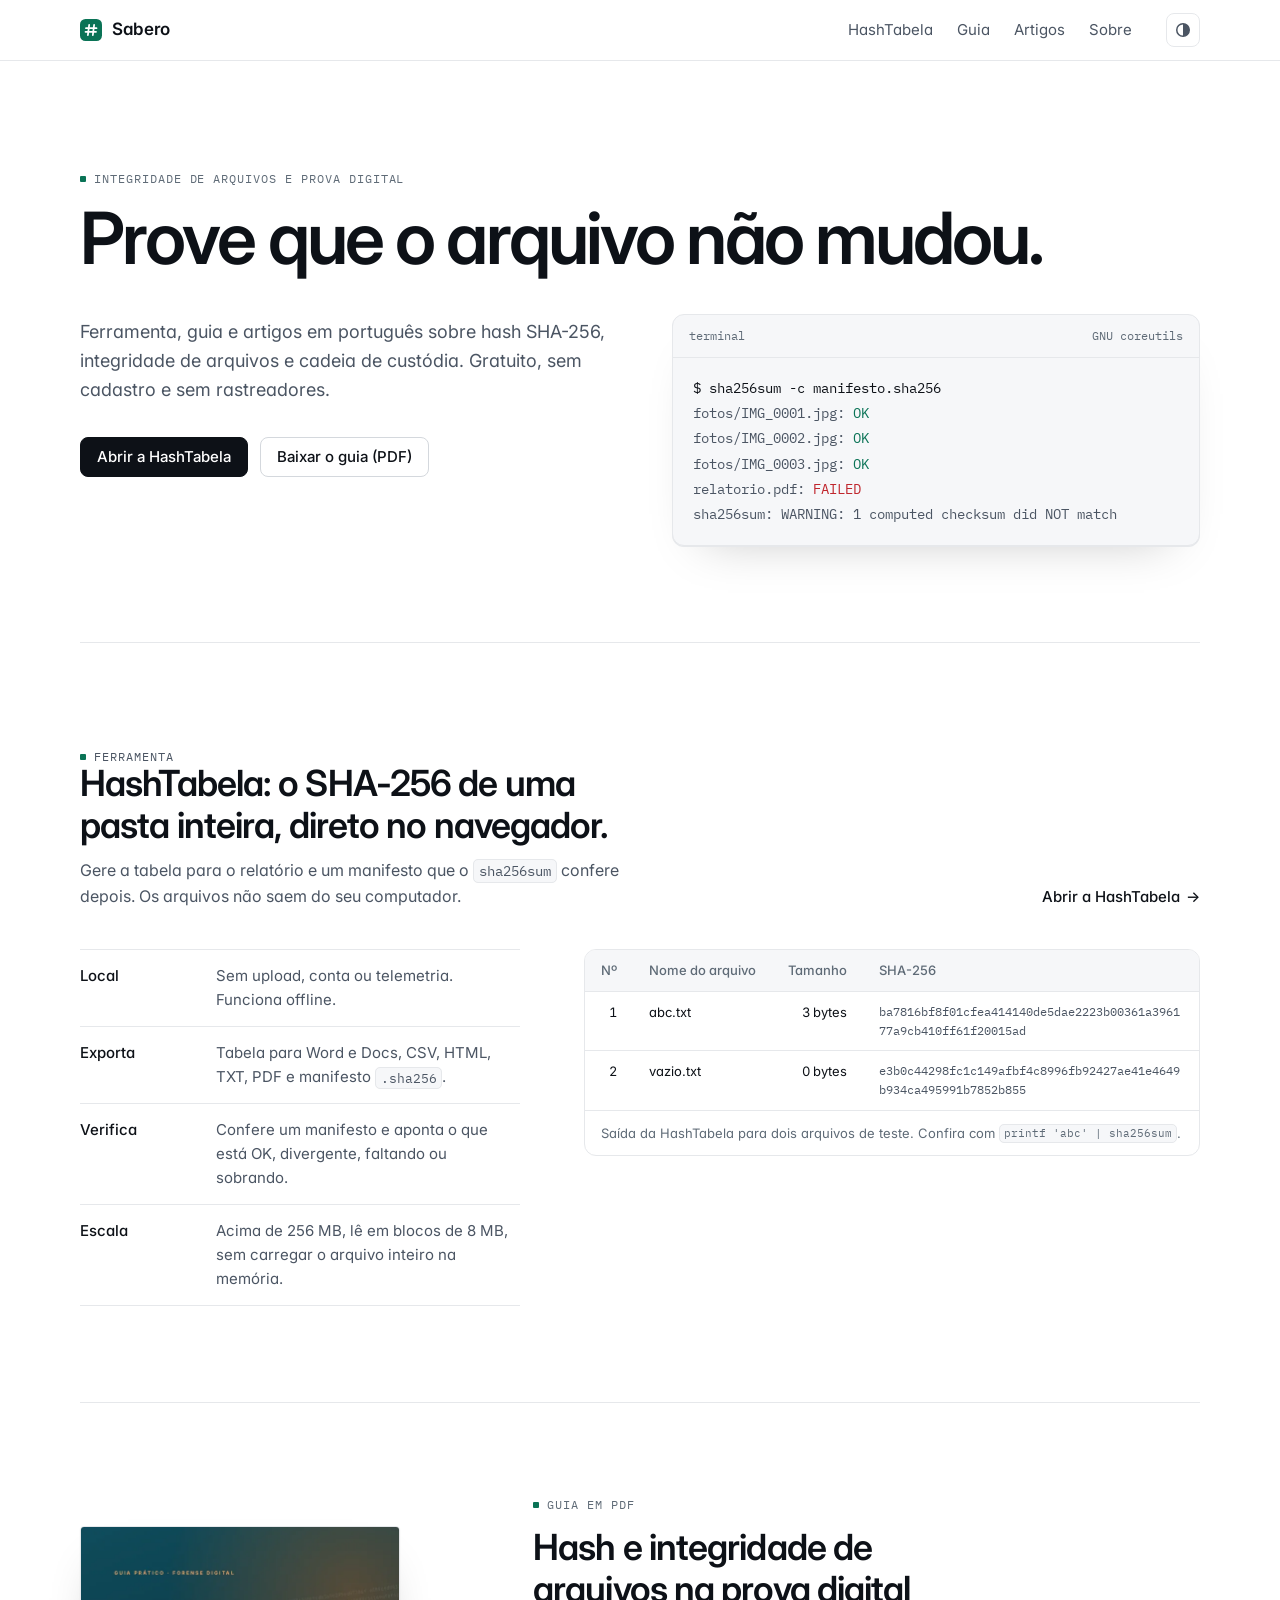
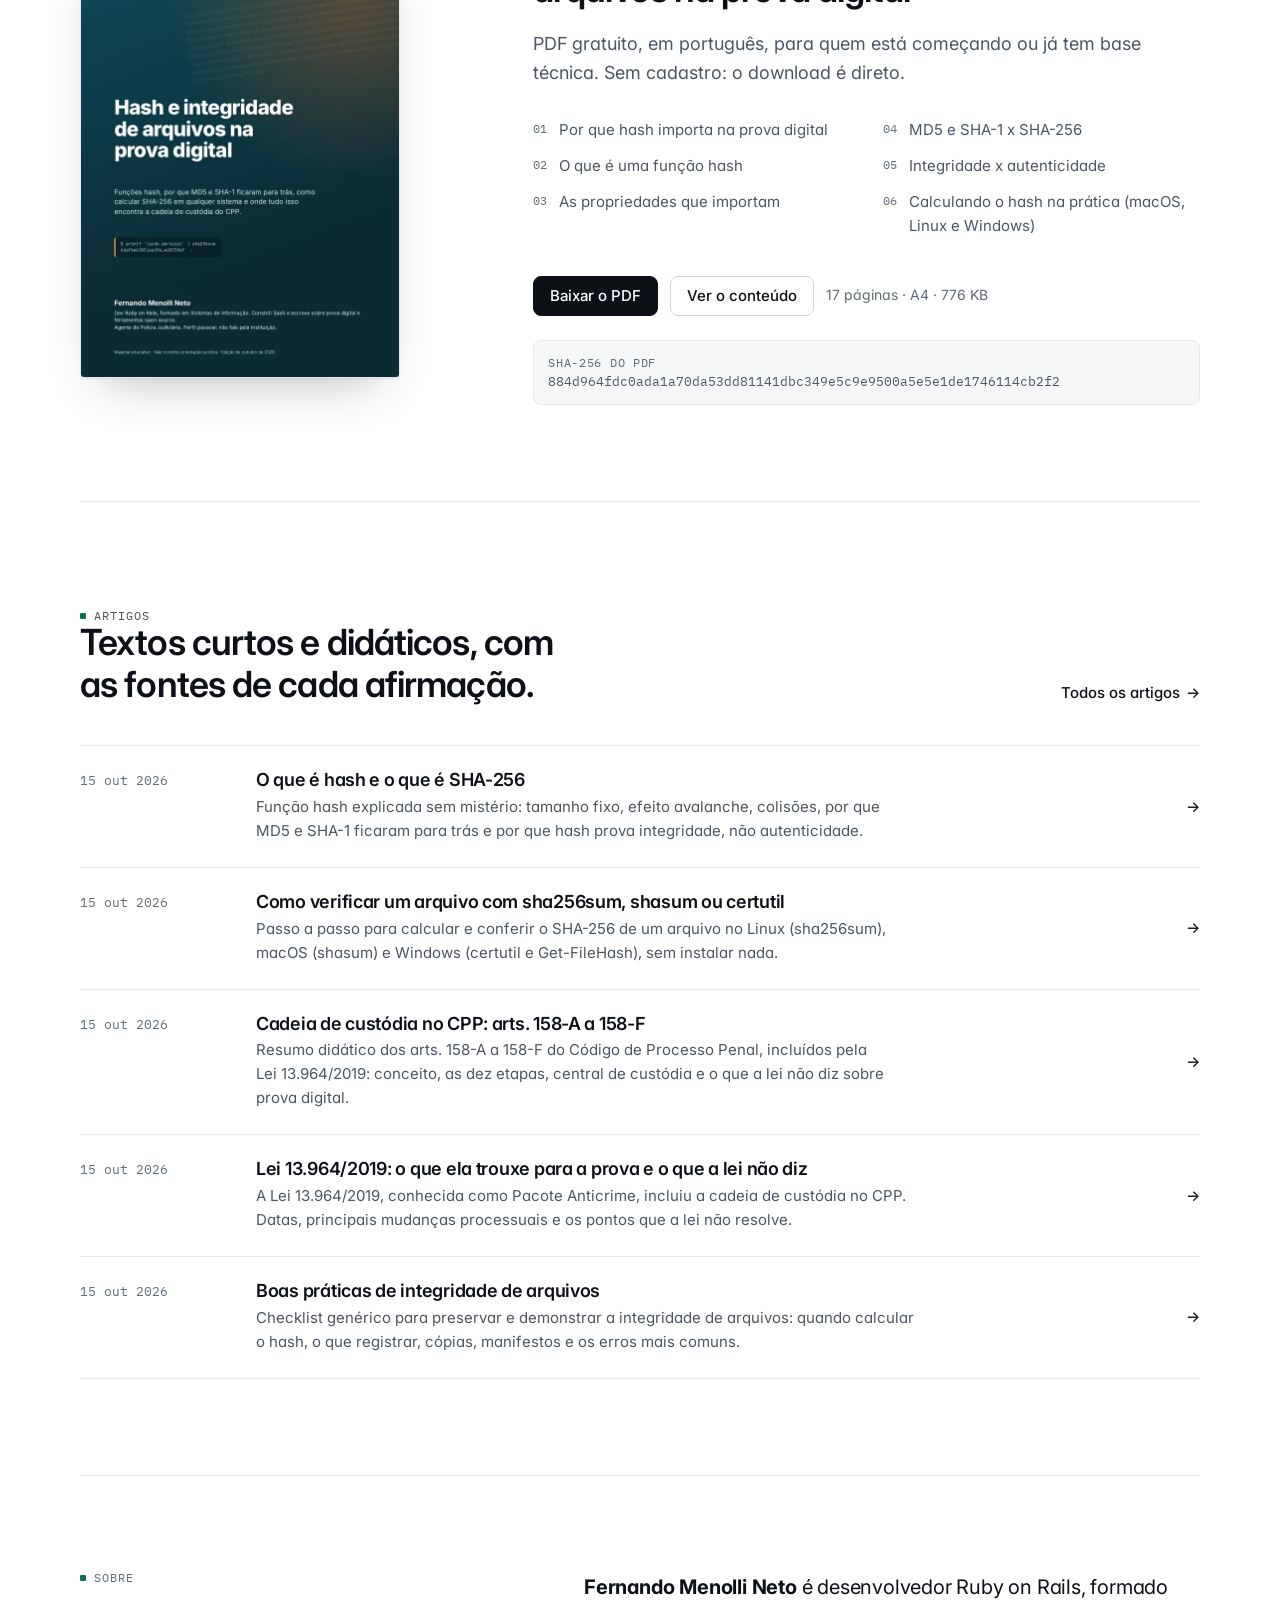
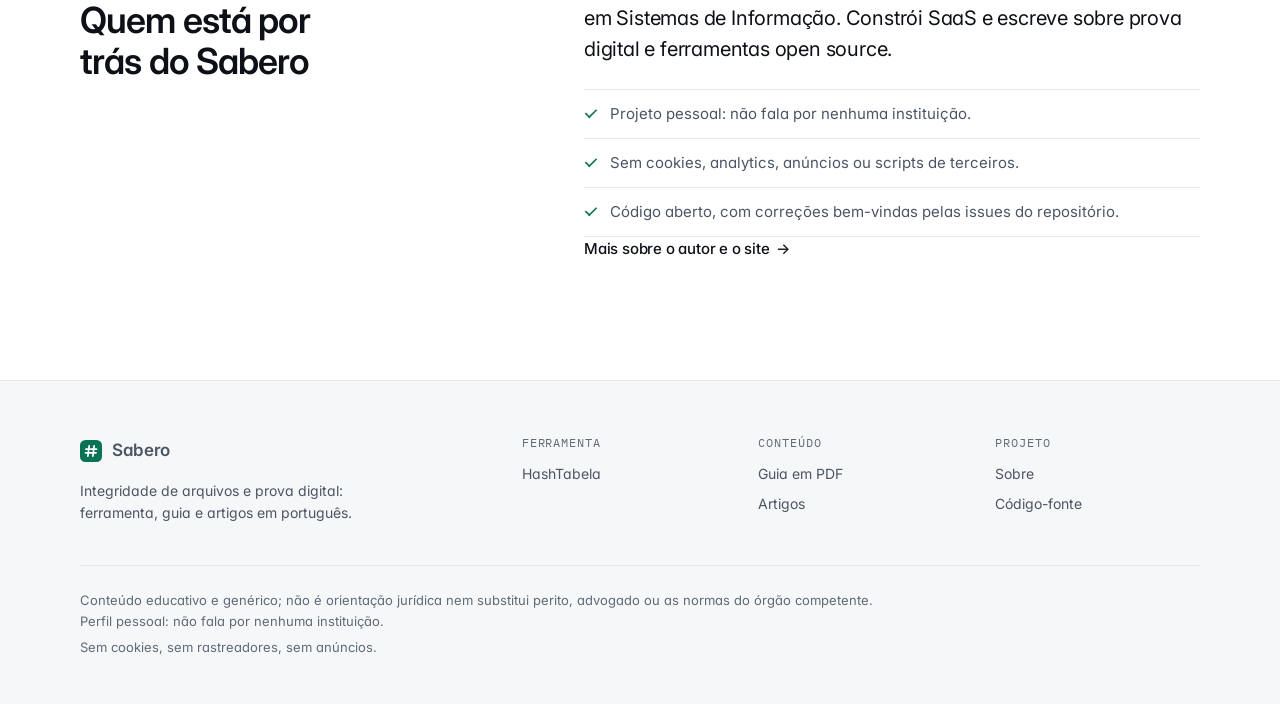
<file: index.html>
<!DOCTYPE html>
<html lang="pt-BR">
<head>
<meta charset="utf-8">
<meta name="viewport" content="width=device-width, initial-scale=1">
<title>Sabero · Integridade de arquivos e prova digital</title>
<meta name="description" content="Ferramenta gratuita para calcular SHA-256 no navegador, guia em PDF e artigos didáticos sobre hash, integridade de arquivos e cadeia de custódia.">
<meta name="author" content="Fernando Menolli Neto">
<link rel="canonical" href="https://sabero.io/">
<meta name="theme-color" content="#ffffff" media="(prefers-color-scheme: light)">
<meta name="theme-color" content="#0b0d10" media="(prefers-color-scheme: dark)">
<meta property="og:site_name" content="Sabero">
<meta property="og:locale" content="pt_BR">
<meta property="og:type" content="website">
<meta property="og:title" content="Sabero · Integridade de arquivos e prova digital">
<meta property="og:description" content="Ferramenta gratuita para calcular SHA-256 no navegador, guia em PDF e artigos didáticos sobre hash, integridade de arquivos e cadeia de custódia.">
<meta property="og:url" content="https://sabero.io/">
<meta property="og:image" content="https://sabero.io/assets/og.png">
<meta property="og:image:width" content="1200">
<meta property="og:image:height" content="630">
<meta property="og:image:alt" content="Sabero: integridade de arquivos e prova digital">
<meta name="twitter:card" content="summary_large_image">
<meta name="referrer" content="strict-origin-when-cross-origin">
<link rel="icon" href="/favicon.svg" type="image/svg+xml">
<link rel="apple-touch-icon" href="/assets/apple-touch-icon.png">
<link rel="preload" href="/assets/fonts/inter.woff2" as="font" type="font/woff2" crossorigin>
<link rel="stylesheet" href="/assets/style.css">
<script>try{var t=localStorage.getItem("theme");if(t)document.documentElement.dataset.theme=t}catch(e){}</script>
<script type="application/ld+json">{"@context": "https://schema.org", "@type": "WebSite", "name": "Sabero", "url": "https://sabero.io/", "inLanguage": "pt-BR"}</script>
</head>
<body>
<a class="skip" href="#main">Pular para o conteúdo</a>
<header class="hd"><div class="wrap">
<a class="brand" href="/" aria-label="Sabero, página inicial"><svg width="22" height="22" viewBox="0 0 24 24" aria-hidden="true"><rect width="24" height="24" rx="6" fill="var(--acc)"/><path d="M10 6.5 8.6 17.5M15.4 6.5 14 17.5M6.5 10h11.5M6 14h11.5" stroke="var(--bg)" stroke-width="1.9" stroke-linecap="round"/></svg>Sabero</a>
<nav class="nav" aria-label="Principal"><a href="/hash/">HashTabela</a><a href="/guia/">Guia</a><a href="/artigos/">Artigos</a><a href="/sobre/">Sobre</a></nav>
<button class="theme" type="button" aria-label="Alternar tema claro ou escuro" title="Alternar tema"><svg width="16" height="16" viewBox="0 0 16 16" aria-hidden="true"><circle cx="8" cy="8" r="6.25" fill="none" stroke="currentColor" stroke-width="1.5"/><path d="M8 1.75a6.25 6.25 0 0 1 0 12.5z" fill="currentColor"/></svg></button>
</div></header>
<main id="main" class="wrap">
<section class="hero">
<div class="hero-h">
<p class="eyebrow">Integridade de arquivos e prova digital</p>
<h1>Prove que o arquivo não mudou.</h1>
</div>
<div>
<p class="lead">Ferramenta, guia e artigos em português sobre hash SHA-256, integridade de arquivos e cadeia de custódia. Gratuito, sem cadastro e sem rastreadores.</p>
<p class="cta"><a class="btn pri" href="/hash/">Abrir a HashTabela</a><a class="btn" href="/guia/">Baixar o guia (PDF)</a></p>
</div>
<div class="term" role="img" aria-label="Exemplo de terminal: sha256sum confere um manifesto e aponta um arquivo alterado">
<div class="term-hd" aria-hidden="true"><span>terminal</span><span>GNU coreutils</span></div>
<pre aria-hidden="true"><span class="c">$ sha256sum -c manifesto.sha256</span>
fotos/IMG_0001.jpg: <span class="ok">OK</span>
fotos/IMG_0002.jpg: <span class="ok">OK</span>
fotos/IMG_0003.jpg: <span class="ok">OK</span>
relatorio.pdf: <span class="bad">FAILED</span>
sha256sum: WARNING: 1 computed checksum did NOT match</pre>
</div>
</section>

<section class="sec" aria-labelledby="s-tool">
<div class="sec-hd"><div><p class="eyebrow">Ferramenta</p><h2 id="s-tool">HashTabela: o SHA-256 de uma pasta inteira, direto no navegador.</h2>
<p>Gere a tabela para o relatório e um manifesto que o <code>sha256sum</code> confere depois. Os arquivos não saem do seu computador.</p></div>
<a class="arrow" href="/hash/">Abrir a HashTabela</a></div>
<div class="split">
<ul class="facts">
<li><b>Local</b><span>Sem upload, conta ou telemetria. Funciona offline.</span></li>
<li><b>Exporta</b><span>Tabela para Word e Docs, CSV, HTML, TXT, PDF e manifesto <code>.sha256</code>.</span></li>
<li><b>Verifica</b><span>Confere um manifesto e aponta o que está OK, divergente, faltando ou sobrando.</span></li>
<li><b>Escala</b><span>Acima de 256 MB, lê em blocos de 8 MB, sem carregar o arquivo inteiro na memória.</span></li>
</ul>
<figure class="figure">
<table class="sheet"><thead><tr><th class="num">Nº</th><th>Nome do arquivo</th><th class="num opt">Tamanho</th><th>SHA-256</th></tr></thead>
<tbody><tr><td class="num">1</td><td>abc.txt</td><td class="num opt">3 bytes</td><td class="mono">ba7816bf8f01cfea414140de5dae2223b00361a396177a9cb410ff61f20015ad</td></tr>
<tr><td class="num">2</td><td>vazio.txt</td><td class="num opt">0 bytes</td><td class="mono">e3b0c44298fc1c149afbf4c8996fb92427ae41e4649b934ca495991b7852b855</td></tr></tbody></table>
<figcaption>Saída da HashTabela para dois arquivos de teste. Confira com <code>printf 'abc' | sha256sum</code>.</figcaption>
</figure>
</div>
</section>

<section class="sec" aria-labelledby="s-guia">
<div class="guide">
<a href="/guia/" tabindex="-1" aria-hidden="true"><img class="cover" src="/assets/guia-capa.webp" width="640" height="906" alt="Capa do guia: Hash e integridade de arquivos na prova digital" loading="lazy"></a>
<div>
<p class="eyebrow">Guia em PDF</p>
<h2 id="s-guia" class="h2">Hash e integridade de arquivos na prova digital</h2>
<p class="lead">PDF gratuito, em português, para quem está começando ou já tem base técnica. Sem cadastro: o download é direto.</p>
<ol class="toc"><li>Por que hash importa na prova digital</li><li>O que é uma função hash</li><li>As propriedades que importam</li><li>MD5 e SHA-1 x SHA-256</li><li>Integridade x autenticidade</li><li>Calculando o hash na prática (macOS, Linux e Windows)</li></ol>
<p class="cta"><a class="btn pri" href="/guia/guia-hash-integridade.pdf" download>Baixar o PDF</a><a class="btn" href="/guia/">Ver o conteúdo</a><span class="note">17 páginas · A4 · 776 KB</span></p>
<code class="hash"><b>SHA-256 do PDF</b>884d964fdc0ada1a70da53dd81141dbc349e5c9e9500a5e5e1de1746114cb2f2</code>
</div>
</div>
</section>

<section class="sec" aria-labelledby="s-art">
<div class="sec-hd"><div><p class="eyebrow">Artigos</p><h2 id="s-art">Textos curtos e didáticos, com as fontes de cada afirmação.</h2></div>
<a class="arrow" href="/artigos/">Todos os artigos</a></div>
<ul class="posts"><li><a href="/artigos/o-que-e-hash-sha-256/"><time datetime="2026-10-15">15 out 2026</time><h3>O que é hash e o que é SHA-256</h3><p>Função hash explicada sem mistério: tamanho fixo, efeito avalanche, colisões, por que MD5 e SHA-1 ficaram para trás e por que hash prova integridade, não autenticidade.</p><span class="arrow" aria-hidden="true"></span></a></li><li><a href="/artigos/como-verificar-sha256sum-certutil/"><time datetime="2026-10-15">15 out 2026</time><h3>Como verificar um arquivo com sha256sum, shasum ou certutil</h3><p>Passo a passo para calcular e conferir o SHA-256 de um arquivo no Linux (sha256sum), macOS (shasum) e Windows (certutil e Get-FileHash), sem instalar nada.</p><span class="arrow" aria-hidden="true"></span></a></li><li><a href="/artigos/cadeia-de-custodia-cpp-158-a-158-f/"><time datetime="2026-10-15">15 out 2026</time><h3>Cadeia de custódia no CPP: arts. 158-A a 158-F</h3><p>Resumo didático dos arts. 158-A a 158-F do Código de Processo Penal, incluídos pela Lei 13.964/2019: conceito, as dez etapas, central de custódia e o que a lei não diz sobre prova digital.</p><span class="arrow" aria-hidden="true"></span></a></li><li><a href="/artigos/lei-13964-2019-cadeia-de-custodia/"><time datetime="2026-10-15">15 out 2026</time><h3>Lei 13.964/2019: o que ela trouxe para a prova e o que a lei não diz</h3><p>A Lei 13.964/2019, conhecida como Pacote Anticrime, incluiu a cadeia de custódia no CPP. Datas, principais mudanças processuais e os pontos que a lei não resolve.</p><span class="arrow" aria-hidden="true"></span></a></li><li><a href="/artigos/boas-praticas-integridade-de-arquivos/"><time datetime="2026-10-15">15 out 2026</time><h3>Boas práticas de integridade de arquivos</h3><p>Checklist genérico para preservar e demonstrar a integridade de arquivos: quando calcular o hash, o que registrar, cópias, manifestos e os erros mais comuns.</p><span class="arrow" aria-hidden="true"></span></a></li></ul>
</section>

<section class="sec" aria-labelledby="s-sobre">
<div class="split">
<div class="about-h"><p class="eyebrow">Sobre</p><h2 id="s-sobre">Quem está por trás do Sabero</h2></div>
<div class="about">
<p><strong>Fernando Menolli Neto</strong> é desenvolvedor Ruby on Rails, formado em Sistemas de Informação. Constrói SaaS e escreve sobre prova digital e ferramentas open source.</p>
<ul class="checks">
<li>Projeto pessoal: não fala por nenhuma instituição.</li>
<li>Sem cookies, analytics, anúncios ou scripts de terceiros.</li>
<li>Código aberto, com correções bem-vindas pelas issues do repositório.</li>
</ul>
<p class="cta"><a class="arrow" href="/sobre/">Mais sobre o autor e o site</a></p>
</div>
</div>
</section>
</main>
<footer class="ft"><div class="wrap">
<div class="ft-top">
<div><a class="brand" href="/"><svg width="22" height="22" viewBox="0 0 24 24" aria-hidden="true"><rect width="24" height="24" rx="6" fill="var(--acc)"/><path d="M10 6.5 8.6 17.5M15.4 6.5 14 17.5M6.5 10h11.5M6 14h11.5" stroke="var(--bg)" stroke-width="1.9" stroke-linecap="round"/></svg>Sabero</a><p>Integridade de arquivos e prova digital: ferramenta, guia e artigos em português.</p></div>
<div><h2>Ferramenta</h2><ul><li><a href="/hash/">HashTabela</a></li></ul></div>
<div><h2>Conteúdo</h2><ul><li><a href="/guia/">Guia em PDF</a></li><li><a href="/artigos/">Artigos</a></li></ul></div>
<div><h2>Projeto</h2><ul><li><a href="/sobre/">Sobre</a></li><li><a href="https://github.com/fernandomenolli/hashtabela">Código-fonte</a></li></ul></div>
</div>
<div class="ft-legal">
<p>Conteúdo educativo e genérico; não é orientação jurídica nem substitui perito, advogado ou as normas do órgão competente. Perfil pessoal: não fala por nenhuma instituição.</p>
<p>Sem cookies, sem rastreadores, sem anúncios.</p>
</div>
</div></footer>
<script>document.querySelector(".theme").onclick=function(){var d=document.documentElement,k=d.dataset.theme,n=(k?k=="dark":matchMedia("(prefers-color-scheme: dark)").matches)?"light":"dark";d.dataset.theme=n;try{localStorage.setItem("theme",n)}catch(e){}}</script>
</body>
</html>
</file>
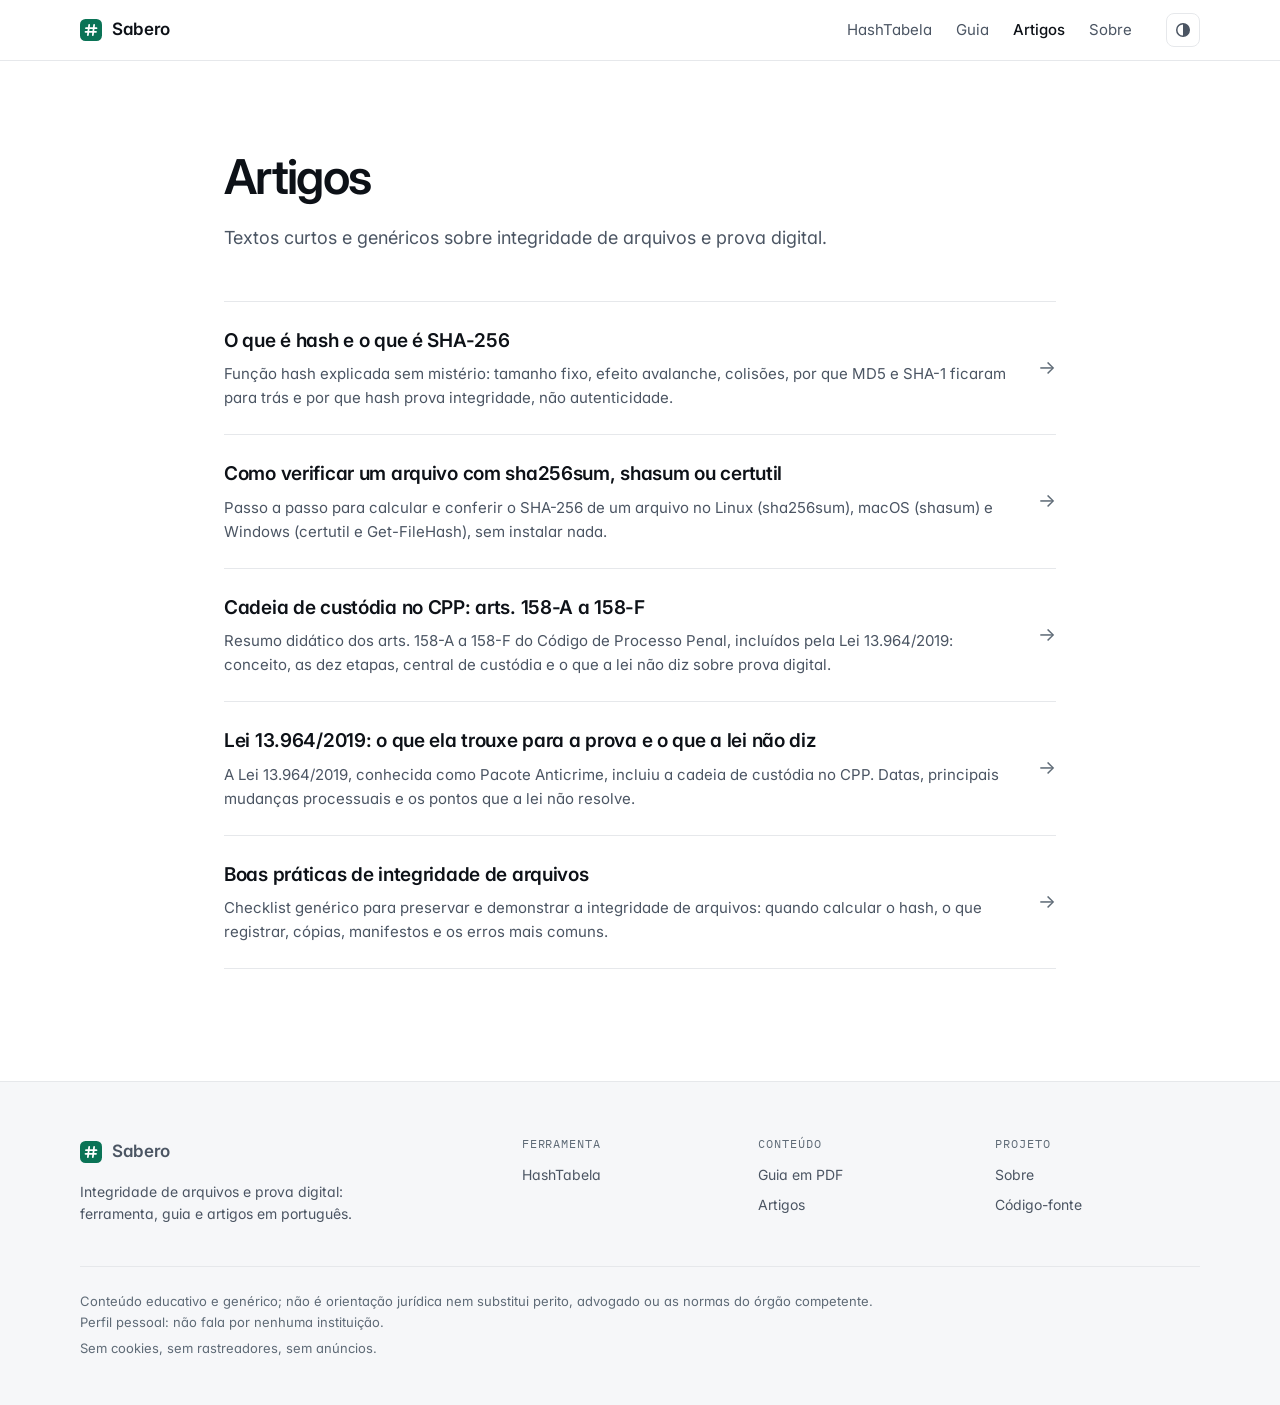
<file: artigos/index.html>
<!DOCTYPE html>
<html lang="pt-BR">
<head>
<meta charset="utf-8">
<meta name="viewport" content="width=device-width, initial-scale=1">
<title>Artigos · Sabero</title>
<meta name="description" content="Artigos curtos e didáticos sobre hash, SHA-256, verificação de arquivos, cadeia de custódia no CPP e boas práticas de integridade.">
<meta name="author" content="Fernando Menolli Neto">
<link rel="canonical" href="https://sabero.io/artigos/">
<meta name="theme-color" content="#ffffff" media="(prefers-color-scheme: light)">
<meta name="theme-color" content="#0b0d10" media="(prefers-color-scheme: dark)">
<meta property="og:site_name" content="Sabero">
<meta property="og:locale" content="pt_BR">
<meta property="og:type" content="website">
<meta property="og:title" content="Artigos · Sabero">
<meta property="og:description" content="Artigos curtos e didáticos sobre hash, SHA-256, verificação de arquivos, cadeia de custódia no CPP e boas práticas de integridade.">
<meta property="og:url" content="https://sabero.io/artigos/">
<meta property="og:image" content="https://sabero.io/assets/og.png">
<meta property="og:image:width" content="1200">
<meta property="og:image:height" content="630">
<meta property="og:image:alt" content="Sabero: integridade de arquivos e prova digital">
<meta name="twitter:card" content="summary_large_image">
<meta name="referrer" content="strict-origin-when-cross-origin">
<link rel="icon" href="/favicon.svg" type="image/svg+xml">
<link rel="apple-touch-icon" href="/assets/apple-touch-icon.png">
<link rel="preload" href="/assets/fonts/inter.woff2" as="font" type="font/woff2" crossorigin>
<link rel="stylesheet" href="/assets/style.css">
<script>try{var t=localStorage.getItem("theme");if(t)document.documentElement.dataset.theme=t}catch(e){}</script>
</head>
<body>
<a class="skip" href="#main">Pular para o conteúdo</a>
<header class="hd"><div class="wrap">
<a class="brand" href="/" aria-label="Sabero, página inicial"><svg width="22" height="22" viewBox="0 0 24 24" aria-hidden="true"><rect width="24" height="24" rx="6" fill="var(--acc)"/><path d="M10 6.5 8.6 17.5M15.4 6.5 14 17.5M6.5 10h11.5M6 14h11.5" stroke="var(--bg)" stroke-width="1.9" stroke-linecap="round"/></svg>Sabero</a>
<nav class="nav" aria-label="Principal"><a href="/hash/">HashTabela</a><a href="/guia/">Guia</a><a href="/artigos/" aria-current="page">Artigos</a><a href="/sobre/">Sobre</a></nav>
<button class="theme" type="button" aria-label="Alternar tema claro ou escuro" title="Alternar tema"><svg width="16" height="16" viewBox="0 0 16 16" aria-hidden="true"><circle cx="8" cy="8" r="6.25" fill="none" stroke="currentColor" stroke-width="1.5"/><path d="M8 1.75a6.25 6.25 0 0 1 0 12.5z" fill="currentColor"/></svg></button>
</div></header>
<main id="main" class="wrap page">
<div class="index">
<h1>Artigos</h1>
<p class="lead">Textos curtos e genéricos sobre integridade de arquivos e prova digital.</p>
<ul class="list"><li><a href="/artigos/o-que-e-hash-sha-256/"><strong>O que é hash e o que é SHA-256</strong></a><span>Função hash explicada sem mistério: tamanho fixo, efeito avalanche, colisões, por que MD5 e SHA-1 ficaram para trás e por que hash prova integridade, não autenticidade.</span></li><li><a href="/artigos/como-verificar-sha256sum-certutil/"><strong>Como verificar um arquivo com sha256sum, shasum ou certutil</strong></a><span>Passo a passo para calcular e conferir o SHA-256 de um arquivo no Linux (sha256sum), macOS (shasum) e Windows (certutil e Get-FileHash), sem instalar nada.</span></li><li><a href="/artigos/cadeia-de-custodia-cpp-158-a-158-f/"><strong>Cadeia de custódia no CPP: arts. 158-A a 158-F</strong></a><span>Resumo didático dos arts. 158-A a 158-F do Código de Processo Penal, incluídos pela Lei 13.964/2019: conceito, as dez etapas, central de custódia e o que a lei não diz sobre prova digital.</span></li><li><a href="/artigos/lei-13964-2019-cadeia-de-custodia/"><strong>Lei 13.964/2019: o que ela trouxe para a prova e o que a lei não diz</strong></a><span>A Lei 13.964/2019, conhecida como Pacote Anticrime, incluiu a cadeia de custódia no CPP. Datas, principais mudanças processuais e os pontos que a lei não resolve.</span></li><li><a href="/artigos/boas-praticas-integridade-de-arquivos/"><strong>Boas práticas de integridade de arquivos</strong></a><span>Checklist genérico para preservar e demonstrar a integridade de arquivos: quando calcular o hash, o que registrar, cópias, manifestos e os erros mais comuns.</span></li></ul>
</div>
</main>
<footer class="ft"><div class="wrap">
<div class="ft-top">
<div><a class="brand" href="/"><svg width="22" height="22" viewBox="0 0 24 24" aria-hidden="true"><rect width="24" height="24" rx="6" fill="var(--acc)"/><path d="M10 6.5 8.6 17.5M15.4 6.5 14 17.5M6.5 10h11.5M6 14h11.5" stroke="var(--bg)" stroke-width="1.9" stroke-linecap="round"/></svg>Sabero</a><p>Integridade de arquivos e prova digital: ferramenta, guia e artigos em português.</p></div>
<div><h2>Ferramenta</h2><ul><li><a href="/hash/">HashTabela</a></li></ul></div>
<div><h2>Conteúdo</h2><ul><li><a href="/guia/">Guia em PDF</a></li><li><a href="/artigos/">Artigos</a></li></ul></div>
<div><h2>Projeto</h2><ul><li><a href="/sobre/">Sobre</a></li><li><a href="https://github.com/fernandomenolli/hashtabela">Código-fonte</a></li></ul></div>
</div>
<div class="ft-legal">
<p>Conteúdo educativo e genérico; não é orientação jurídica nem substitui perito, advogado ou as normas do órgão competente. Perfil pessoal: não fala por nenhuma instituição.</p>
<p>Sem cookies, sem rastreadores, sem anúncios.</p>
</div>
</div></footer>
<script>document.querySelector(".theme").onclick=function(){var d=document.documentElement,k=d.dataset.theme,n=(k?k=="dark":matchMedia("(prefers-color-scheme: dark)").matches)?"light":"dark";d.dataset.theme=n;try{localStorage.setItem("theme",n)}catch(e){}}</script>
</body>
</html>
</file>
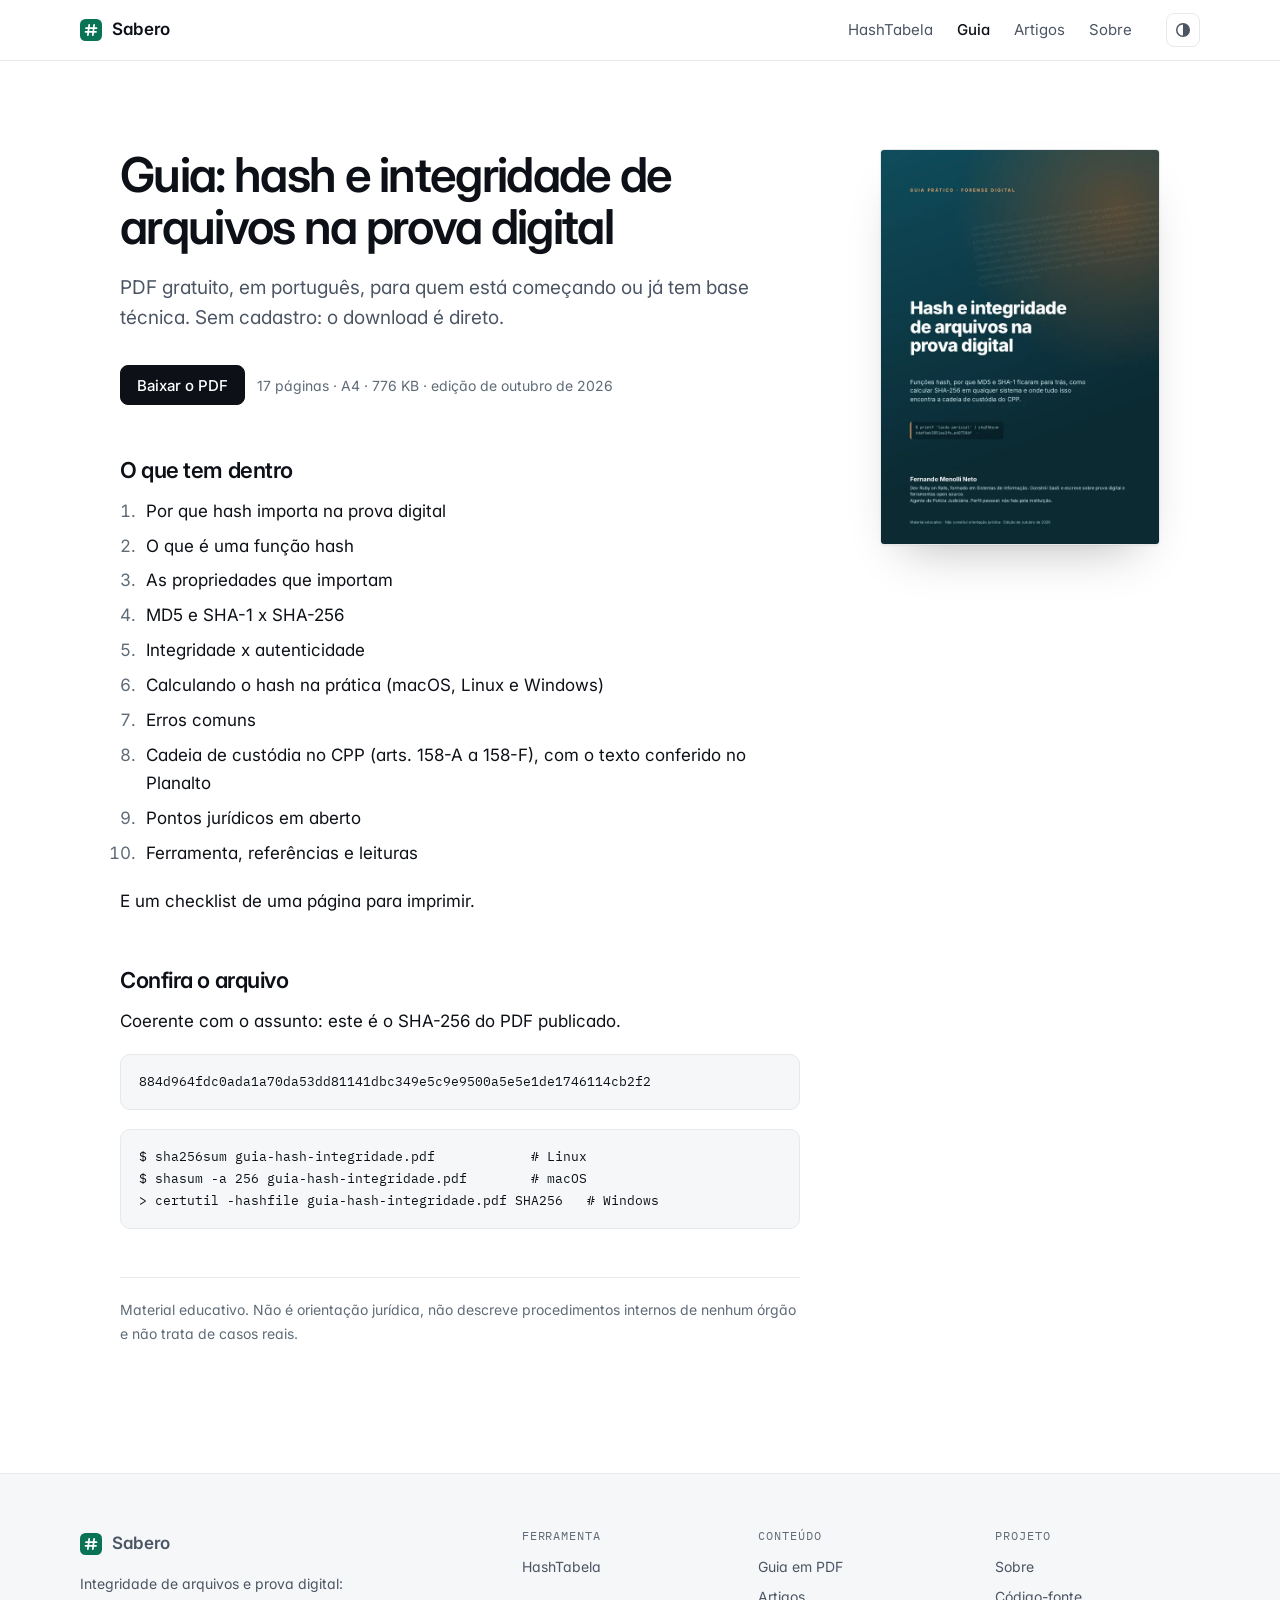
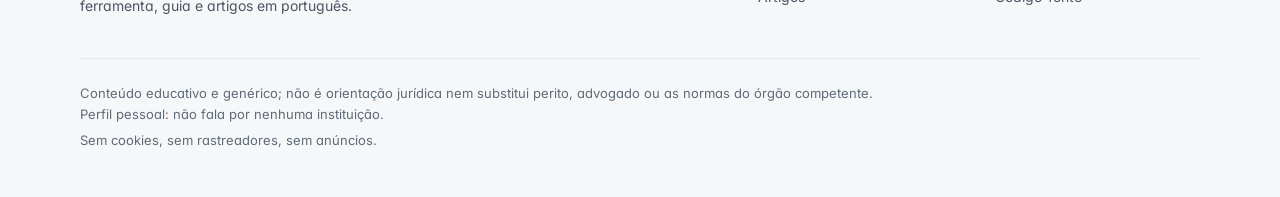
<file: guia/index.html>
<!DOCTYPE html>
<html lang="pt-BR">
<head>
<meta charset="utf-8">
<meta name="viewport" content="width=device-width, initial-scale=1">
<title>Guia: hash e integridade de arquivos na prova digital · Sabero</title>
<meta name="description" content="Baixe grátis o guia em PDF sobre hash e integridade de arquivos: SHA-256, MD5 e SHA-1, comandos para Linux, macOS e Windows, cadeia de custódia no CPP e checklist.">
<meta name="author" content="Fernando Menolli Neto">
<link rel="canonical" href="https://sabero.io/guia/">
<meta name="theme-color" content="#ffffff" media="(prefers-color-scheme: light)">
<meta name="theme-color" content="#0b0d10" media="(prefers-color-scheme: dark)">
<meta property="og:site_name" content="Sabero">
<meta property="og:locale" content="pt_BR">
<meta property="og:type" content="website">
<meta property="og:title" content="Guia: hash e integridade de arquivos na prova digital · Sabero">
<meta property="og:description" content="Baixe grátis o guia em PDF sobre hash e integridade de arquivos: SHA-256, MD5 e SHA-1, comandos para Linux, macOS e Windows, cadeia de custódia no CPP e checklist.">
<meta property="og:url" content="https://sabero.io/guia/">
<meta property="og:image" content="https://sabero.io/assets/og.png">
<meta property="og:image:width" content="1200">
<meta property="og:image:height" content="630">
<meta property="og:image:alt" content="Sabero: integridade de arquivos e prova digital">
<meta name="twitter:card" content="summary_large_image">
<meta name="referrer" content="strict-origin-when-cross-origin">
<link rel="icon" href="/favicon.svg" type="image/svg+xml">
<link rel="apple-touch-icon" href="/assets/apple-touch-icon.png">
<link rel="preload" href="/assets/fonts/inter.woff2" as="font" type="font/woff2" crossorigin>
<link rel="stylesheet" href="/assets/style.css">
<script>try{var t=localStorage.getItem("theme");if(t)document.documentElement.dataset.theme=t}catch(e){}</script>
</head>
<body>
<a class="skip" href="#main">Pular para o conteúdo</a>
<header class="hd"><div class="wrap">
<a class="brand" href="/" aria-label="Sabero, página inicial"><svg width="22" height="22" viewBox="0 0 24 24" aria-hidden="true"><rect width="24" height="24" rx="6" fill="var(--acc)"/><path d="M10 6.5 8.6 17.5M15.4 6.5 14 17.5M6.5 10h11.5M6 14h11.5" stroke="var(--bg)" stroke-width="1.9" stroke-linecap="round"/></svg>Sabero</a>
<nav class="nav" aria-label="Principal"><a href="/hash/">HashTabela</a><a href="/guia/" aria-current="page">Guia</a><a href="/artigos/">Artigos</a><a href="/sobre/">Sobre</a></nav>
<button class="theme" type="button" aria-label="Alternar tema claro ou escuro" title="Alternar tema"><svg width="16" height="16" viewBox="0 0 16 16" aria-hidden="true"><circle cx="8" cy="8" r="6.25" fill="none" stroke="currentColor" stroke-width="1.5"/><path d="M8 1.75a6.25 6.25 0 0 1 0 12.5z" fill="currentColor"/></svg></button>
</div></header>
<main id="main" class="wrap page">
<div class="guia">
<article class="prose">
<h1>Guia: hash e integridade de arquivos na prova digital</h1>
<p class="lead">PDF gratuito, em português, para quem está começando ou já tem base técnica. Sem cadastro: o download é direto.</p>
<p class="cta"><a class="btn pri" href="/guia/guia-hash-integridade.pdf" download>Baixar o PDF</a> <span class="note">17 páginas · A4 · 776 KB · edição de outubro de 2026</span></p>
<h2>O que tem dentro</h2>
<ol>
<li>Por que hash importa na prova digital</li>
<li>O que é uma função hash</li>
<li>As propriedades que importam</li>
<li>MD5 e SHA-1 x SHA-256</li>
<li>Integridade x autenticidade</li>
<li>Calculando o hash na prática (macOS, Linux e Windows)</li>
<li>Erros comuns</li>
<li>Cadeia de custódia no CPP (arts. 158-A a 158-F), com o texto conferido no Planalto</li>
<li>Pontos jurídicos em aberto</li>
<li>Ferramenta, referências e leituras</li>
</ol>
<p>E um checklist de uma página para imprimir.</p>
<h2>Confira o arquivo</h2>
<p>Coerente com o assunto: este é o SHA-256 do PDF publicado.</p>
<pre><code>884d964fdc0ada1a70da53dd81141dbc349e5c9e9500a5e5e1de1746114cb2f2</code></pre>
<pre><code>$ sha256sum guia-hash-integridade.pdf            # Linux
$ shasum -a 256 guia-hash-integridade.pdf        # macOS
&gt; certutil -hashfile guia-hash-integridade.pdf SHA256   # Windows</code></pre>
<p class="note">Material educativo. Não é orientação jurídica, não descreve procedimentos internos de nenhum órgão e não trata de casos reais.</p>
</article>
<aside><a href="/guia/guia-hash-integridade.pdf" download aria-label="Baixar o PDF do guia"><img class="cover" src="/assets/guia-capa.webp" width="640" height="906" alt="Capa do guia: Hash e integridade de arquivos na prova digital"></a></aside>
</div>
</main>
<footer class="ft"><div class="wrap">
<div class="ft-top">
<div><a class="brand" href="/"><svg width="22" height="22" viewBox="0 0 24 24" aria-hidden="true"><rect width="24" height="24" rx="6" fill="var(--acc)"/><path d="M10 6.5 8.6 17.5M15.4 6.5 14 17.5M6.5 10h11.5M6 14h11.5" stroke="var(--bg)" stroke-width="1.9" stroke-linecap="round"/></svg>Sabero</a><p>Integridade de arquivos e prova digital: ferramenta, guia e artigos em português.</p></div>
<div><h2>Ferramenta</h2><ul><li><a href="/hash/">HashTabela</a></li></ul></div>
<div><h2>Conteúdo</h2><ul><li><a href="/guia/">Guia em PDF</a></li><li><a href="/artigos/">Artigos</a></li></ul></div>
<div><h2>Projeto</h2><ul><li><a href="/sobre/">Sobre</a></li><li><a href="https://github.com/fernandomenolli/hashtabela">Código-fonte</a></li></ul></div>
</div>
<div class="ft-legal">
<p>Conteúdo educativo e genérico; não é orientação jurídica nem substitui perito, advogado ou as normas do órgão competente. Perfil pessoal: não fala por nenhuma instituição.</p>
<p>Sem cookies, sem rastreadores, sem anúncios.</p>
</div>
</div></footer>
<script>document.querySelector(".theme").onclick=function(){var d=document.documentElement,k=d.dataset.theme,n=(k?k=="dark":matchMedia("(prefers-color-scheme: dark)").matches)?"light":"dark";d.dataset.theme=n;try{localStorage.setItem("theme",n)}catch(e){}}</script>
</body>
</html>
</file>
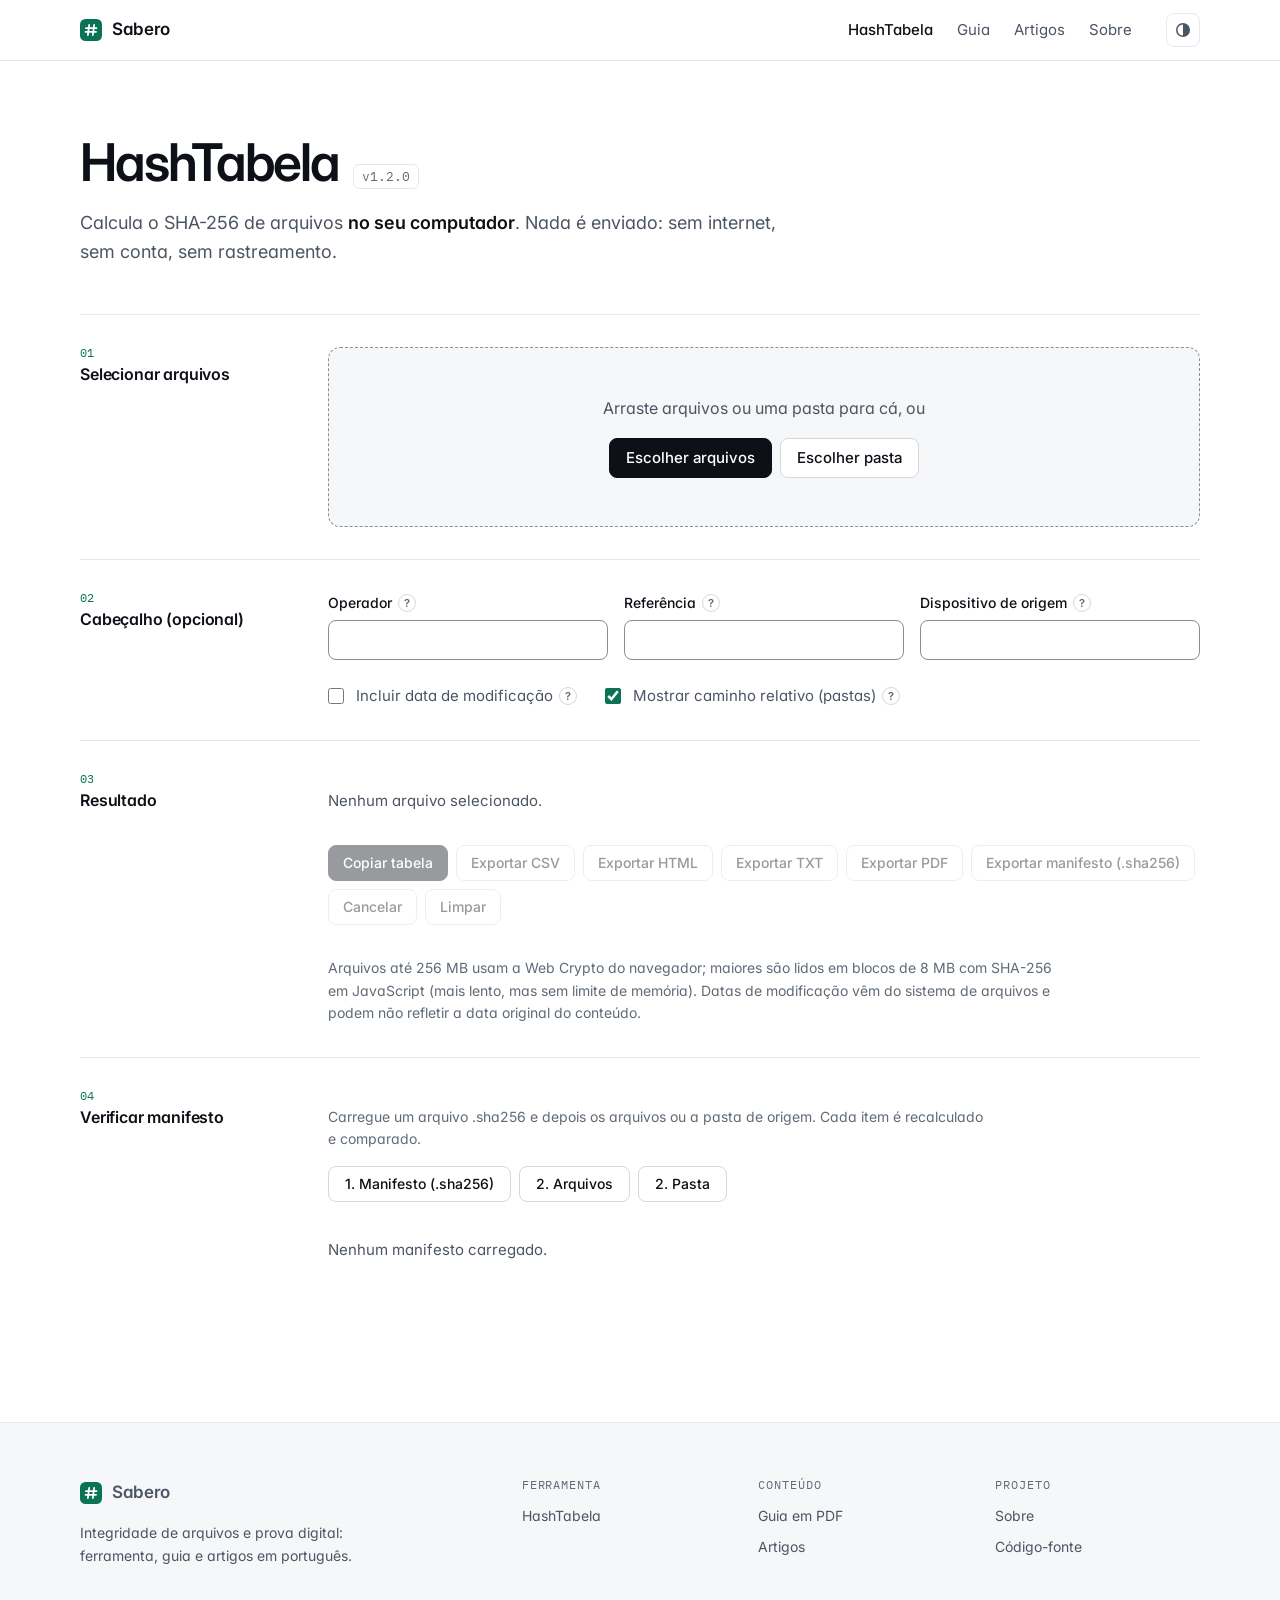
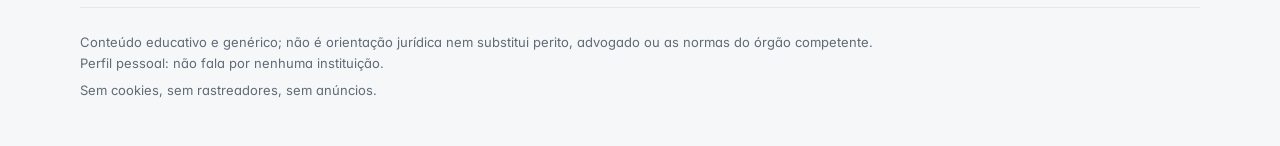
<file: hash/index.html>
<!DOCTYPE html>
<html lang="pt-BR">
<head>
<meta charset="utf-8">
<meta name="viewport" content="width=device-width, initial-scale=1">
<meta http-equiv="Content-Security-Policy" content="default-src 'none'; script-src 'unsafe-inline'; style-src 'unsafe-inline'; img-src 'self' data:; font-src 'self';">
<title>HashTabela: SHA-256 local e offline · Sabero</title>
<meta name="description" content="Calcule o SHA-256 de vários arquivos no navegador, sem enviar nada. Exporte tabela, CSV ou manifesto .sha256 e verifique depois. Grátis e offline.">
<link rel="canonical" href="https://sabero.io/hash/">
<meta property="og:site_name" content="Sabero">
<meta property="og:locale" content="pt_BR">
<meta property="og:type" content="website">
<meta property="og:title" content="HashTabela: SHA-256 local e offline">
<meta property="og:description" content="Calcule o SHA-256 de vários arquivos no navegador, sem enviar nada. Exporte tabela, CSV ou manifesto .sha256.">
<meta property="og:url" content="https://sabero.io/hash/">
<meta property="og:image" content="https://sabero.io/assets/og.png">
<meta property="og:image:width" content="1200">
<meta property="og:image:height" content="630">
<meta name="twitter:card" content="summary_large_image">
<meta name="theme-color" content="#ffffff" media="(prefers-color-scheme: light)">
<meta name="theme-color" content="#0b0d10" media="(prefers-color-scheme: dark)">
<link rel="icon" href="/favicon.svg" type="image/svg+xml">
<link rel="apple-touch-icon" href="/assets/apple-touch-icon.png">
<link rel="preload" href="/assets/fonts/inter.woff2" as="font" type="font/woff2" crossorigin>
<script>try{var t=localStorage.getItem("theme");if(t)document.documentElement.dataset.theme=t}catch(e){}</script>
<style>
/* Sabero · design system. /hash/ embute uma cópia deste arquivo (precisa funcionar offline). */
@font-face{font-family:Inter;src:url(/assets/fonts/inter.woff2) format("woff2");font-weight:100 900;font-style:normal;font-display:swap}
@font-face{font-family:Inter;src:url(/assets/fonts/inter-italic.woff2) format("woff2");font-weight:100 900;font-style:italic;font-display:swap}
@font-face{font-family:"Plex Mono";src:url(/assets/fonts/plex-mono.woff2) format("woff2");font-weight:400;font-display:swap}

:root{
 color-scheme:light dark;
 --bg:light-dark(#fff,#0b0d10);
 --bg-2:light-dark(#f6f7f9,#12151a);
 --line:light-dark(#e6e8eb,#1f242b);
 --line-2:light-dark(#d4d8dd,#2c333b);
 --field:light-dark(#868f99,#59636e);
 --fg:light-dark(#0d1117,#e8ebef);
 --fg-2:light-dark(#4b5563,#a3adb8);
 --fg-3:light-dark(#5f6b77,#8b95a1);
 --acc:light-dark(#0a7356,#3ccf91);
 --acc-bg:light-dark(#e8f5ef,#0f2a20);
 --bad:light-dark(#c0262d,#ff7b7b);
 --warn:light-dark(#8f5300,#e3a73f);
 --sans:Inter,ui-sans-serif,system-ui,-apple-system,"Segoe UI",Roboto,sans-serif;
 --mono:"Plex Mono",ui-monospace,SFMono-Regular,Menlo,Consolas,monospace;
 --r:10px;
 --gut:clamp(20px,4vw,40px);
 --ease:cubic-bezier(.2,.7,.2,1);
}
:root[data-theme=light]{color-scheme:light}
:root[data-theme=dark]{color-scheme:dark}

*,*::before,*::after{box-sizing:border-box}
html{-webkit-text-size-adjust:100%;scroll-padding-top:80px}
body{margin:0;background:var(--bg);color:var(--fg);font:400 16px/1.6 var(--sans);font-feature-settings:"cv11";-webkit-font-smoothing:antialiased;text-rendering:optimizeLegibility}
img{max-width:100%;height:auto;display:block}
a{color:inherit;text-decoration-color:var(--line-2);text-underline-offset:3px;text-decoration-thickness:1px;transition:color .15s,text-decoration-color .15s}
a:hover{text-decoration-color:currentColor}
:focus-visible{outline:2px solid var(--acc);outline-offset:3px;border-radius:4px}
::selection{background:var(--acc-bg)}
code,pre,kbd,.mono{font-family:var(--mono)}
h1,h2,h3{font-weight:600;letter-spacing:-.025em;line-height:1.15;margin:0;text-wrap:balance}
p{text-wrap:pretty}
.vh{position:absolute;width:1px;height:1px;overflow:hidden;clip:rect(0 0 0 0);white-space:nowrap}
.skip{position:absolute;left:var(--gut);top:-48px;z-index:20;padding:8px 12px;background:var(--fg);color:var(--bg);border-radius:6px}
.skip:focus{top:12px}

.wrap{max-width:1200px;margin:0 auto;padding:0 var(--gut)}

/* ---- Cabeçalho ---- */
.hd{position:sticky;top:0;z-index:10;background:color-mix(in srgb,var(--bg) 86%,transparent);backdrop-filter:saturate(1.4) blur(12px);-webkit-backdrop-filter:saturate(1.4) blur(12px);border-bottom:1px solid var(--line)}
.hd .wrap{display:flex;align-items:center;gap:24px;height:60px}
.brand{display:inline-flex;align-items:center;gap:10px;font-weight:600;font-size:1.0625rem;letter-spacing:-.02em;text-decoration:none;margin-right:auto}
.brand svg{flex:none}
.nav{display:flex;gap:4px}
.nav a{padding:6px 10px;border-radius:6px;color:var(--fg-2);font-size:.9375rem;text-decoration:none}
.nav a:hover{color:var(--fg);background:var(--bg-2)}
.nav a[aria-current]{color:var(--fg);font-weight:500}
.theme{display:grid;place-items:center;width:34px;height:34px;padding:0;border:1px solid var(--line);border-radius:8px;background:none;color:var(--fg-2);cursor:pointer;transition:color .15s,border-color .15s}
.theme:hover{color:var(--fg);border-color:var(--line-2)}
@media (max-width:640px){
 .hd .wrap{flex-wrap:wrap;height:auto;gap:0 12px;padding-top:10px}
 .nav{order:3;width:100%;margin:6px -10px 0;padding-bottom:6px;overflow-x:auto}
}

/* ---- Tipografia de apoio ---- */
.eyebrow{display:flex;align-items:center;gap:8px;margin:0 0 16px;font:400 .75rem/1 var(--mono);letter-spacing:.08em;text-transform:uppercase;color:var(--fg-3)}
.eyebrow::before{content:"";width:6px;height:6px;border-radius:1px;background:var(--acc)}
.lead{font-size:1.125rem;line-height:1.6;color:var(--fg-2);margin:20px 0 0;max-width:38em}
.note,.meta{color:var(--fg-3);font-size:.875rem}

/* ---- Botões ---- */
.btn{display:inline-flex;align-items:center;gap:8px;height:40px;padding:0 16px;border:1px solid var(--line-2);border-radius:8px;background:var(--bg);color:var(--fg);font:500 .9375rem/1 var(--sans);text-decoration:none;cursor:pointer;transition:background .15s,border-color .15s,transform .15s var(--ease)}
.btn:hover{border-color:var(--field);background:var(--bg-2)}
.btn.pri{background:var(--fg);border-color:var(--fg);color:var(--bg)}
.btn.pri:hover{background:color-mix(in srgb,var(--fg) 86%,var(--bg))}
.btn:active{transform:translateY(1px)}
.cta{display:flex;flex-wrap:wrap;align-items:center;gap:12px;margin:32px 0 0}
.arrow{display:inline-flex;align-items:center;gap:6px;font-weight:500;font-size:.9375rem;text-decoration:none;color:var(--fg)}
.arrow::after{content:"→";transition:transform .2s var(--ease)}
.arrow:hover::after,a:hover>.arrow::after{transform:translateX(3px)}

/* ---- Seções da home ---- */
.hero{display:grid;gap:40px 64px;align-items:start;padding-block:clamp(56px,9vw,112px) clamp(56px,8vw,96px)}
.hero h1{font-size:clamp(2.5rem,1.2rem + 4.6vw,4.5rem);letter-spacing:-.04em;line-height:1.02}
.sec{padding-block:clamp(56px,8vw,96px);border-top:1px solid var(--line)}
.sec-hd{display:flex;flex-wrap:wrap;align-items:end;justify-content:space-between;gap:16px 32px;margin-bottom:40px}
.sec-hd h2,.h2{font-size:clamp(1.625rem,1.1rem + 1.8vw,2.25rem);max-width:22em}
.sec-hd p{margin:12px 0 0;color:var(--fg-2);max-width:36em}
.split{display:grid;gap:40px}
@media (min-width:960px){
 .hero{grid-template-columns:minmax(0,1fr) minmax(0,1fr)}
 .hero-h{grid-column:1/-1}
 .hero .lead{margin-top:4px}
 .split{grid-template-columns:minmax(0,5fr) minmax(0,7fr);gap:64px;align-items:start}
}

/* Painel de terminal */
.term{border:1px solid var(--line);border-radius:12px;background:var(--bg-2);overflow:hidden;font:400 .875rem/1.8 var(--mono);box-shadow:0 1px 0 var(--line),0 24px 48px -32px rgb(0 0 0/.25)}
.term-hd{display:flex;justify-content:space-between;gap:12px;padding:10px 16px;border-bottom:1px solid var(--line);color:var(--fg-3);font-size:.75rem}
.term pre{margin:0;padding:18px 20px;white-space:pre-wrap;overflow-wrap:anywhere;color:var(--fg-2)}
.term .c{color:var(--fg)}
.term .ok{color:var(--acc)}
.term .bad{color:var(--bad)}

/* Ferramenta */
.facts{display:grid;gap:0;margin:0;padding:0;list-style:none;border-top:1px solid var(--line)}
.facts li{display:grid;grid-template-columns:7.5rem 1fr;gap:16px;padding:14px 0;border-bottom:1px solid var(--line);font-size:.9375rem;color:var(--fg-2)}
.facts b{font-weight:500;color:var(--fg)}
.figure{margin:0;border:1px solid var(--line);border-radius:12px;background:var(--bg);overflow:hidden}
.figure figcaption{padding:12px 16px;border-top:1px solid var(--line);font-size:.8125rem;color:var(--fg-3)}
.sheet{width:100%;border-collapse:collapse;font-size:.8125rem}
.sheet th{white-space:nowrap;font-weight:500;color:var(--fg-3);text-align:left;background:var(--bg-2)}
.sheet th,.sheet td{padding:10px 16px;border-bottom:1px solid var(--line);vertical-align:top}
.sheet tr:last-child td{border-bottom:0}
.sheet td.mono{font-size:.75rem;word-break:break-all;color:var(--fg-2)}
.sheet .num{text-align:right;white-space:nowrap;font-variant-numeric:tabular-nums}
@media (max-width:560px){.sheet .opt{display:none}}

/* Guia em destaque */
.guide{display:grid;gap:40px;align-items:center}
.cover{justify-self:center;width:min(100%,320px);border:1px solid var(--line);border-radius:4px;box-shadow:0 1px 2px rgb(0 0 0/.06),0 24px 48px -24px rgb(0 0 0/.3);transition:transform .3s var(--ease)}
a:hover>.cover{transform:translateY(-3px)}
@media (min-width:860px){.guide{grid-template-columns:minmax(0,4fr) minmax(0,7fr);gap:72px}}
.toc{columns:2 16rem;column-gap:32px;margin:24px 0 0;padding:0;list-style:none;counter-reset:t;font-size:.9375rem;color:var(--fg-2)}
.toc li{counter-increment:t;break-inside:avoid;padding:6px 0;display:flex;gap:12px}
.toc li::before{content:counter(t,decimal-leading-zero);font:400 .75rem/1.9 var(--mono);color:var(--fg-3)}
.hash{display:block;margin:24px 0 0;padding:12px 14px;border:1px solid var(--line);border-radius:8px;background:var(--bg-2);font:400 .8125rem/1.6 var(--mono);word-break:break-all;color:var(--fg-2)}
.hash b{display:block;font-weight:400;color:var(--fg-3);font-size:.75rem;letter-spacing:.06em;text-transform:uppercase}

/* Lista de artigos (home e /artigos/) */
.posts{margin:0;padding:0;list-style:none;border-top:1px solid var(--line)}
.posts li{border-bottom:1px solid var(--line)}
.posts a{display:grid;gap:4px 32px;padding:24px 0;text-decoration:none}
.posts time{font:400 .8125rem/1.7 var(--mono);color:var(--fg-3)}
.posts h3{font-size:1.125rem;letter-spacing:-.015em;transition:color .15s}
.posts p{margin:0;color:var(--fg-2);font-size:.9375rem;max-width:44em}
.posts a:hover h3{color:var(--acc)}
.posts a>.arrow{display:none}
@media (min-width:860px){.posts a{grid-template-columns:9rem 1fr auto}.posts a>.arrow{display:inline-flex;grid-row:1/3;grid-column:3;align-self:center}.posts time{grid-row:1/3}}

/* Sobre curto */
.about-h h2{font-size:clamp(1.625rem,1.1rem + 1.8vw,2.25rem)}
.about p{font-size:1.25rem;line-height:1.55;letter-spacing:-.01em;margin:0 0 24px;max-width:30em}
.checks{margin:0;padding:0;list-style:none;font-size:.9375rem;color:var(--fg-2)}
.checks li{display:flex;gap:12px;padding:12px 0;border-bottom:1px solid var(--line)}
.checks li:first-child{border-top:1px solid var(--line)}
.checks li::before{content:"";flex:none;width:14px;height:8px;margin-top:6px;border:solid var(--acc);border-width:0 0 2px 2px;transform:rotate(-45deg) scale(.8)}

/* ---- Páginas de conteúdo ---- */
.page{padding-block:clamp(48px,7vw,88px) clamp(64px,9vw,112px)}
.prose{max-width:43rem;margin:0 auto;font-size:1.0625rem;line-height:1.7}
.prose>h1{font-size:clamp(2rem,1.3rem + 2.6vw,3rem);letter-spacing:-.035em;line-height:1.08;margin:0 0 4px}
.prose>.lead{margin:20px 0 0;font-size:1.1875rem}
.prose>.cta{margin:32px 0 8px}
.prose>.meta{margin:16px 0 40px;padding-bottom:32px;border-bottom:1px solid var(--line);font-size:.875rem}
.prose h2{font-size:1.375rem;letter-spacing:-.02em;margin:2.4em 0 .6em}
.prose p,.prose ul,.prose ol{margin:0 0 1.1em}
.prose ul,.prose ol{padding-left:1.25em}
.prose li{margin:.35em 0;padding-left:.25em}
.prose li::marker{color:var(--fg-3)}
.prose a{overflow-wrap:anywhere;color:var(--fg);text-decoration-color:var(--acc)}
.prose a:hover{color:var(--acc)}
.prose strong{font-weight:600}
.prose sup{line-height:0}
.crumb{margin:0 0 20px;font-size:.875rem}
.crumb a{color:var(--fg-3);text-decoration:none}
.crumb a::before{content:"← "}
.crumb a:hover{color:var(--fg)}
:not(pre)>code{font-size:.85em;padding:.12em .36em;border:1px solid var(--line);border-radius:5px;background:var(--bg-2)}
.prose pre{margin:1.4em 0;padding:16px 18px;border:1px solid var(--line);border-radius:var(--r);background:var(--bg-2);font-size:.8125rem;line-height:1.7;overflow-x:auto}
.prose pre code{white-space:pre-wrap;word-break:break-all}
.prose blockquote{margin:1.4em 0;padding:4px 0 4px 20px;border-left:2px solid var(--acc);color:var(--fg-2);font-size:1.0625rem}
.box{margin:1.4em 0;padding:16px 20px;border:1px solid var(--line);border-left:2px solid var(--warn);border-radius:0 var(--r) var(--r) 0;background:var(--bg-2);font-size:.9688rem}
.box p:last-child,.box ul:last-child{margin-bottom:0}
.steps{counter-reset:s;list-style:none;padding:0!important}
.steps>li{counter-increment:s;position:relative;padding:0 0 0 2.75em!important;margin:.8em 0}
.steps>li::before{content:counter(s,decimal-leading-zero);position:absolute;left:0;top:.15em;font:400 .8125rem/1.7 var(--mono);color:var(--acc)}
.prose table{width:100%;margin:1.4em 0;border-collapse:collapse;font-size:.9375rem;line-height:1.55;display:block;overflow-x:auto}
.prose th{font-weight:500;font-size:.8125rem;color:var(--fg-3);text-align:left}
.prose th,.prose td{padding:12px 16px 12px 0;border-bottom:1px solid var(--line);vertical-align:top}
.prose td:first-child{font-weight:500;min-width:9em}
.prose .src{padding:0;list-style:none;font-size:.875rem;color:var(--fg-2)}
.prose .src li{padding:8px 0;margin:0;border-bottom:1px solid var(--line)}
.prose>.note:last-child{margin-top:48px;padding-top:20px;border-top:1px solid var(--line)}

/* /artigos/ (índice) */
.index{max-width:52rem;margin:0 auto}
.index>h1{font-size:clamp(2rem,1.3rem + 2.6vw,3rem);letter-spacing:-.035em}
.index .lead{margin-bottom:48px}
.list{margin:0;padding:0;list-style:none;border-top:1px solid var(--line)}
.list li{position:relative;display:grid;gap:6px;padding:24px 40px 24px 0;border-bottom:1px solid var(--line)}
.list a{text-decoration:none;font-size:1.1875rem;letter-spacing:-.015em}
.list a strong{font-weight:600;transition:color .15s}
.list a::after{content:"→";position:absolute;inset:0;display:flex;align-items:center;justify-content:flex-end;color:var(--fg-3);transition:transform .2s var(--ease),color .15s}
.list li:hover a strong,.list li:hover a::after{color:var(--acc)}
.list li:hover a::after{transform:translateX(3px)}
.list span{color:var(--fg-2);font-size:.9375rem}

/* /guia/ */
.guia{display:grid;gap:48px;max-width:1040px;margin:0 auto}
.guia .prose{margin:0}
.guia aside{order:-1}
@media (min-width:900px){.guia{grid-template-columns:minmax(0,1fr) 280px;gap:80px}.guia aside{order:0;position:sticky;top:96px;align-self:start}}

/* ---- Rodapé ---- */
.ft{border-top:1px solid var(--line);background:var(--bg-2);font-size:.875rem;color:var(--fg-2)}
.ft-top{display:grid;gap:32px;padding:56px 0 40px}
.ft-top p{margin:12px 0 0;max-width:22em}
.ft h2{font:400 .75rem/1 var(--mono);letter-spacing:.08em;text-transform:uppercase;color:var(--fg-3);margin:0 0 14px}
.ft ul{margin:0;padding:0;list-style:none}
.ft li{margin:0 0 8px}
.ft a{text-decoration:none}
.ft a:hover{color:var(--fg)}
.ft-legal{padding:24px 0 40px;border-top:1px solid var(--line);color:var(--fg-3);font-size:.8125rem}
.ft-legal p{margin:0 0 6px;max-width:62em}
@media (min-width:760px){.ft-top{grid-template-columns:2fr 1fr 1fr 1fr}}

@media (prefers-reduced-motion:reduce){*,*::before,*::after{transition:none!important;scroll-behavior:auto!important}}
/* ---- HashTabela ---- */
.tool{padding-block:clamp(40px,6vw,72px) clamp(64px,8vw,96px);counter-reset:step}
.tool-hd{max-width:44rem;margin-bottom:48px}
.tool-hd h1{display:flex;align-items:baseline;gap:14px;font-size:clamp(2.25rem,1.5rem + 2.6vw,3.25rem);letter-spacing:-.04em}
.tool-hd h1 span{font:400 .8125rem/1 var(--mono);letter-spacing:0;color:var(--fg-3);padding:5px 8px;border:1px solid var(--line);border-radius:6px}
.sub{margin:16px 0 0;font-size:1.125rem;color:var(--fg-2)}
.sub strong{color:var(--fg);font-weight:600}
.tool section{display:grid;gap:0 48px;padding:32px 0;border-top:1px solid var(--line)}
.tool section>h2{counter-increment:step;font-size:1rem;letter-spacing:-.01em;margin:0 0 16px}
.tool section>h2::before{content:counter(step,decimal-leading-zero);display:block;margin-bottom:6px;font:400 .75rem/1 var(--mono);color:var(--acc)}
.tool section>:not(h2){grid-column:1/-1;min-width:0}
.tool section>*{margin-block:0}
.tool section>*+*:not(h2+*){margin-top:16px}
@media (min-width:900px){.tool section{grid-template-columns:200px minmax(0,1fr)}.tool section>:not(h2){grid-column:2}.tool section>h2{grid-row:1/span 9;margin:0}}
#drop{display:grid;gap:16px;justify-items:center;padding:clamp(28px,5vw,48px) 20px;border:1px dashed var(--field);border-radius:12px;background:var(--bg-2);text-align:center;transition:border-color .15s,background .15s}
#drop p{margin:0;color:var(--fg-2)}
#drop.over{border-color:var(--acc);border-style:solid;background:var(--acc-bg)}
.row{display:flex;flex-wrap:wrap;align-items:center;gap:8px}
.tool button:not(.tip){display:inline-flex;align-items:center;height:36px;padding:0 14px;border:1px solid var(--line-2);border-radius:8px;background:var(--bg);color:var(--fg);font:500 .875rem/1 var(--sans);cursor:pointer;transition:background .15s,border-color .15s}
.tool button:not(.tip):hover:enabled{border-color:var(--field);background:var(--bg-2)}
.tool button.pri{background:var(--fg);border-color:var(--fg);color:var(--bg)}
.tool button.pri:hover:enabled{background:color-mix(in srgb,var(--fg) 86%,var(--bg))}
.tool button:disabled{opacity:.42;cursor:not-allowed}
.btn:focus-within{outline:2px solid var(--acc);outline-offset:3px}
fieldset{display:grid;grid-template-columns:repeat(auto-fit,minmax(200px,1fr));gap:16px;margin:0;padding:0;border:0}
.f{display:flex;flex-direction:column;gap:6px;font-size:.875rem;font-weight:500}
.f input{height:40px;padding:0 12px;border:1px solid var(--field);border-radius:8px;background:var(--bg);color:var(--fg);font:400 .9375rem var(--sans);transition:border-color .15s}
.f input:hover{border-color:var(--fg-3)}
.f input:focus-visible{border-color:var(--acc);outline-offset:1px;border-radius:8px}
.opts{gap:12px 28px;margin-top:24px!important;font-size:.9375rem;color:var(--fg-2)}
input[type=checkbox]{width:16px;height:16px;margin:0 8px 0 0;vertical-align:-3px;accent-color:var(--acc)}
progress{width:100%;height:4px;border:0;border-radius:4px;background:var(--line);overflow:hidden;-webkit-appearance:none;appearance:none}
progress::-webkit-progress-bar{background:var(--line)}
progress::-webkit-progress-value{background:var(--acc);transition:width .2s}
progress::-moz-progress-bar{background:var(--acc)}
#status,#vstatus{margin:12px 0 16px!important;font-size:.9375rem;color:var(--fg-2);min-height:1.5em}
#manInfo{margin:0 0 16px!important;padding:12px 14px;border:1px solid var(--line);border-left:2px solid var(--acc);border-radius:0 8px 8px 0;background:var(--bg-2);font-size:.875rem;word-break:break-all}
#manInfo code{font-size:.8125rem;color:var(--fg)}
#manInfo button{height:28px!important;margin-left:6px;font-size:.8125rem!important}
#out,#vout{overflow-x:auto}
#out table,#vout table{width:100%;margin-top:4px;border-collapse:collapse;font-size:.875rem;border:1px solid var(--line);border-radius:10px}
#out th,#vout th{font-weight:500;font-size:.8125rem;color:var(--fg-3);text-align:left;background:var(--bg-2)}
#out th,#out td,#vout th,#vout td{padding:9px 12px;border-bottom:1px solid var(--line);vertical-align:top}
#out tbody tr:hover,#vout tbody tr:hover{background:var(--bg-2)}
td.mono{font-size:.78rem;word-break:break-all;color:var(--fg-2)}
td.num{text-align:right;white-space:nowrap;font-variant-numeric:tabular-nums}
.st-ok,.st-bad,.st-miss,.st-extra{font-weight:500;white-space:nowrap}
.st-ok{color:var(--acc)}.st-bad{color:var(--bad)}.st-miss{color:var(--warn)}.st-extra{color:var(--fg-3)}
.err{color:var(--bad)}
.tool .note{margin-top:16px!important;max-width:52em}
#vdrop{margin-top:16px!important}
#vprog{margin-top:20px!important}
.lh{position:relative;display:inline-flex;align-items:center;gap:6px}
.tw{display:inline-flex}
.tip{display:grid;place-items:center;width:18px;height:18px;padding:0;border:1px solid var(--line-2);border-radius:50%;background:none;color:var(--fg-3);font:600 .6875rem/1 var(--sans);cursor:help;transition:color .15s,border-color .15s}
.tip:hover,.tip[aria-expanded=true]{color:var(--fg);border-color:var(--fg-3)}
.tt{display:none;position:absolute;z-index:5;top:calc(100% + 8px);left:0;width:max-content;max-width:min(260px,80vw);padding:8px 10px;border-radius:8px;background:var(--fg);color:var(--bg);font-size:.8125rem;line-height:1.45;font-weight:400;box-shadow:0 8px 24px -8px rgb(0 0 0/.35)}
@media (hover:hover){.tip:not(.x):hover+.tt{display:block}}
.tip:not(.x):focus-visible+.tt,.tip[aria-expanded=true]+.tt{display:block}
#pr{display:none}
@media print{
 :root{color-scheme:light}
 @page{size:A4 landscape;margin:12mm}
 body.pr{background:#fff;color:#000;font:10pt Arial,sans-serif}
 body.pr>:not(#pr){display:none}
 body.pr #pr{display:block}
 #pr td,#pr th{font-size:9pt}
 #pr td:nth-child(2){word-break:break-all}
 #pr td:nth-child(4){white-space:nowrap;word-break:normal;font-size:8pt}
 #pr tr{break-inside:avoid}
 #pr thead{display:table-header-group}
}
progress[value="0"]{visibility:hidden}
#vdrop .btn{height:36px;font-size:.875rem}
</style>
</head>
<body>
<a class="skip" href="#main">Pular para o conteúdo</a>
<header class="hd"><div class="wrap">
<a class="brand" href="/" aria-label="Sabero, página inicial"><svg width="22" height="22" viewBox="0 0 24 24" aria-hidden="true"><rect width="24" height="24" rx="6" fill="var(--acc)"/><path d="M10 6.5 8.6 17.5M15.4 6.5 14 17.5M6.5 10h11.5M6 14h11.5" stroke="var(--bg)" stroke-width="1.9" stroke-linecap="round"/></svg>Sabero</a>
<nav class="nav" aria-label="Principal"><a href="/hash/" aria-current="page">HashTabela</a><a href="/guia/">Guia</a><a href="/artigos/">Artigos</a><a href="/sobre/">Sobre</a></nav>
<button class="theme" type="button" aria-label="Alternar tema claro ou escuro" title="Alternar tema"><svg width="16" height="16" viewBox="0 0 16 16" aria-hidden="true"><circle cx="8" cy="8" r="6.25" fill="none" stroke="currentColor" stroke-width="1.5"/><path d="M8 1.75a6.25 6.25 0 0 1 0 12.5z" fill="currentColor"/></svg></button>
</div></header>
<main id="main" class="wrap tool">
<div class="tool-hd">
<h1>HashTabela <span>v1.2.0</span></h1>
<p class="sub">Calcula o SHA-256 de arquivos <strong>no seu computador</strong>. Nada é enviado: sem internet, sem conta, sem rastreamento.</p>
</div>

<section aria-labelledby="t1">
<h2 id="t1">Selecionar arquivos</h2>
<div id="drop">
<p>Arraste arquivos ou uma pasta para cá, ou</p>
<div class="row">
<label class="btn pri">Escolher arquivos<input id="inFiles" class="vh" type="file" multiple></label>
<label class="btn">Escolher pasta<input id="inDir" class="vh" type="file" webkitdirectory multiple></label>
</div>
</div>
</section>

<section aria-labelledby="t2">
<h2 id="t2">Cabeçalho (opcional)</h2>
<fieldset>
<div class="f"><span class="lh"><label for="hOp">Operador</label><span class="tw"><button type="button" class="tip" aria-label="Ajuda: Operador" aria-describedby="ttOp" aria-expanded="false">?</button><span role="tooltip" id="ttOp" class="tt">Nome de quem gerou a tabela.</span></span></span><input id="hOp" autocomplete="name" aria-describedby="ttOp"></div>
<div class="f"><span class="lh"><label for="hRef">Referência</label><span class="tw"><button type="button" class="tip" aria-label="Ajuda: Referência" aria-describedby="ttRef" aria-expanded="false">?</button><span role="tooltip" id="ttRef" class="tt">Identificador livre do trabalho, para achar a tabela depois. Ex.: nº de protocolo, chamado ou caso interno.</span></span></span><input id="hRef" aria-describedby="ttRef"></div>
<div class="f"><span class="lh"><label for="hDev">Dispositivo de origem</label><span class="tw"><button type="button" class="tip" aria-label="Ajuda: Dispositivo de origem" aria-describedby="ttDev" aria-expanded="false">?</button><span role="tooltip" id="ttDev" class="tt">De onde vieram os arquivos. Ex.: pendrive, HD externo ou celular modelo X.</span></span></span><input id="hDev" aria-describedby="ttDev"></div>
</fieldset>
<p class="row opts"><span class="lh"><label><input type="checkbox" id="optDate" aria-describedby="ttDate"> Incluir data de modificação</label><span class="tw"><button type="button" class="tip" aria-label="Ajuda: Incluir data de modificação" aria-describedby="ttDate" aria-expanded="false">?</button><span role="tooltip" id="ttDate" class="tt">Adiciona a data em que cada arquivo foi alterado pela última vez, segundo o sistema de arquivos. Cópias e downloads podem mudar essa data.</span></span></span>
<span class="lh"><label><input type="checkbox" id="optPath" checked aria-describedby="ttPath"> Mostrar caminho relativo (pastas)</label><span class="tw"><button type="button" class="tip" aria-label="Ajuda: Mostrar caminho relativo" aria-describedby="ttPath" aria-expanded="false">?</button><span role="tooltip" id="ttPath" class="tt">Ao escolher uma pasta, mostra o caminho de cada arquivo dentro dela (ex.: fotos/img1.jpg) em vez de só o nome.</span></span></span></p>
</section>

<section aria-labelledby="t3">
<h2 id="t3">Resultado</h2>
<progress id="prog" value="0" max="1" aria-label="Progresso"></progress>
<p id="status" role="status" aria-live="polite">Nenhum arquivo selecionado.</p>
<div class="row">
<button id="bCopy" class="pri" disabled>Copiar tabela</button>
<button id="bCsv" disabled>Exportar CSV</button>
<button id="bHtml" disabled>Exportar HTML</button>
<button id="bTxt" disabled>Exportar TXT</button>
<button id="bPdf" disabled>Exportar PDF</button>
<button id="bMan" disabled>Exportar manifesto (.sha256)</button>
<button id="bCancel" disabled>Cancelar</button>
<button id="bClear" disabled>Limpar</button>
</div>
<p id="manInfo" role="status" aria-live="polite" hidden></p>
<div id="out"></div>
<p class="note">Arquivos até 256 MB usam a Web Crypto do navegador; maiores são lidos em blocos de 8 MB com SHA-256 em JavaScript (mais lento, mas sem limite de memória). Datas de modificação vêm do sistema de arquivos e podem não refletir a data original do conteúdo.</p>
</section>

<section aria-labelledby="t4">
<h2 id="t4">Verificar manifesto</h2>
<p class="note">Carregue um arquivo .sha256 e depois os arquivos ou a pasta de origem. Cada item é recalculado e comparado.</p>
<div class="row" id="vdrop">
<label class="btn">1. Manifesto (.sha256)<input id="vMan" class="vh" type="file" accept=".sha256,.txt,text/plain"></label>
<label class="btn">2. Arquivos<input id="vFiles" class="vh" type="file" multiple></label>
<label class="btn">2. Pasta<input id="vDir" class="vh" type="file" webkitdirectory multiple></label>
<span id="vManName" class="note"></span>
</div>
<progress id="vprog" value="0" max="1" aria-label="Progresso da verificação"></progress>
<p id="vstatus" role="status" aria-live="polite">Nenhum manifesto carregado.</p>
<div id="vout"></div>
</section>
</main>
<footer class="ft"><div class="wrap">
<div class="ft-top">
<div><a class="brand" href="/"><svg width="22" height="22" viewBox="0 0 24 24" aria-hidden="true"><rect width="24" height="24" rx="6" fill="var(--acc)"/><path d="M10 6.5 8.6 17.5M15.4 6.5 14 17.5M6.5 10h11.5M6 14h11.5" stroke="var(--bg)" stroke-width="1.9" stroke-linecap="round"/></svg>Sabero</a><p>Integridade de arquivos e prova digital: ferramenta, guia e artigos em português.</p></div>
<div><h2>Ferramenta</h2><ul><li><a href="/hash/">HashTabela</a></li></ul></div>
<div><h2>Conteúdo</h2><ul><li><a href="/guia/">Guia em PDF</a></li><li><a href="/artigos/">Artigos</a></li></ul></div>
<div><h2>Projeto</h2><ul><li><a href="/sobre/">Sobre</a></li><li><a href="https://github.com/fernandomenolli/hashtabela">Código-fonte</a></li></ul></div>
</div>
<div class="ft-legal">
<p>Conteúdo educativo e genérico; não é orientação jurídica nem substitui perito, advogado ou as normas do órgão competente. Perfil pessoal: não fala por nenhuma instituição.</p>
<p>Sem cookies, sem rastreadores, sem anúncios.</p>
</div>
</div></footer>
<div id="pr"></div>
<script>
"use strict";
// ---- SHA-256 incremental (para arquivos grandes) ----
const K=new Uint32Array([0x428a2f98,0x71374491,0xb5c0fbcf,0xe9b5dba5,0x3956c25b,0x59f111f1,0x923f82a4,0xab1c5ed5,0xd807aa98,0x12835b01,0x243185be,0x550c7dc3,0x72be5d74,0x80deb1fe,0x9bdc06a7,0xc19bf174,0xe49b69c1,0xefbe4786,0x0fc19dc6,0x240ca1cc,0x2de92c6f,0x4a7484aa,0x5cb0a9dc,0x76f988da,0x983e5152,0xa831c66d,0xb00327c8,0xbf597fc7,0xc6e00bf3,0xd5a79147,0x06ca6351,0x14292967,0x27b70a85,0x2e1b2138,0x4d2c6dfc,0x53380d13,0x650a7354,0x766a0abb,0x81c2c92e,0x92722c85,0xa2bfe8a1,0xa81a664b,0xc24b8b70,0xc76c51a3,0xd192e819,0xd6990624,0xf40e3585,0x106aa070,0x19a4c116,0x1e376c08,0x2748774c,0x34b0bcb5,0x391c0cb3,0x4ed8aa4a,0x5b9cca4f,0x682e6ff3,0x748f82ee,0x78a5636f,0x84c87814,0x8cc70208,0x90befffa,0xa4506ceb,0xbef9a3f7,0xc67178f2]);
class Sha256{
 constructor(){this.h=new Uint32Array([0x6a09e667,0xbb67ae85,0x3c6ef372,0xa54ff53a,0x510e527f,0x9b05688c,0x1f83d9ab,0x5be0cd19]);this.buf=new Uint8Array(64);this.bl=0;this.len=0;this.w=new Uint32Array(64);}
 block(d,o){const w=this.w,h=this.h;for(let i=0;i<16;i++)w[i]=(d[o+i*4]<<24|d[o+i*4+1]<<16|d[o+i*4+2]<<8|d[o+i*4+3])>>>0;
  for(let i=16;i<64;i++){const a=w[i-15],b=w[i-2];const s0=((a>>>7|a<<25)^(a>>>18|a<<14)^(a>>>3));const s1=((b>>>17|b<<15)^(b>>>19|b<<13)^(b>>>10));w[i]=(w[i-16]+s0+w[i-7]+s1)>>>0;}
  let A=h[0],B=h[1],C=h[2],D=h[3],E=h[4],F=h[5],G=h[6],H=h[7];
  for(let i=0;i<64;i++){const S1=(E>>>6|E<<26)^(E>>>11|E<<21)^(E>>>25|E<<7);const ch=(E&F)^(~E&G);const t1=(H+S1+ch+K[i]+w[i])|0;const S0=(A>>>2|A<<30)^(A>>>13|A<<19)^(A>>>22|A<<10);const mj=(A&B)^(A&C)^(B&C);const t2=(S0+mj)|0;H=G;G=F;F=E;E=(D+t1)|0;D=C;C=B;B=A;A=(t1+t2)|0;}
  h[0]+=A;h[1]+=B;h[2]+=C;h[3]+=D;h[4]+=E;h[5]+=F;h[6]+=G;h[7]+=H;}
 update(d){let i=0;this.len+=d.length;if(this.bl){while(this.bl<64&&i<d.length)this.buf[this.bl++]=d[i++];if(this.bl<64)return;this.block(this.buf,0);this.bl=0;}
  for(;i+64<=d.length;i+=64)this.block(d,i);while(i<d.length)this.buf[this.bl++]=d[i++];}
 hex(){const bits=this.len*8;const pad=new Uint8Array(((this.bl<56)?56:120)-this.bl+8);pad[0]=0x80;const v=new DataView(pad.buffer);v.setUint32(pad.length-8,Math.floor(bits/4294967296));v.setUint32(pad.length-4,bits>>>0);this.update(pad);
  return Array.from(this.h,x=>x.toString(16).padStart(8,"0")).join("");}
}
const WC_LIMIT=256*1024*1024, CHUNK=8*1024*1024;
const toHex=b=>Array.from(new Uint8Array(b),x=>x.toString(16).padStart(2,"0")).join("");
async function hashFile(file,onProg,isCancel){
 if(file.size<=WC_LIMIT&&globalThis.crypto&&crypto.subtle){const buf=await file.arrayBuffer();const r=toHex(await crypto.subtle.digest("SHA-256",buf));onProg(file.size);return r;}
 const s=new Sha256();for(let off=0;off<file.size;off+=CHUNK){if(isCancel())throw new Error("cancelado");s.update(new Uint8Array(await file.slice(off,off+CHUNK).arrayBuffer()));onProg(Math.min(off+CHUNK,file.size));}
 return s.hex();
}
globalThis.HashTabela={Sha256,hashFile};

// ---- UI ----
const $=id=>document.getElementById(id);
let rows=[],cancel=false,busy=false;
const fmtSize=n=>n.toLocaleString("pt-BR")+" bytes";
const fmtDate=t=>t?new Date(t).toLocaleString("pt-BR"):"";
const esc=s=>String(s).replace(/[&<>"]/g,c=>({"&":"&amp;","<":"&lt;",">":"&gt;",'"':"&quot;"}[c]));
const nameOf=f=>($("optPath").checked&&(f._path||f.webkitRelativePath))||f.name;
function header(){return [["Operador",$("hOp").value],["Referência",$("hRef").value],["Dispositivo de origem",$("hDev").value]].filter(x=>x[1].trim());}
function cols(){const c=["Nº","Nome do arquivo","Tamanho","SHA-256"];if($("optDate").checked)c.push("Data de modificação");return c;}
function vals(r,i){const v=[i+1,r.name,fmtSize(r.size),r.hash||r.err||"…"];if($("optDate").checked)v.push(fmtDate(r.mtime));return v;}
function tableHTML(forExport){
 const td='style="border:1px solid #000;padding:4px 6px;vertical-align:top"';const mono='style="border:1px solid #000;padding:4px 6px;font-family:Consolas,\'Courier New\',monospace;font-size:9pt;word-break:break-all"';
 let h="";const hd=header();
 if(hd.length)h+="<p>"+hd.map(([k,v])=>"<b>"+esc(k)+":</b> "+esc(v)).join("<br>")+"</p>";
 h+='<table style="border-collapse:collapse;width:100%"><thead><tr>'+cols().map(c=>"<th "+td+'><b>'+esc(c)+"</b></th>").join("")+"</tr></thead><tbody>";
 rows.forEach((r,i)=>{h+="<tr>"+vals(r,i).map((v,j)=>"<td "+(j===3?mono:td)+">"+esc(v)+"</td>").join("")+"</tr>";});
 h+="</tbody></table><p style=\"font-size:9pt\">Algoritmo: SHA-256. Gerado em "+esc(new Date().toLocaleString("pt-BR"))+" com HashTabela (cálculo local).</p>";
 return h;}
function tableText(){const hd=header().map(([k,v])=>k+": "+v);const L=[...hd,...(hd.length?[""]:[]),cols().join("\t"),...rows.map((r,i)=>vals(r,i).join("\t"))];return L.join("\r\n");}
function render(){
 $("out").innerHTML=rows.length?('<table><caption class="vh">Hashes SHA-256</caption><thead><tr>'+cols().map(c=>'<th scope="col">'+esc(c)+"</th>").join("")+"</tr></thead><tbody>"+rows.map((r,i)=>"<tr>"+vals(r,i).map((v,j)=>"<td"+(j===3?' class="mono'+(r.err?' err':'')+'"':j===0||j===2?' class="num"':"")+">"+esc(v)+"</td>").join("")+"</tr>").join("")+"</tbody></table>"):"";
 const done=rows.length&&!busy;["bCopy","bCsv","bHtml","bTxt","bPdf","bMan","bClear"].forEach(b=>$(b).disabled=!done);$("bCancel").disabled=!busy;}
async function process(files){
 if(busy||!files.length)return;files=files.filter(f=>f&&f.size!==undefined);
 const rels=relPaths(files);rows=files.map((f,i)=>({rel:rels[i],name:nameOf(f),size:f.size,mtime:f.lastModified,hash:"",err:""}));
 busy=true;cancel=false;render();
 const total=files.reduce((a,f)=>a+f.size,0)||1;let base=0;const p=$("prog");p.max=total;p.value=0;
 for(let i=0;i<files.length;i++){if(cancel){rows[i].err="Cancelado";continue;}
  $("status").textContent=`Calculando ${i+1} de ${files.length}: ${rows[i].name}`;
  try{rows[i].hash=await hashFile(files[i],d=>{p.value=base+d;},()=>cancel);}catch(e){rows[i].err=cancel?"Cancelado":"Erro: "+(e.message||e);}
  base+=files[i].size;p.value=base;if(i%20===0||files[i].size>CHUNK)render();}
 busy=false;render();$("status").textContent=cancel?"Cancelado.":`Concluído: ${files.length} arquivo(s), ${fmtSize(total===1&&!files.some(f=>f.size)?0:total)}.`;}
async function walk(entry,path,out){
 if(entry.isFile){const f=await new Promise((res,rej)=>entry.file(res,rej));f._path=path+f.name;out.push(f);}
 else if(entry.isDirectory){const rd=entry.createReader();let ents;do{ents=await new Promise((res,rej)=>rd.readEntries(res,rej));for(const e of ents)await walk(e,path+entry.name+"/",out);}while(ents.length);}}
const sortF=a=>a.sort((x,y)=>nameOf(x).localeCompare(nameOf(y),"pt-BR",{numeric:true}));
$("inFiles").onchange=e=>{process(sortF([...e.target.files]));e.target.value="";};
$("inDir").onchange=e=>{process(sortF([...e.target.files]));e.target.value="";};
const dz=$("drop");
["dragenter","dragover"].forEach(t=>dz.addEventListener(t,e=>{e.preventDefault();dz.classList.add("over");}));
["dragleave","drop"].forEach(t=>dz.addEventListener(t,()=>dz.classList.remove("over")));
document.addEventListener("dragover",e=>e.preventDefault());document.addEventListener("drop",e=>e.preventDefault());
dz.addEventListener("drop",async e=>{e.preventDefault();const items=[...e.dataTransfer.items||[]];const out=[];
 if(items.length&&items[0].webkitGetAsEntry){const ents=items.map(i=>i.webkitGetAsEntry()).filter(Boolean);for(const en of ents)await walk(en,"",out);}else out.push(...e.dataTransfer.files);
 process(sortF(out));});
["optDate","optPath"].forEach(id=>$(id).onchange=()=>{render();});
$("bCancel").onclick=()=>{cancel=true;};
$("bClear").onclick=()=>{rows=[];$("prog").value=0;$("status").textContent="Nenhum arquivo selecionado.";render();};
function download(name,type,data){const a=document.createElement("a");a.href=URL.createObjectURL(new Blob([data],{type}));a.download=name;document.body.appendChild(a);a.click();setTimeout(()=>{URL.revokeObjectURL(a.href);a.remove();},1000);}
const stamp=()=>{const d=new Date(),z=n=>String(n).padStart(2,"0");return `${d.getFullYear()}-${z(d.getMonth()+1)}-${z(d.getDate())}_${z(d.getHours())}-${z(d.getMinutes())}`;};
const csvq=v=>{v=String(v);if(/^[=+\-@\t\r]/.test(v))v="'"+v;return '"'+v.replace(/"/g,'""')+'"';};
function csv(){const L=header().map(([k,v])=>csvq(k)+";"+csvq(v));if(L.length)L.push("");L.push(cols().map(csvq).join(";"));
 rows.forEach((r,i)=>{const v=[i+1,r.name,r.size,r.hash||r.err];if($("optDate").checked)v.push(r.mtime?new Date(r.mtime).toISOString():"");L.push(v.map(csvq).join(";"));});return "\uFEFF"+L.join("\r\n");}
$("bCsv").onclick=()=>download(`hashes-${stamp()}.csv`,"text/csv;charset=utf-8",csv());
// Texto puro alinhado (larguras por ponto de código, após NFC)
const wlen=s=>[...String(s).normalize("NFC")].length;
function tableTxt(){const c=cols(),V=rows.map((r,i)=>vals(r,i).map(v=>oneLine(v).normalize("NFC")));
 const w=c.map((h,j)=>Math.max(wlen(h),...V.map(v=>wlen(v[j]))));const right=j=>j===0||j===2;
 const line=v=>v.map((x,j)=>{const p=" ".repeat(w[j]-wlen(x));return right(j)?p+x:x+p;}).join("  ").trimEnd();
 const L=["Hashes SHA-256 - "+TOOL+" "+VERSION,"Gerado em: "+new Date().toLocaleString("pt-BR"),...header().map(([k,v])=>k+": "+oneLine(v)),"",line(c),w.map(n=>"-".repeat(n)).join("  "),...V.map(line)];
 return L.join("\r\n")+"\r\n";}
$("bTxt").onclick=()=>download(`hashes-${stamp()}.txt`,"text/plain;charset=utf-8",tableTxt());
// PDF: impressão do navegador (Salvar como PDF), só com a tabela
$("bPdf").onclick=()=>{const t=document.title;$("pr").innerHTML="<h1 style=\"font-size:14pt;margin:0 0 8px\">Hashes SHA-256</h1>"+tableHTML(true);
 document.body.classList.add("pr");document.title=`hashes-${stamp()}`;
 addEventListener("afterprint",()=>{document.body.classList.remove("pr");document.title=t;},{once:true});print();};
// Ajuda (?): hover e foco via CSS; clique/toque alterna; Esc ou clique fora fecha
const tips=[...document.querySelectorAll(".tip")];
const closeTips=x=>tips.forEach(b=>{if(b!==x)b.setAttribute("aria-expanded","false");});
tips.forEach(b=>b.addEventListener("click",()=>{closeTips(b);b.setAttribute("aria-expanded",String(b.getAttribute("aria-expanded")!=="true"));}));
document.addEventListener("click",e=>{if(!e.target.closest(".tip"))closeTips();});
document.addEventListener("keydown",e=>{if(e.key==="Escape"){closeTips();tips.forEach(b=>b.matches(":hover,:focus")&&b.classList.add("x"));}});
tips.forEach(b=>["blur","mouseleave"].forEach(t=>b.addEventListener(t,()=>b.classList.remove("x"))));
$("bHtml").onclick=()=>download(`hashes-${stamp()}.html`,"text/html;charset=utf-8",'<!DOCTYPE html><html lang="pt-BR"><head><meta charset="utf-8"><title>Hashes SHA-256</title></head><body style="font-family:Arial,sans-serif;font-size:11pt">'+tableHTML(true)+"</body></html>");
$("bCopy").onclick=async()=>{const html=tableHTML(),text=tableText();
 try{await navigator.clipboard.write([new ClipboardItem({"text/html":new Blob([html],{type:"text/html"}),"text/plain":new Blob([text],{type:"text/plain"})})]);ok();}
 catch(_){const div=document.createElement("div");div.contentEditable="true";div.innerHTML=html;div.style.position="fixed";div.style.left="-9999px";document.body.appendChild(div);
  const onc=e=>{e.preventDefault();e.clipboardData.setData("text/html",html);e.clipboardData.setData("text/plain",text);};document.addEventListener("copy",onc);
  const s=getSelection();const rg=document.createRange();rg.selectNodeContents(div);s.removeAllRanges();s.addRange(rg);const r=document.execCommand("copy");s.removeAllRanges();document.removeEventListener("copy",onc);div.remove();
  r?ok():($("status").textContent="Não foi possível copiar. Use Exportar HTML.");}
 function ok(){$("status").textContent="Tabela copiada. Cole no Word, Google Docs ou LibreOffice.";}};

// ---- Manifesto ----
const TOOL="HashTabela",VERSION="1.2.0";
function relPaths(files){const ps=files.map(f=>(f._path||f.webkitRelativePath||f.name).replace(/^\/+/,""));
 // remove a pasta raiz comum (o sha256sum -c roda de dentro dela)
 if(ps.length&&ps.every(x=>x.includes("/"))){const r=ps[0].split("/")[0]+"/";if(ps.every(x=>x.startsWith(r)))return ps.map(x=>x.slice(r.length));}
 return ps;}
const escName=n=>/[\\\n\r]/.test(n)?["\\",n.replace(/\\/g,"\\\\").replace(/\n/g,"\\n").replace(/\r/g,"\\r")]:["",n];
const unescName=n=>n.replace(/\\(\\|n|r)/g,(_,c)=>c==="n"?"\n":c==="r"?"\r":"\\");
const oneLine=v=>String(v).replace(/[\r\n]+/g," ");
function manifest(){const now=new Date();const L=["# Manifesto SHA-256 gerado por "+TOOL+" "+VERSION,"# Gerado em: "+now.toLocaleString("pt-BR")+" ("+now.toISOString()+")"];
 header().forEach(([k,v])=>L.push("# "+k+": "+oneLine(v)));L.push("# Arquivos: "+rows.filter(r=>r.hash).length,"# Verificar: sha256sum -c ARQUIVO.sha256 (executar na pasta de origem)");
 rows.forEach(r=>{if(!r.hash)return;const[p,n]=escName(r.rel);L.push(p+r.hash+"  "+n);});return L.join("\n")+"\n";}
$("bMan").onclick=async()=>{const txt=manifest();const bytes=new TextEncoder().encode(txt);const h=toHex(await crypto.subtle.digest("SHA-256",bytes));const name=`manifesto-${stamp()}.sha256`;
 download(name,"text/plain;charset=utf-8",bytes);const mi=$("manInfo");mi.hidden=false;
 mi.innerHTML="Manifesto <b>"+esc(name)+"</b> exportado. SHA-256 do manifesto: <code class=\"mono\" id=\"manHash\" style=\"font-family:ui-monospace,Consolas,monospace\">"+h+"</code> <button id=\"bManCopy\" type=\"button\">Copiar hash</button>";
 $("bManCopy").onclick=()=>navigator.clipboard.writeText(h).then(()=>$("bManCopy").textContent="Copiado");};
function parseManifest(txt){const out=[];const bad=[];txt.replace(/^\uFEFF/,"").split("\n").forEach((ln,i)=>{ln=ln.replace(/\r$/,"");if(!ln.trim()||ln.startsWith("#"))return;
 const m=/^(\\?)([0-9a-fA-F]{64}) [ *](.+)$/.exec(ln);if(!m){bad.push(i+1);return;}out.push({hash:m[2].toLowerCase(),path:m[1]?unescName(m[3]):m[3]});});return{out,bad};}
let vEntries=null;
$("vMan").onchange=async e=>{const f=e.target.files[0];if(!f)return;const r=parseManifest(await f.text());vEntries=r.out;$("vManName").textContent=f.name+": "+r.out.length+" item(ns)";
 $("vstatus").textContent=r.out.length?("Manifesto carregado"+(r.bad.length?` (${r.bad.length} linha(s) inválida(s) ignorada(s): ${r.bad.slice(0,5).join(", ")})`:"")+". Agora escolha os arquivos ou a pasta."):"Nenhuma linha de hash válida encontrada.";e.target.value="";};
async function verify(files){if(!vEntries){$("vstatus").textContent="Carregue primeiro o manifesto.";return;}if(busy)return;busy=true;cancel=false;
 const rels=relPaths(files);const map=new Map();files.forEach((f,i)=>map.set(rels[i],f));
 // tenta casar também sem a pasta raiz se nada bater
 const res=[];const total=vEntries.reduce((a,e)=>a+(map.get(e.path)?.size||0),0)||1;let base=0;const p=$("vprog");p.max=total;p.value=0;const used=new Set();
 for(let i=0;i<vEntries.length;i++){const e=vEntries[i];const f=map.get(e.path);$("vstatus").textContent=`Verificando ${i+1} de ${vEntries.length}: ${e.path}`;
  if(!f){res.push({path:e.path,st:"FALTA",exp:e.hash,got:""});continue;}used.add(e.path);
  try{const h=await hashFile(f,d=>p.value=base+d,()=>false);res.push({path:e.path,st:h===e.hash?"OK":"DIVERGE",exp:e.hash,got:h});}catch(err){res.push({path:e.path,st:"ERRO",exp:e.hash,got:String(err.message||err)});}
  base+=f.size;p.value=base;}
 rels.forEach(r=>{if(!used.has(r))res.push({path:r,st:"EXTRA",exp:"",got:""});});busy=false;
 const c=k=>res.filter(r=>r.st===k).length;const cls={OK:"st-ok",DIVERGE:"st-bad",ERRO:"st-bad",FALTA:"st-miss",EXTRA:"st-extra"};const lab={OK:"OK",DIVERGE:"Diverge",ERRO:"Erro",FALTA:"Falta",EXTRA:"Extra (fora do manifesto)"};
 $("vstatus").textContent=`Resultado: ${c("OK")} OK, ${c("DIVERGE")} divergente(s), ${c("FALTA")} faltando, ${c("EXTRA")} extra(s)`+(c("ERRO")?`, ${c("ERRO")} erro(s)`:"")+".";
 $("vout").innerHTML='<table id="vtable"><thead><tr><th scope="col">Situação</th><th scope="col">Caminho</th><th scope="col">SHA-256 esperado</th><th scope="col">SHA-256 calculado</th></tr></thead><tbody>'+res.map(r=>`<tr data-st="${r.st}"><td class="${cls[r.st]}">${lab[r.st]}</td><td>${esc(r.path)}</td><td class="mono">${r.exp}</td><td class="mono">${esc(r.got)}</td></tr>`).join("")+"</tbody></table>";}
$("vFiles").onchange=e=>{verify([...e.target.files]);e.target.value="";};
$("vDir").onchange=e=>{verify([...e.target.files]);e.target.value="";};
const vd=$("vdrop");vd.addEventListener("dragover",e=>e.preventDefault());
vd.addEventListener("drop",async e=>{e.preventDefault();const out=[];for(const en of [...e.dataTransfer.items].map(i=>i.webkitGetAsEntry()).filter(Boolean))await walk(en,"",out);verify(out);});
render();
</script>
<script>document.querySelector(".theme").onclick=function(){var d=document.documentElement,k=d.dataset.theme,n=(k?k=="dark":matchMedia("(prefers-color-scheme: dark)").matches)?"light":"dark";d.dataset.theme=n;try{localStorage.setItem("theme",n)}catch(e){}}</script>
</body>
</html>
</file>
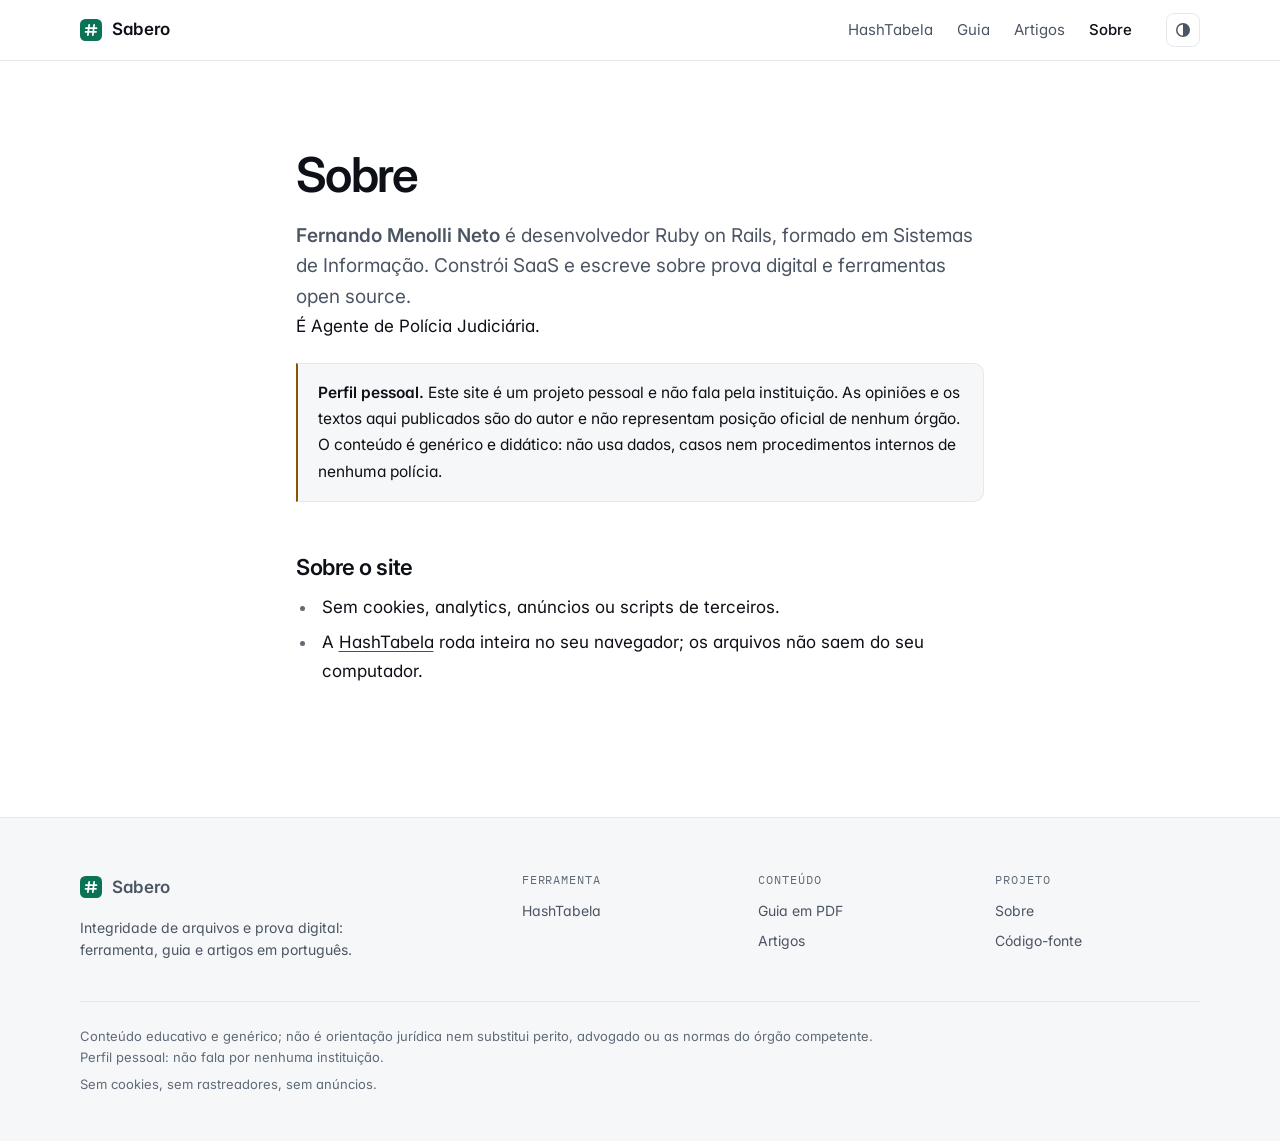
<file: sobre/index.html>
<!DOCTYPE html>
<html lang="pt-BR">
<head>
<meta charset="utf-8">
<meta name="viewport" content="width=device-width, initial-scale=1">
<title>Sobre · Sabero</title>
<meta name="description" content="Fernando Menolli Neto: dev Ruby on Rails, formado em Sistemas de Informação. Constrói SaaS e escreve sobre prova digital e ferramentas open source.">
<meta name="author" content="Fernando Menolli Neto">
<link rel="canonical" href="https://sabero.io/sobre/">
<meta name="theme-color" content="#ffffff" media="(prefers-color-scheme: light)">
<meta name="theme-color" content="#0b0d10" media="(prefers-color-scheme: dark)">
<meta property="og:site_name" content="Sabero">
<meta property="og:locale" content="pt_BR">
<meta property="og:type" content="website">
<meta property="og:title" content="Sobre · Sabero">
<meta property="og:description" content="Fernando Menolli Neto: dev Ruby on Rails, formado em Sistemas de Informação. Constrói SaaS e escreve sobre prova digital e ferramentas open source.">
<meta property="og:url" content="https://sabero.io/sobre/">
<meta property="og:image" content="https://sabero.io/assets/og.png">
<meta property="og:image:width" content="1200">
<meta property="og:image:height" content="630">
<meta property="og:image:alt" content="Sabero: integridade de arquivos e prova digital">
<meta name="twitter:card" content="summary_large_image">
<meta name="referrer" content="strict-origin-when-cross-origin">
<link rel="icon" href="/favicon.svg" type="image/svg+xml">
<link rel="apple-touch-icon" href="/assets/apple-touch-icon.png">
<link rel="preload" href="/assets/fonts/inter.woff2" as="font" type="font/woff2" crossorigin>
<link rel="stylesheet" href="/assets/style.css">
<script>try{var t=localStorage.getItem("theme");if(t)document.documentElement.dataset.theme=t}catch(e){}</script>
</head>
<body>
<a class="skip" href="#main">Pular para o conteúdo</a>
<header class="hd"><div class="wrap">
<a class="brand" href="/" aria-label="Sabero, página inicial"><svg width="22" height="22" viewBox="0 0 24 24" aria-hidden="true"><rect width="24" height="24" rx="6" fill="var(--acc)"/><path d="M10 6.5 8.6 17.5M15.4 6.5 14 17.5M6.5 10h11.5M6 14h11.5" stroke="var(--bg)" stroke-width="1.9" stroke-linecap="round"/></svg>Sabero</a>
<nav class="nav" aria-label="Principal"><a href="/hash/">HashTabela</a><a href="/guia/">Guia</a><a href="/artigos/">Artigos</a><a href="/sobre/" aria-current="page">Sobre</a></nav>
<button class="theme" type="button" aria-label="Alternar tema claro ou escuro" title="Alternar tema"><svg width="16" height="16" viewBox="0 0 16 16" aria-hidden="true"><circle cx="8" cy="8" r="6.25" fill="none" stroke="currentColor" stroke-width="1.5"/><path d="M8 1.75a6.25 6.25 0 0 1 0 12.5z" fill="currentColor"/></svg></button>
</div></header>
<main id="main" class="wrap page">
<article class="prose">
<h1>Sobre</h1>
<p class="lead"><strong>Fernando Menolli Neto</strong> é desenvolvedor Ruby on Rails, formado em Sistemas de Informação. Constrói SaaS e escreve sobre prova digital e ferramentas open source.</p>
<p>É Agente de Polícia Judiciária.</p>
<div class="box"><p><strong>Perfil pessoal.</strong> Este site é um projeto pessoal e não fala pela instituição. As opiniões e os textos aqui publicados são do autor e não representam posição oficial de nenhum órgão. O conteúdo é genérico e didático: não usa dados, casos nem procedimentos internos de nenhuma polícia.</p></div>
<h2>Sobre o site</h2>
<ul>
<li>Sem cookies, analytics, anúncios ou scripts de terceiros.</li>
<li>A <a href="/hash/">HashTabela</a> roda inteira no seu navegador; os arquivos não saem do seu computador.</li>
</ul>
</article>
</main>
<footer class="ft"><div class="wrap">
<div class="ft-top">
<div><a class="brand" href="/"><svg width="22" height="22" viewBox="0 0 24 24" aria-hidden="true"><rect width="24" height="24" rx="6" fill="var(--acc)"/><path d="M10 6.5 8.6 17.5M15.4 6.5 14 17.5M6.5 10h11.5M6 14h11.5" stroke="var(--bg)" stroke-width="1.9" stroke-linecap="round"/></svg>Sabero</a><p>Integridade de arquivos e prova digital: ferramenta, guia e artigos em português.</p></div>
<div><h2>Ferramenta</h2><ul><li><a href="/hash/">HashTabela</a></li></ul></div>
<div><h2>Conteúdo</h2><ul><li><a href="/guia/">Guia em PDF</a></li><li><a href="/artigos/">Artigos</a></li></ul></div>
<div><h2>Projeto</h2><ul><li><a href="/sobre/">Sobre</a></li><li><a href="https://github.com/fernandomenolli/hashtabela">Código-fonte</a></li></ul></div>
</div>
<div class="ft-legal">
<p>Conteúdo educativo e genérico; não é orientação jurídica nem substitui perito, advogado ou as normas do órgão competente. Perfil pessoal: não fala por nenhuma instituição.</p>
<p>Sem cookies, sem rastreadores, sem anúncios.</p>
</div>
</div></footer>
<script>document.querySelector(".theme").onclick=function(){var d=document.documentElement,k=d.dataset.theme,n=(k?k=="dark":matchMedia("(prefers-color-scheme: dark)").matches)?"light":"dark";d.dataset.theme=n;try{localStorage.setItem("theme",n)}catch(e){}}</script>
</body>
</html>
</file>
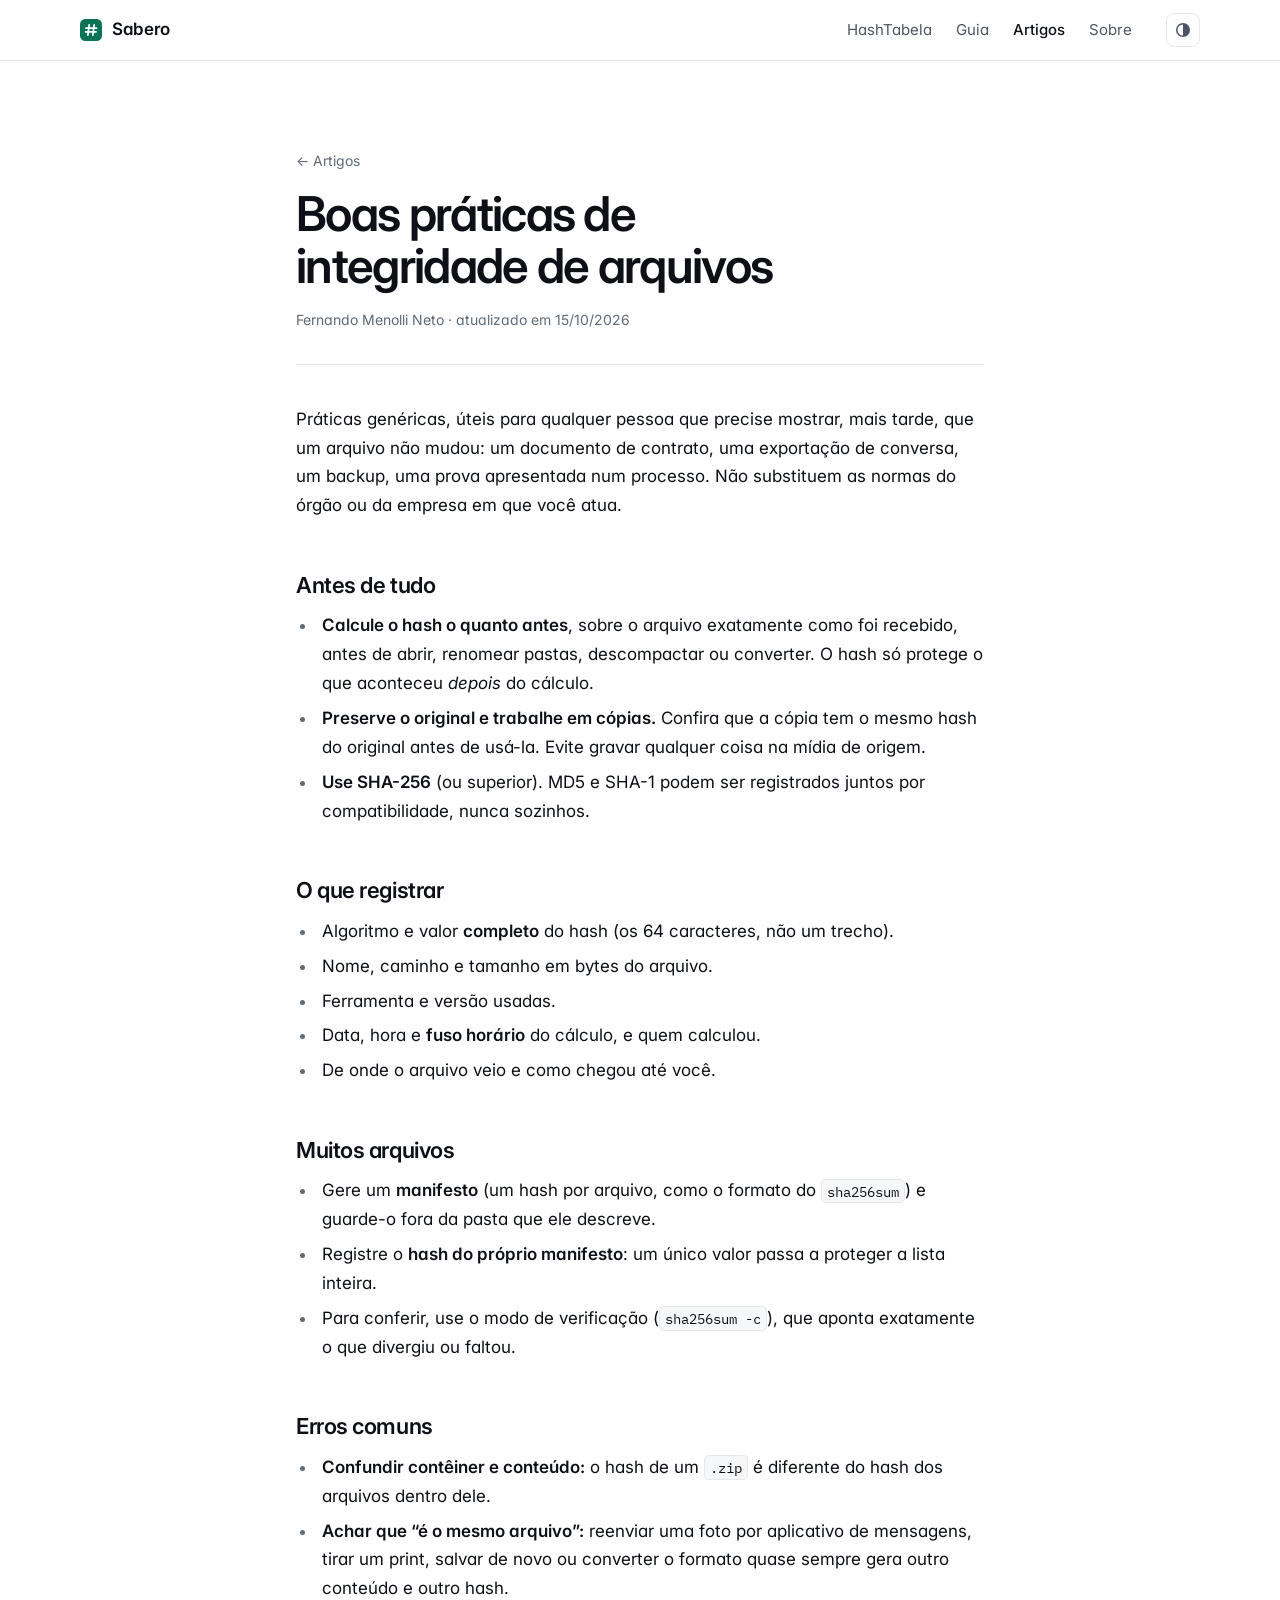
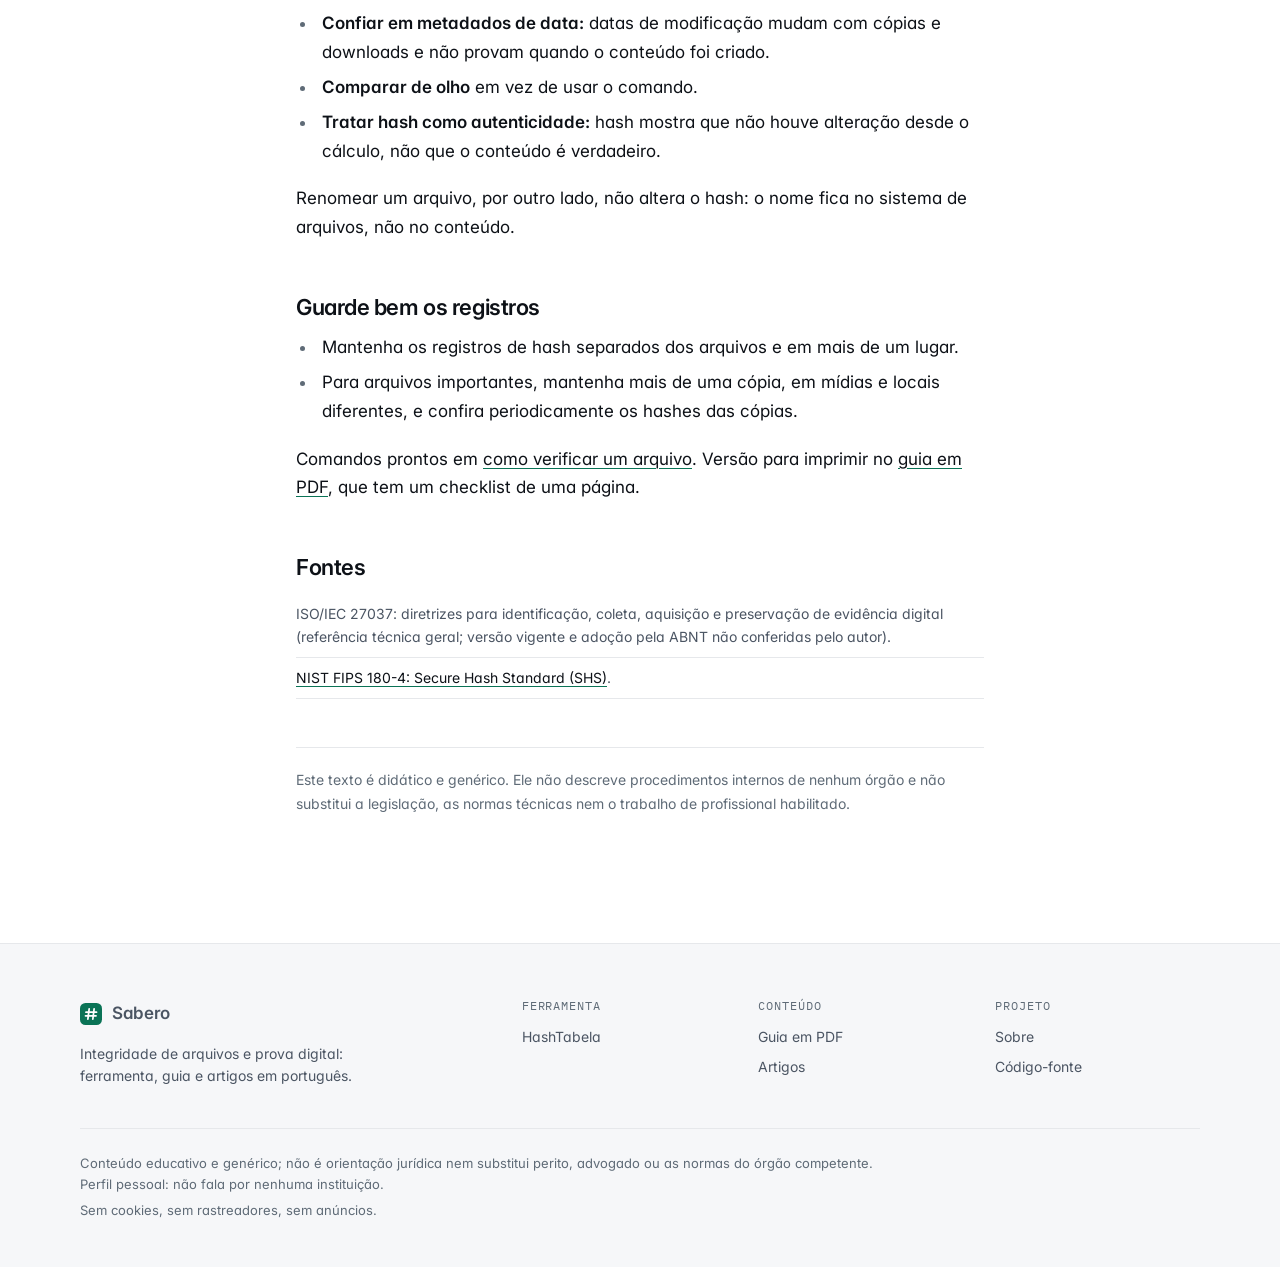
<file: artigos/boas-praticas-integridade-de-arquivos/index.html>
<!DOCTYPE html>
<html lang="pt-BR">
<head>
<meta charset="utf-8">
<meta name="viewport" content="width=device-width, initial-scale=1">
<title>Boas práticas de integridade de arquivos · Sabero</title>
<meta name="description" content="Checklist genérico para preservar e demonstrar a integridade de arquivos: quando calcular o hash, o que registrar, cópias, manifestos e os erros mais comuns.">
<meta name="author" content="Fernando Menolli Neto">
<link rel="canonical" href="https://sabero.io/artigos/boas-praticas-integridade-de-arquivos/">
<meta name="theme-color" content="#ffffff" media="(prefers-color-scheme: light)">
<meta name="theme-color" content="#0b0d10" media="(prefers-color-scheme: dark)">
<meta property="og:site_name" content="Sabero">
<meta property="og:locale" content="pt_BR">
<meta property="og:type" content="article">
<meta property="og:title" content="Boas práticas de integridade de arquivos · Sabero">
<meta property="og:description" content="Checklist genérico para preservar e demonstrar a integridade de arquivos: quando calcular o hash, o que registrar, cópias, manifestos e os erros mais comuns.">
<meta property="og:url" content="https://sabero.io/artigos/boas-praticas-integridade-de-arquivos/">
<meta property="og:image" content="https://sabero.io/assets/og.png">
<meta property="og:image:width" content="1200">
<meta property="og:image:height" content="630">
<meta property="og:image:alt" content="Sabero: integridade de arquivos e prova digital">
<meta name="twitter:card" content="summary_large_image">
<meta name="referrer" content="strict-origin-when-cross-origin">
<link rel="icon" href="/favicon.svg" type="image/svg+xml">
<link rel="apple-touch-icon" href="/assets/apple-touch-icon.png">
<link rel="preload" href="/assets/fonts/inter.woff2" as="font" type="font/woff2" crossorigin>
<link rel="stylesheet" href="/assets/style.css">
<script>try{var t=localStorage.getItem("theme");if(t)document.documentElement.dataset.theme=t}catch(e){}</script>
<script type="application/ld+json">{"@context": "https://schema.org", "@type": "Article", "headline": "Boas práticas de integridade de arquivos", "inLanguage": "pt-BR", "dateModified": "2026-10-15", "author": {"@type": "Person", "name": "Fernando Menolli Neto"}, "publisher": {"@type": "Organization", "name": "Sabero", "url": "https://sabero.io/"}, "mainEntityOfPage": "https://sabero.io/artigos/boas-praticas-integridade-de-arquivos/"}</script>
</head>
<body>
<a class="skip" href="#main">Pular para o conteúdo</a>
<header class="hd"><div class="wrap">
<a class="brand" href="/" aria-label="Sabero, página inicial"><svg width="22" height="22" viewBox="0 0 24 24" aria-hidden="true"><rect width="24" height="24" rx="6" fill="var(--acc)"/><path d="M10 6.5 8.6 17.5M15.4 6.5 14 17.5M6.5 10h11.5M6 14h11.5" stroke="var(--bg)" stroke-width="1.9" stroke-linecap="round"/></svg>Sabero</a>
<nav class="nav" aria-label="Principal"><a href="/hash/">HashTabela</a><a href="/guia/">Guia</a><a href="/artigos/" aria-current="page">Artigos</a><a href="/sobre/">Sobre</a></nav>
<button class="theme" type="button" aria-label="Alternar tema claro ou escuro" title="Alternar tema"><svg width="16" height="16" viewBox="0 0 16 16" aria-hidden="true"><circle cx="8" cy="8" r="6.25" fill="none" stroke="currentColor" stroke-width="1.5"/><path d="M8 1.75a6.25 6.25 0 0 1 0 12.5z" fill="currentColor"/></svg></button>
</div></header>
<main id="main" class="wrap page">
<article class="prose">
<p class="crumb"><a href="/artigos/">Artigos</a></p>
<h1>Boas práticas de integridade de arquivos</h1>
<p class="meta">Fernando Menolli Neto · atualizado em 15/10/2026</p>
<p>Práticas genéricas, úteis para qualquer pessoa que precise mostrar, mais tarde, que um arquivo não mudou: um documento de contrato, uma exportação de conversa, um backup, uma prova apresentada num processo. Não substituem as normas do órgão ou da empresa em que você atua.</p>

<h2>Antes de tudo</h2>
<ul>
<li><strong>Calcule o hash o quanto antes</strong>, sobre o arquivo exatamente como foi recebido, antes de abrir, renomear pastas, descompactar ou converter. O hash só protege o que aconteceu <em>depois</em> do cálculo.</li>
<li><strong>Preserve o original e trabalhe em cópias.</strong> Confira que a cópia tem o mesmo hash do original antes de usá-la. Evite gravar qualquer coisa na mídia de origem.</li>
<li><strong>Use SHA-256</strong> (ou superior). MD5 e SHA-1 podem ser registrados juntos por compatibilidade, nunca sozinhos.</li>
</ul>

<h2>O que registrar</h2>
<ul>
<li>Algoritmo e valor <strong>completo</strong> do hash (os 64 caracteres, não um trecho).</li>
<li>Nome, caminho e tamanho em bytes do arquivo.</li>
<li>Ferramenta e versão usadas.</li>
<li>Data, hora e <strong>fuso horário</strong> do cálculo, e quem calculou.</li>
<li>De onde o arquivo veio e como chegou até você.</li>
</ul>

<h2>Muitos arquivos</h2>
<ul>
<li>Gere um <strong>manifesto</strong> (um hash por arquivo, como o formato do <code>sha256sum</code>) e guarde-o fora da pasta que ele descreve.</li>
<li>Registre o <strong>hash do próprio manifesto</strong>: um único valor passa a proteger a lista inteira.</li>
<li>Para conferir, use o modo de verificação (<code>sha256sum -c</code>), que aponta exatamente o que divergiu ou faltou.</li>
</ul>

<h2>Erros comuns</h2>
<ul>
<li><strong>Confundir contêiner e conteúdo:</strong> o hash de um <code>.zip</code> é diferente do hash dos arquivos dentro dele.</li>
<li><strong>Achar que “é o mesmo arquivo”:</strong> reenviar uma foto por aplicativo de mensagens, tirar um print, salvar de novo ou converter o formato quase sempre gera outro conteúdo e outro hash.</li>
<li><strong>Confiar em metadados de data:</strong> datas de modificação mudam com cópias e downloads e não provam quando o conteúdo foi criado.</li>
<li><strong>Comparar de olho</strong> em vez de usar o comando.</li>
<li><strong>Tratar hash como autenticidade:</strong> hash mostra que não houve alteração desde o cálculo, não que o conteúdo é verdadeiro.</li>
</ul>
<p>Renomear um arquivo, por outro lado, não altera o hash: o nome fica no sistema de arquivos, não no conteúdo.</p>

<h2>Guarde bem os registros</h2>
<ul>
<li>Mantenha os registros de hash separados dos arquivos e em mais de um lugar.</li>
<li>Para arquivos importantes, mantenha mais de uma cópia, em mídias e locais diferentes, e confira periodicamente os hashes das cópias.</li>
</ul>
<p>Comandos prontos em <a href="/artigos/como-verificar-sha256sum-certutil/">como verificar um arquivo</a>. Versão para imprimir no <a href="/guia/">guia em PDF</a>, que tem um checklist de uma página.</p>
<h2>Fontes</h2>
<ul class="src"><li>ISO/IEC 27037: diretrizes para identificação, coleta, aquisição e preservação de evidência digital (referência técnica geral; versão vigente e adoção pela ABNT não conferidas pelo autor).</li><li><a href="https://csrc.nist.gov/pubs/fips/180-4/upd1/final">NIST FIPS 180-4: Secure Hash Standard (SHS)</a>.</li></ul>
<p class="note">Este texto é didático e genérico. Ele não descreve procedimentos internos de nenhum órgão e não substitui a legislação, as normas técnicas nem o trabalho de profissional habilitado.</p>
</article>
</main>
<footer class="ft"><div class="wrap">
<div class="ft-top">
<div><a class="brand" href="/"><svg width="22" height="22" viewBox="0 0 24 24" aria-hidden="true"><rect width="24" height="24" rx="6" fill="var(--acc)"/><path d="M10 6.5 8.6 17.5M15.4 6.5 14 17.5M6.5 10h11.5M6 14h11.5" stroke="var(--bg)" stroke-width="1.9" stroke-linecap="round"/></svg>Sabero</a><p>Integridade de arquivos e prova digital: ferramenta, guia e artigos em português.</p></div>
<div><h2>Ferramenta</h2><ul><li><a href="/hash/">HashTabela</a></li></ul></div>
<div><h2>Conteúdo</h2><ul><li><a href="/guia/">Guia em PDF</a></li><li><a href="/artigos/">Artigos</a></li></ul></div>
<div><h2>Projeto</h2><ul><li><a href="/sobre/">Sobre</a></li><li><a href="https://github.com/fernandomenolli/hashtabela">Código-fonte</a></li></ul></div>
</div>
<div class="ft-legal">
<p>Conteúdo educativo e genérico; não é orientação jurídica nem substitui perito, advogado ou as normas do órgão competente. Perfil pessoal: não fala por nenhuma instituição.</p>
<p>Sem cookies, sem rastreadores, sem anúncios.</p>
</div>
</div></footer>
<script>document.querySelector(".theme").onclick=function(){var d=document.documentElement,k=d.dataset.theme,n=(k?k=="dark":matchMedia("(prefers-color-scheme: dark)").matches)?"light":"dark";d.dataset.theme=n;try{localStorage.setItem("theme",n)}catch(e){}}</script>
</body>
</html>
</file>
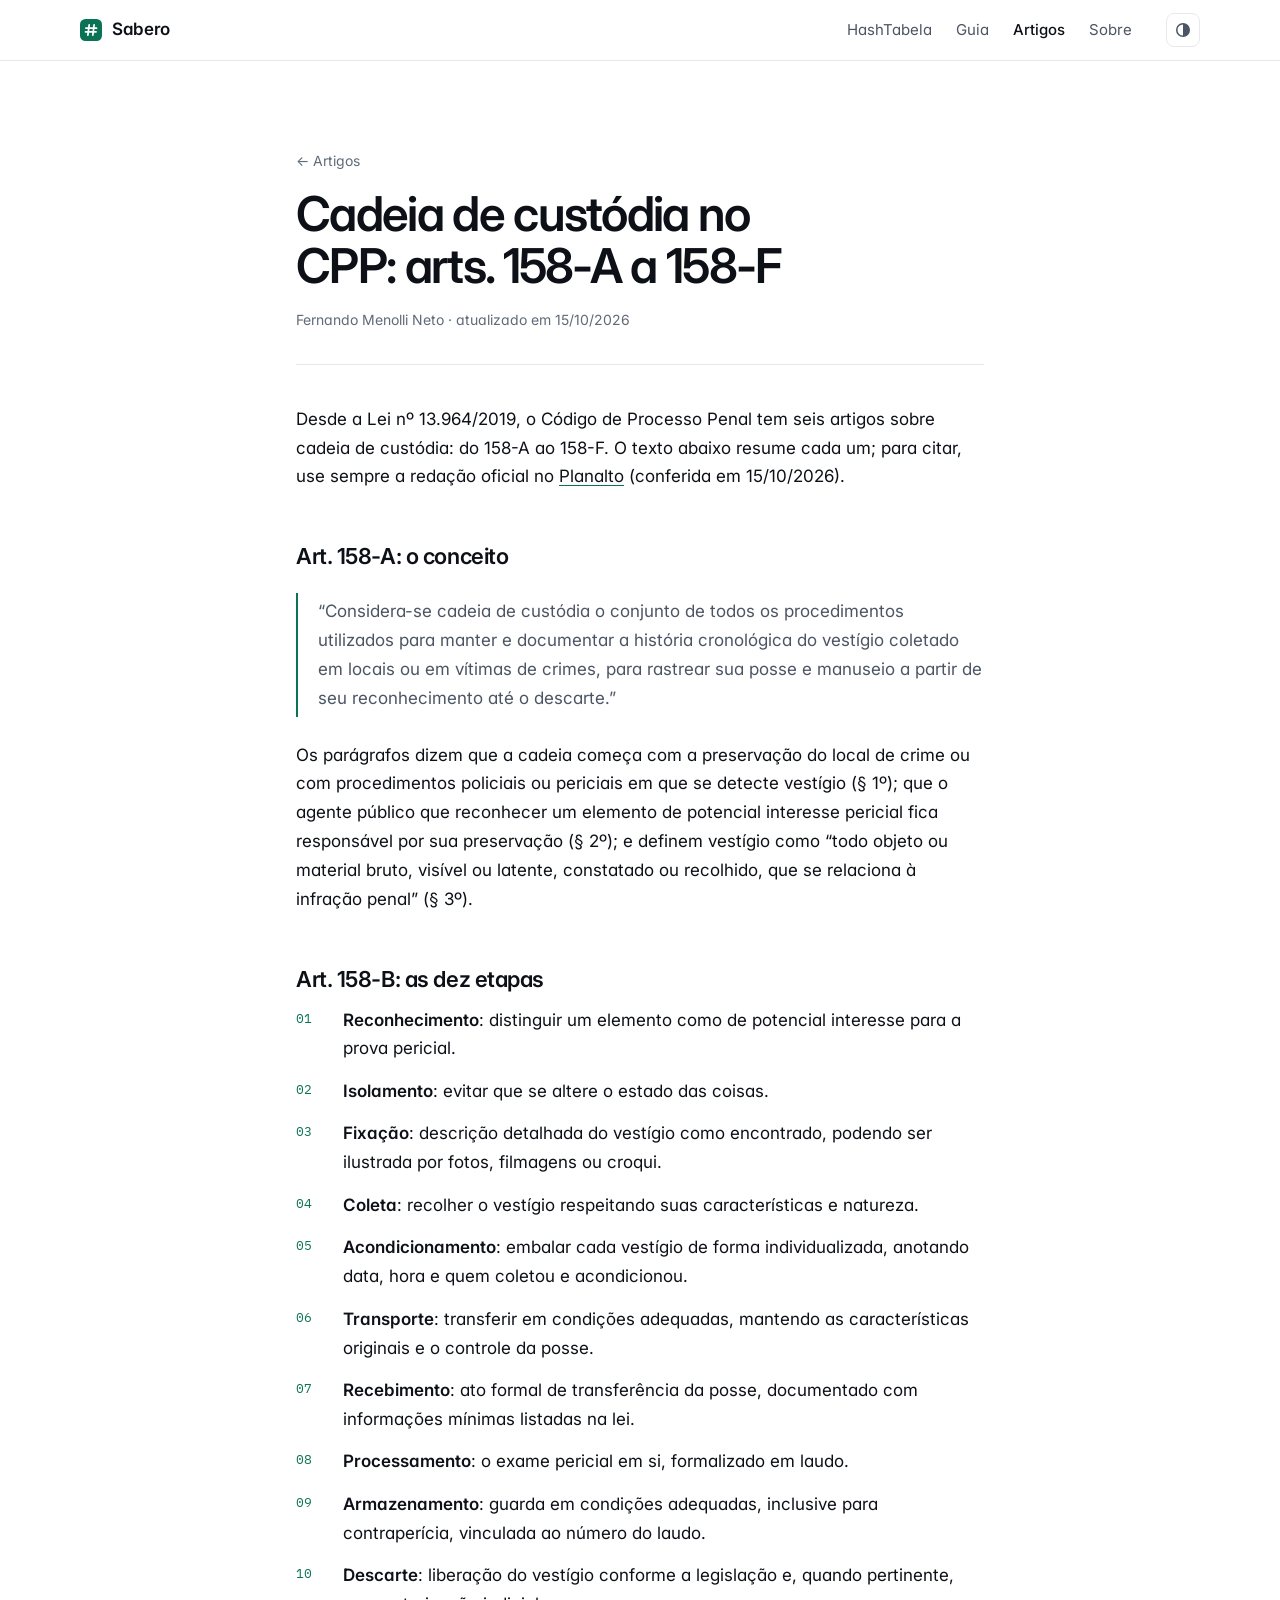
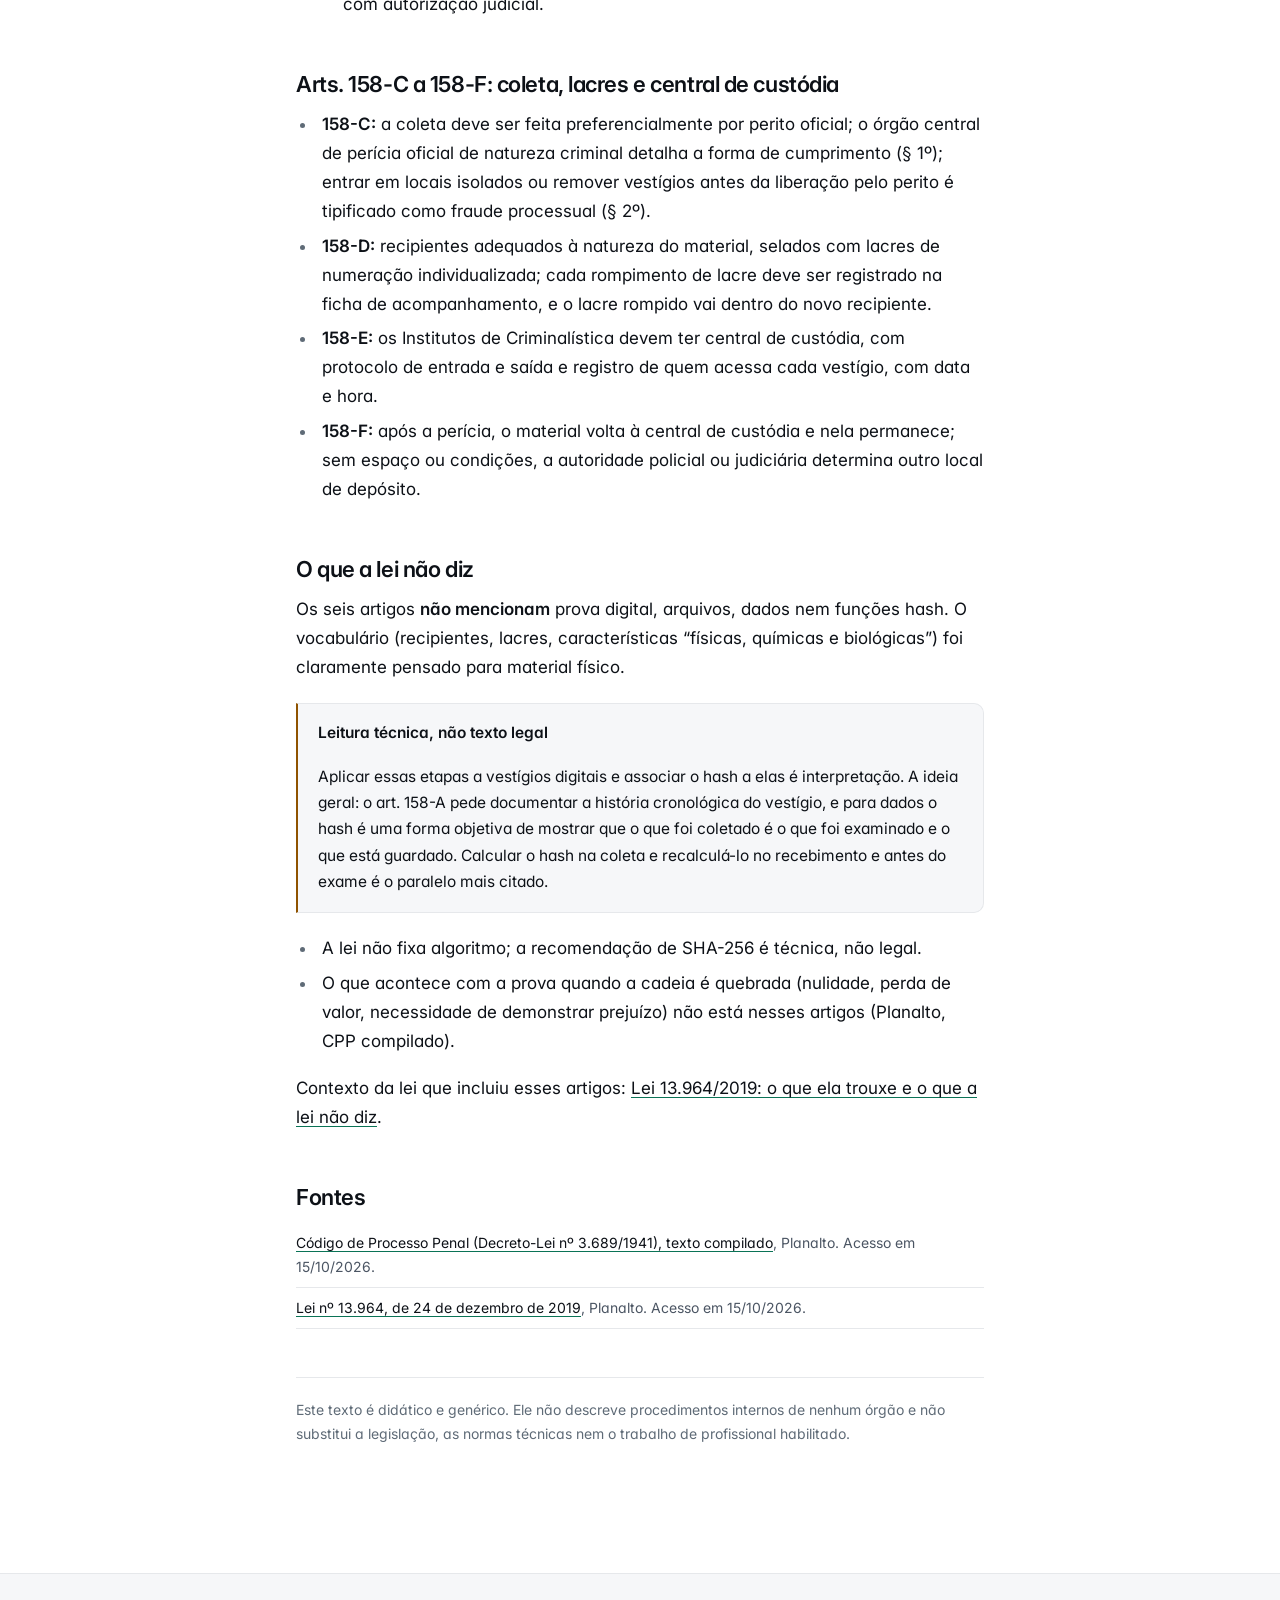
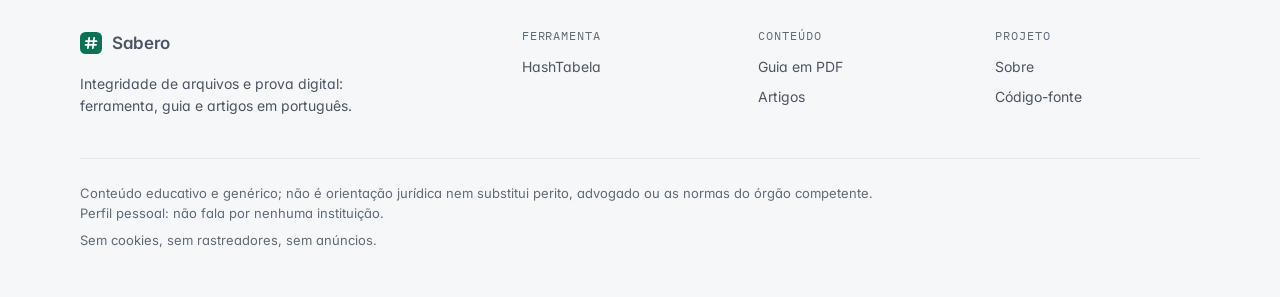
<file: artigos/cadeia-de-custodia-cpp-158-a-158-f/index.html>
<!DOCTYPE html>
<html lang="pt-BR">
<head>
<meta charset="utf-8">
<meta name="viewport" content="width=device-width, initial-scale=1">
<title>Cadeia de custódia no CPP: arts. 158-A a 158-F · Sabero</title>
<meta name="description" content="Resumo didático dos arts. 158-A a 158-F do Código de Processo Penal, incluídos pela Lei 13.964/2019: conceito, as dez etapas, central de custódia e o que a lei não diz sobre prova digital.">
<meta name="author" content="Fernando Menolli Neto">
<link rel="canonical" href="https://sabero.io/artigos/cadeia-de-custodia-cpp-158-a-158-f/">
<meta name="theme-color" content="#ffffff" media="(prefers-color-scheme: light)">
<meta name="theme-color" content="#0b0d10" media="(prefers-color-scheme: dark)">
<meta property="og:site_name" content="Sabero">
<meta property="og:locale" content="pt_BR">
<meta property="og:type" content="article">
<meta property="og:title" content="Cadeia de custódia no CPP: arts. 158-A a 158-F · Sabero">
<meta property="og:description" content="Resumo didático dos arts. 158-A a 158-F do Código de Processo Penal, incluídos pela Lei 13.964/2019: conceito, as dez etapas, central de custódia e o que a lei não diz sobre prova digital.">
<meta property="og:url" content="https://sabero.io/artigos/cadeia-de-custodia-cpp-158-a-158-f/">
<meta property="og:image" content="https://sabero.io/assets/og.png">
<meta property="og:image:width" content="1200">
<meta property="og:image:height" content="630">
<meta property="og:image:alt" content="Sabero: integridade de arquivos e prova digital">
<meta name="twitter:card" content="summary_large_image">
<meta name="referrer" content="strict-origin-when-cross-origin">
<link rel="icon" href="/favicon.svg" type="image/svg+xml">
<link rel="apple-touch-icon" href="/assets/apple-touch-icon.png">
<link rel="preload" href="/assets/fonts/inter.woff2" as="font" type="font/woff2" crossorigin>
<link rel="stylesheet" href="/assets/style.css">
<script>try{var t=localStorage.getItem("theme");if(t)document.documentElement.dataset.theme=t}catch(e){}</script>
<script type="application/ld+json">{"@context": "https://schema.org", "@type": "Article", "headline": "Cadeia de custódia no CPP: arts. 158-A a 158-F", "inLanguage": "pt-BR", "dateModified": "2026-10-15", "author": {"@type": "Person", "name": "Fernando Menolli Neto"}, "publisher": {"@type": "Organization", "name": "Sabero", "url": "https://sabero.io/"}, "mainEntityOfPage": "https://sabero.io/artigos/cadeia-de-custodia-cpp-158-a-158-f/"}</script>
</head>
<body>
<a class="skip" href="#main">Pular para o conteúdo</a>
<header class="hd"><div class="wrap">
<a class="brand" href="/" aria-label="Sabero, página inicial"><svg width="22" height="22" viewBox="0 0 24 24" aria-hidden="true"><rect width="24" height="24" rx="6" fill="var(--acc)"/><path d="M10 6.5 8.6 17.5M15.4 6.5 14 17.5M6.5 10h11.5M6 14h11.5" stroke="var(--bg)" stroke-width="1.9" stroke-linecap="round"/></svg>Sabero</a>
<nav class="nav" aria-label="Principal"><a href="/hash/">HashTabela</a><a href="/guia/">Guia</a><a href="/artigos/" aria-current="page">Artigos</a><a href="/sobre/">Sobre</a></nav>
<button class="theme" type="button" aria-label="Alternar tema claro ou escuro" title="Alternar tema"><svg width="16" height="16" viewBox="0 0 16 16" aria-hidden="true"><circle cx="8" cy="8" r="6.25" fill="none" stroke="currentColor" stroke-width="1.5"/><path d="M8 1.75a6.25 6.25 0 0 1 0 12.5z" fill="currentColor"/></svg></button>
</div></header>
<main id="main" class="wrap page">
<article class="prose">
<p class="crumb"><a href="/artigos/">Artigos</a></p>
<h1>Cadeia de custódia no CPP: arts. 158-A a 158-F</h1>
<p class="meta">Fernando Menolli Neto · atualizado em 15/10/2026</p>
<p>Desde a Lei nº 13.964/2019, o Código de Processo Penal tem seis artigos sobre cadeia de custódia: do 158-A ao 158-F. O texto abaixo resume cada um; para citar, use sempre a redação oficial no <a href="https://www.planalto.gov.br/ccivil_03/decreto-lei/del3689.htm">Planalto</a> (conferida em 15/10/2026).</p>

<h2>Art. 158-A: o conceito</h2>
<blockquote>“Considera-se cadeia de custódia o conjunto de todos os procedimentos utilizados para manter e documentar a história cronológica do vestígio coletado em locais ou em vítimas de crimes, para rastrear sua posse e manuseio a partir de seu reconhecimento até o descarte.”</blockquote>
<p>Os parágrafos dizem que a cadeia começa com a preservação do local de crime ou com procedimentos policiais ou periciais em que se detecte vestígio (§ 1º); que o agente público que reconhecer um elemento de potencial interesse pericial fica responsável por sua preservação (§ 2º); e definem vestígio como “todo objeto ou material bruto, visível ou latente, constatado ou recolhido, que se relaciona à infração penal” (§ 3º).</p>

<h2>Art. 158-B: as dez etapas</h2>
<ol class="steps">
<li><strong>Reconhecimento</strong>: distinguir um elemento como de potencial interesse para a prova pericial.</li>
<li><strong>Isolamento</strong>: evitar que se altere o estado das coisas.</li>
<li><strong>Fixação</strong>: descrição detalhada do vestígio como encontrado, podendo ser ilustrada por fotos, filmagens ou croqui.</li>
<li><strong>Coleta</strong>: recolher o vestígio respeitando suas características e natureza.</li>
<li><strong>Acondicionamento</strong>: embalar cada vestígio de forma individualizada, anotando data, hora e quem coletou e acondicionou.</li>
<li><strong>Transporte</strong>: transferir em condições adequadas, mantendo as características originais e o controle da posse.</li>
<li><strong>Recebimento</strong>: ato formal de transferência da posse, documentado com informações mínimas listadas na lei.</li>
<li><strong>Processamento</strong>: o exame pericial em si, formalizado em laudo.</li>
<li><strong>Armazenamento</strong>: guarda em condições adequadas, inclusive para contraperícia, vinculada ao número do laudo.</li>
<li><strong>Descarte</strong>: liberação do vestígio conforme a legislação e, quando pertinente, com autorização judicial.</li>
</ol>

<h2>Arts. 158-C a 158-F: coleta, lacres e central de custódia</h2>
<ul>
<li><strong>158-C:</strong> a coleta deve ser feita preferencialmente por perito oficial; o órgão central de perícia oficial de natureza criminal detalha a forma de cumprimento (§ 1º); entrar em locais isolados ou remover vestígios antes da liberação pelo perito é tipificado como fraude processual (§ 2º).</li>
<li><strong>158-D:</strong> recipientes adequados à natureza do material, selados com lacres de numeração individualizada; cada rompimento de lacre deve ser registrado na ficha de acompanhamento, e o lacre rompido vai dentro do novo recipiente.</li>
<li><strong>158-E:</strong> os Institutos de Criminalística devem ter central de custódia, com protocolo de entrada e saída e registro de quem acessa cada vestígio, com data e hora.</li>
<li><strong>158-F:</strong> após a perícia, o material volta à central de custódia e nela permanece; sem espaço ou condições, a autoridade policial ou judiciária determina outro local de depósito.</li>
</ul>

<h2>O que a lei não diz</h2>
<p>Os seis artigos <strong>não mencionam</strong> prova digital, arquivos, dados nem funções hash. O vocabulário (recipientes, lacres, características “físicas, químicas e biológicas”) foi claramente pensado para material físico.</p>
<div class="box">
<p><strong>Leitura técnica, não texto legal</strong></p>
<p>Aplicar essas etapas a vestígios digitais e associar o hash a elas é interpretação. A ideia geral: o art. 158-A pede documentar a história cronológica do vestígio, e para dados o hash é uma forma objetiva de mostrar que o que foi coletado é o que foi examinado e o que está guardado. Calcular o hash na coleta e recalculá-lo no recebimento e antes do exame é o paralelo mais citado.</p>
</div>
<ul>
<li>A lei não fixa algoritmo; a recomendação de SHA-256 é técnica, não legal.</li>
<li>O que acontece com a prova quando a cadeia é quebrada (nulidade, perda de valor, necessidade de demonstrar prejuízo) não está nesses artigos (Planalto, CPP compilado).</li>
</ul>
<p>Contexto da lei que incluiu esses artigos: <a href="/artigos/lei-13964-2019-cadeia-de-custodia/">Lei 13.964/2019: o que ela trouxe e o que a lei não diz</a>.</p>
<h2>Fontes</h2>
<ul class="src"><li><a href="https://www.planalto.gov.br/ccivil_03/decreto-lei/del3689.htm">Código de Processo Penal (Decreto-Lei nº 3.689/1941), texto compilado</a>, Planalto. Acesso em 15/10/2026.</li><li><a href="https://www.planalto.gov.br/ccivil_03/_ato2019-2022/2019/lei/l13964.htm">Lei nº 13.964, de 24 de dezembro de 2019</a>, Planalto. Acesso em 15/10/2026.</li></ul>
<p class="note">Este texto é didático e genérico. Ele não descreve procedimentos internos de nenhum órgão e não substitui a legislação, as normas técnicas nem o trabalho de profissional habilitado.</p>
</article>
</main>
<footer class="ft"><div class="wrap">
<div class="ft-top">
<div><a class="brand" href="/"><svg width="22" height="22" viewBox="0 0 24 24" aria-hidden="true"><rect width="24" height="24" rx="6" fill="var(--acc)"/><path d="M10 6.5 8.6 17.5M15.4 6.5 14 17.5M6.5 10h11.5M6 14h11.5" stroke="var(--bg)" stroke-width="1.9" stroke-linecap="round"/></svg>Sabero</a><p>Integridade de arquivos e prova digital: ferramenta, guia e artigos em português.</p></div>
<div><h2>Ferramenta</h2><ul><li><a href="/hash/">HashTabela</a></li></ul></div>
<div><h2>Conteúdo</h2><ul><li><a href="/guia/">Guia em PDF</a></li><li><a href="/artigos/">Artigos</a></li></ul></div>
<div><h2>Projeto</h2><ul><li><a href="/sobre/">Sobre</a></li><li><a href="https://github.com/fernandomenolli/hashtabela">Código-fonte</a></li></ul></div>
</div>
<div class="ft-legal">
<p>Conteúdo educativo e genérico; não é orientação jurídica nem substitui perito, advogado ou as normas do órgão competente. Perfil pessoal: não fala por nenhuma instituição.</p>
<p>Sem cookies, sem rastreadores, sem anúncios.</p>
</div>
</div></footer>
<script>document.querySelector(".theme").onclick=function(){var d=document.documentElement,k=d.dataset.theme,n=(k?k=="dark":matchMedia("(prefers-color-scheme: dark)").matches)?"light":"dark";d.dataset.theme=n;try{localStorage.setItem("theme",n)}catch(e){}}</script>
</body>
</html>
</file>
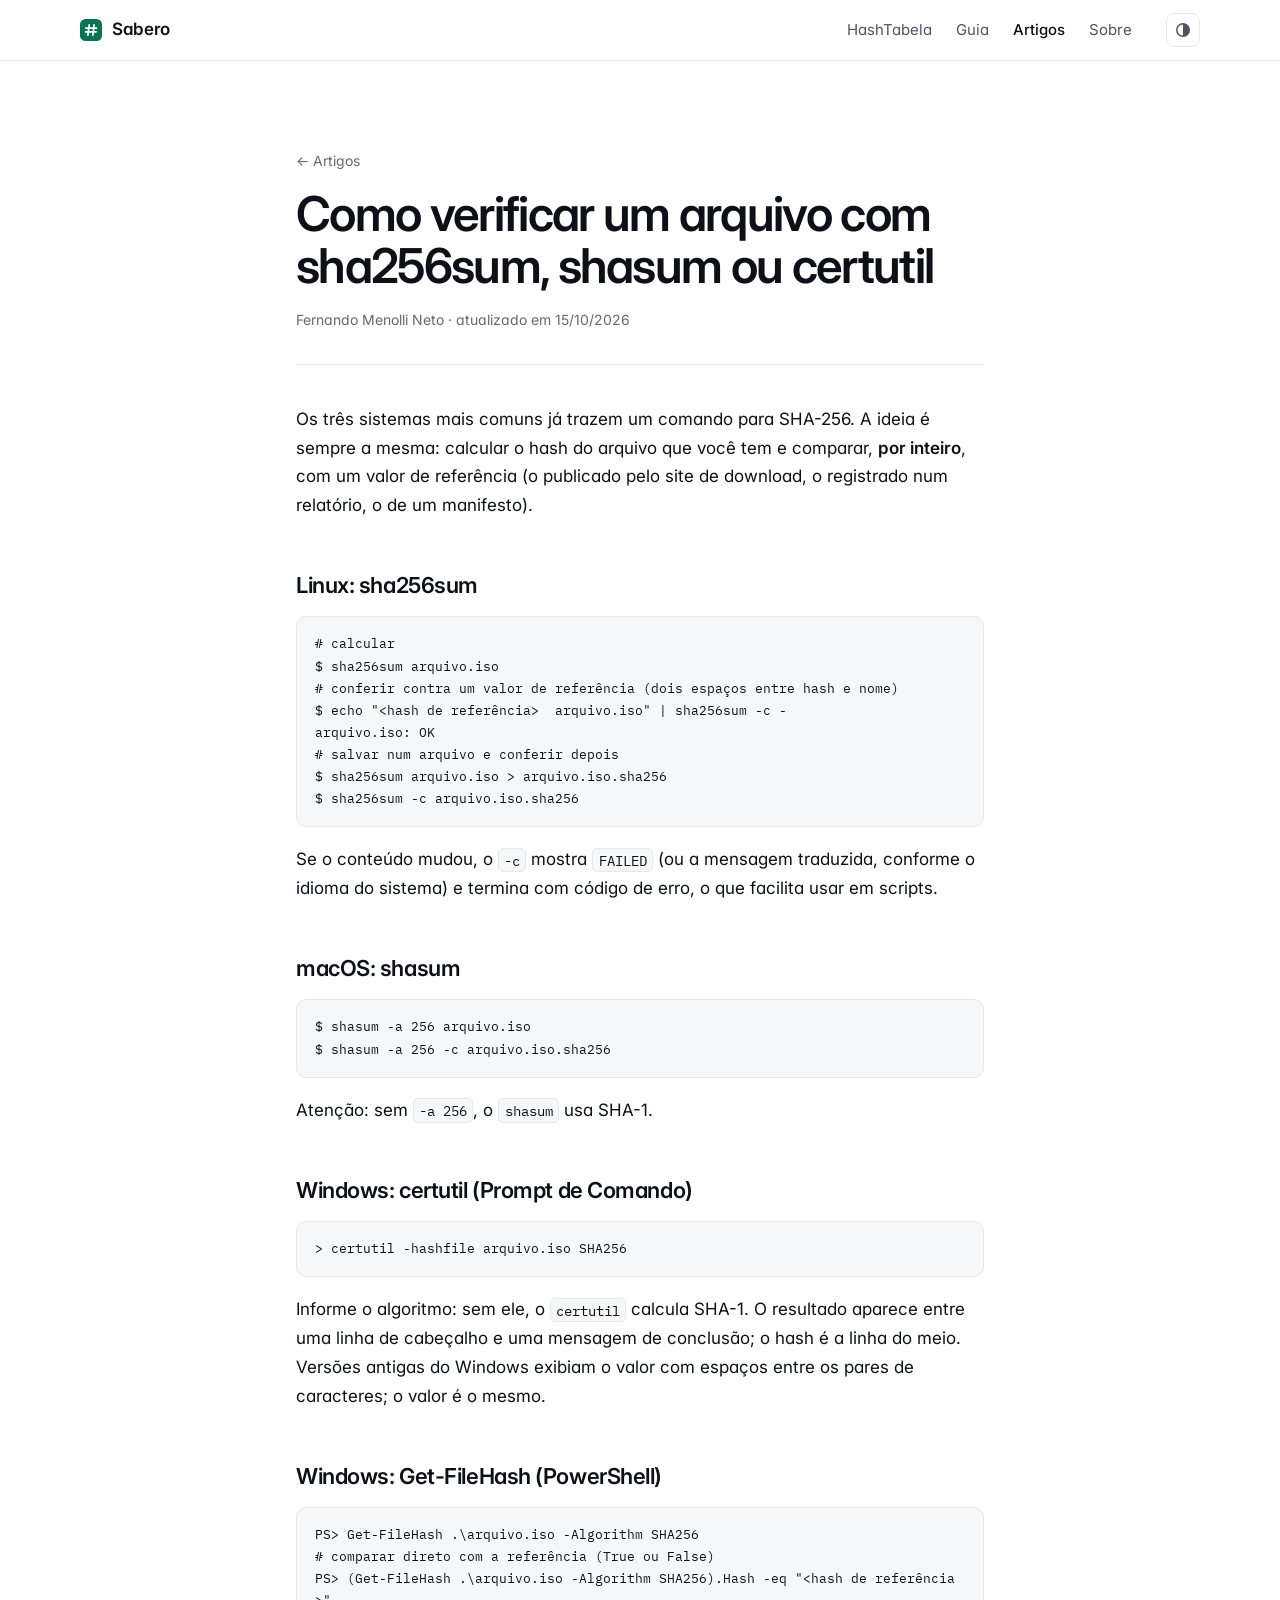
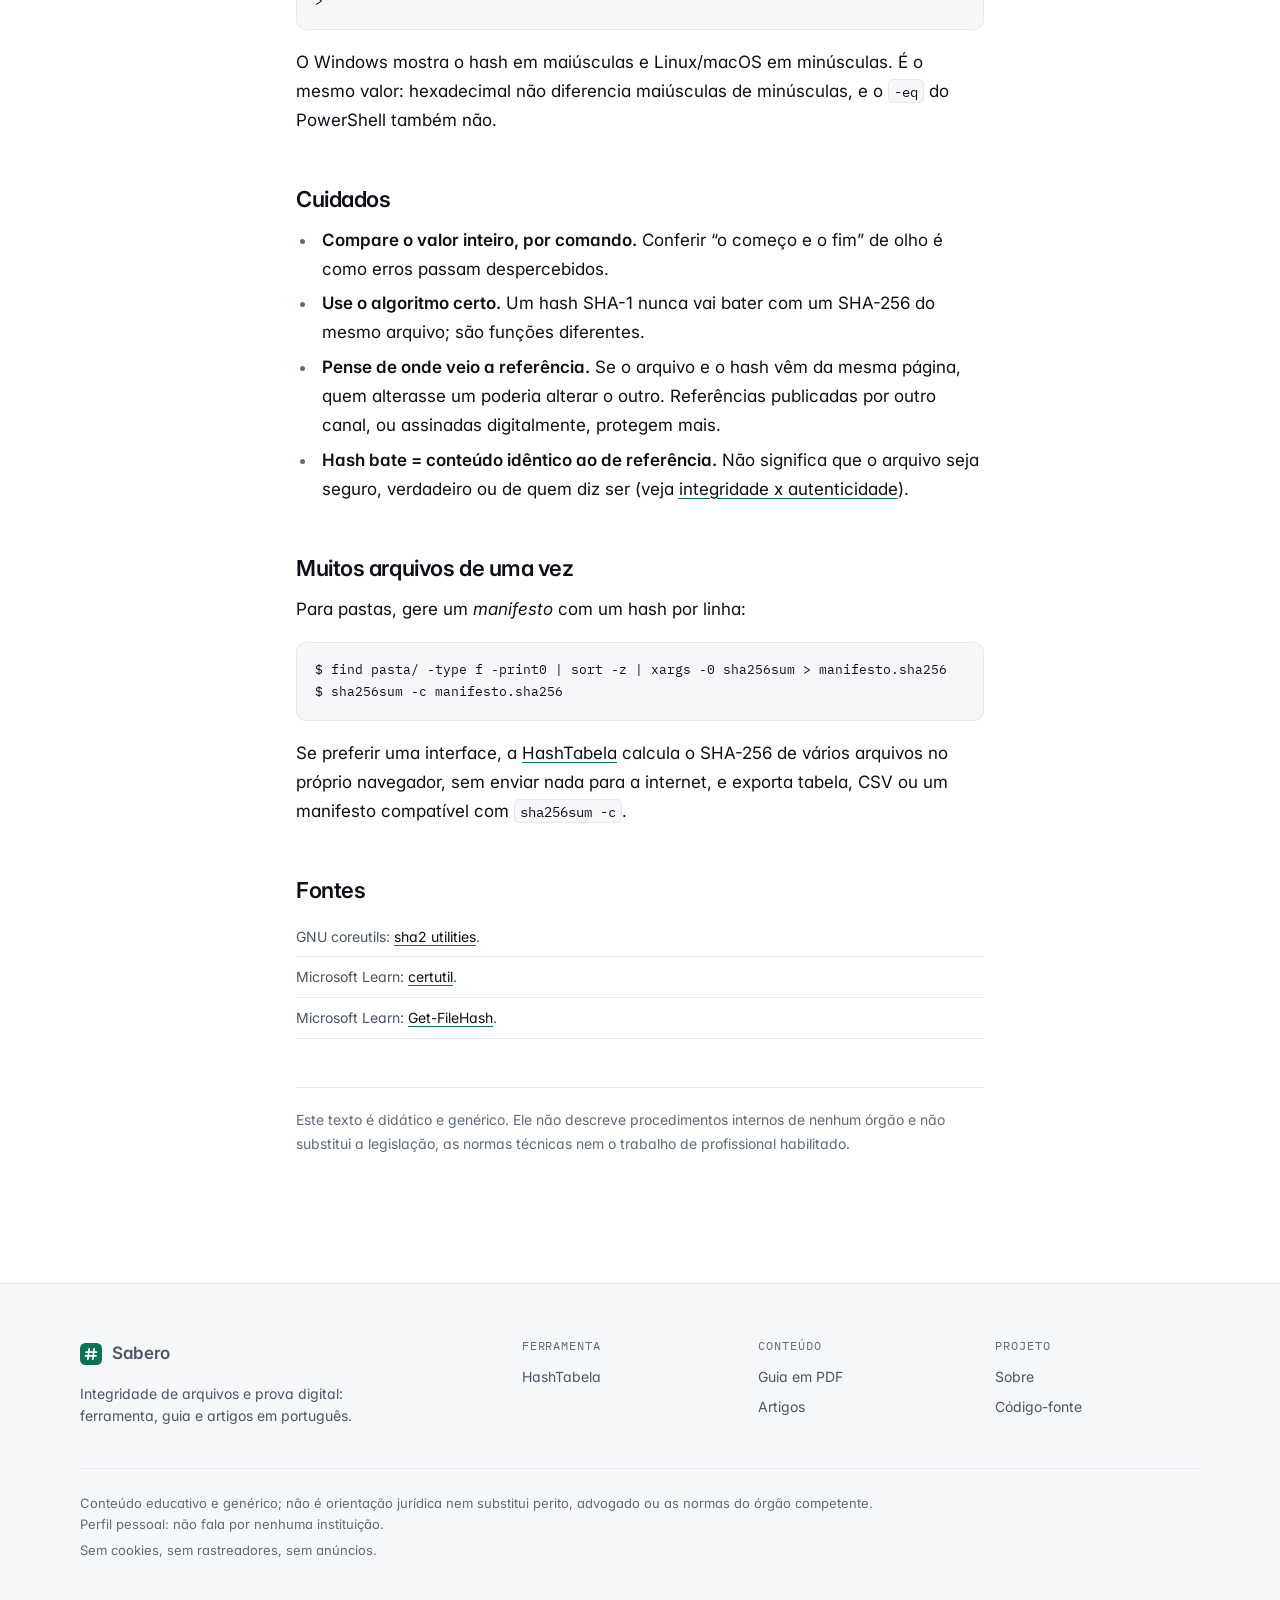
<file: artigos/como-verificar-sha256sum-certutil/index.html>
<!DOCTYPE html>
<html lang="pt-BR">
<head>
<meta charset="utf-8">
<meta name="viewport" content="width=device-width, initial-scale=1">
<title>Como verificar um arquivo com sha256sum, shasum ou certutil · Sabero</title>
<meta name="description" content="Passo a passo para calcular e conferir o SHA-256 de um arquivo no Linux (sha256sum), macOS (shasum) e Windows (certutil e Get-FileHash), sem instalar nada.">
<meta name="author" content="Fernando Menolli Neto">
<link rel="canonical" href="https://sabero.io/artigos/como-verificar-sha256sum-certutil/">
<meta name="theme-color" content="#ffffff" media="(prefers-color-scheme: light)">
<meta name="theme-color" content="#0b0d10" media="(prefers-color-scheme: dark)">
<meta property="og:site_name" content="Sabero">
<meta property="og:locale" content="pt_BR">
<meta property="og:type" content="article">
<meta property="og:title" content="Como verificar um arquivo com sha256sum, shasum ou certutil · Sabero">
<meta property="og:description" content="Passo a passo para calcular e conferir o SHA-256 de um arquivo no Linux (sha256sum), macOS (shasum) e Windows (certutil e Get-FileHash), sem instalar nada.">
<meta property="og:url" content="https://sabero.io/artigos/como-verificar-sha256sum-certutil/">
<meta property="og:image" content="https://sabero.io/assets/og.png">
<meta property="og:image:width" content="1200">
<meta property="og:image:height" content="630">
<meta property="og:image:alt" content="Sabero: integridade de arquivos e prova digital">
<meta name="twitter:card" content="summary_large_image">
<meta name="referrer" content="strict-origin-when-cross-origin">
<link rel="icon" href="/favicon.svg" type="image/svg+xml">
<link rel="apple-touch-icon" href="/assets/apple-touch-icon.png">
<link rel="preload" href="/assets/fonts/inter.woff2" as="font" type="font/woff2" crossorigin>
<link rel="stylesheet" href="/assets/style.css">
<script>try{var t=localStorage.getItem("theme");if(t)document.documentElement.dataset.theme=t}catch(e){}</script>
<script type="application/ld+json">{"@context": "https://schema.org", "@type": "Article", "headline": "Como verificar um arquivo com sha256sum, shasum ou certutil", "inLanguage": "pt-BR", "dateModified": "2026-10-15", "author": {"@type": "Person", "name": "Fernando Menolli Neto"}, "publisher": {"@type": "Organization", "name": "Sabero", "url": "https://sabero.io/"}, "mainEntityOfPage": "https://sabero.io/artigos/como-verificar-sha256sum-certutil/"}</script>
</head>
<body>
<a class="skip" href="#main">Pular para o conteúdo</a>
<header class="hd"><div class="wrap">
<a class="brand" href="/" aria-label="Sabero, página inicial"><svg width="22" height="22" viewBox="0 0 24 24" aria-hidden="true"><rect width="24" height="24" rx="6" fill="var(--acc)"/><path d="M10 6.5 8.6 17.5M15.4 6.5 14 17.5M6.5 10h11.5M6 14h11.5" stroke="var(--bg)" stroke-width="1.9" stroke-linecap="round"/></svg>Sabero</a>
<nav class="nav" aria-label="Principal"><a href="/hash/">HashTabela</a><a href="/guia/">Guia</a><a href="/artigos/" aria-current="page">Artigos</a><a href="/sobre/">Sobre</a></nav>
<button class="theme" type="button" aria-label="Alternar tema claro ou escuro" title="Alternar tema"><svg width="16" height="16" viewBox="0 0 16 16" aria-hidden="true"><circle cx="8" cy="8" r="6.25" fill="none" stroke="currentColor" stroke-width="1.5"/><path d="M8 1.75a6.25 6.25 0 0 1 0 12.5z" fill="currentColor"/></svg></button>
</div></header>
<main id="main" class="wrap page">
<article class="prose">
<p class="crumb"><a href="/artigos/">Artigos</a></p>
<h1>Como verificar um arquivo com sha256sum, shasum ou certutil</h1>
<p class="meta">Fernando Menolli Neto · atualizado em 15/10/2026</p>
<p>Os três sistemas mais comuns já trazem um comando para SHA-256. A ideia é sempre a mesma: calcular o hash do arquivo que você tem e comparar, <strong>por inteiro</strong>, com um valor de referência (o publicado pelo site de download, o registrado num relatório, o de um manifesto).</p>

<h2>Linux: sha256sum</h2>
<pre><code># calcular
$ sha256sum arquivo.iso
# conferir contra um valor de referência (dois espaços entre hash e nome)
$ echo "&lt;hash de referência&gt;  arquivo.iso" | sha256sum -c -
arquivo.iso: OK
# salvar num arquivo e conferir depois
$ sha256sum arquivo.iso &gt; arquivo.iso.sha256
$ sha256sum -c arquivo.iso.sha256</code></pre>
<p>Se o conteúdo mudou, o <code>-c</code> mostra <code>FAILED</code> (ou a mensagem traduzida, conforme o idioma do sistema) e termina com código de erro, o que facilita usar em scripts.</p>

<h2>macOS: shasum</h2>
<pre><code>$ shasum -a 256 arquivo.iso
$ shasum -a 256 -c arquivo.iso.sha256</code></pre>
<p>Atenção: sem <code>-a 256</code>, o <code>shasum</code> usa SHA-1.</p>

<h2>Windows: certutil (Prompt de Comando)</h2>
<pre><code>&gt; certutil -hashfile arquivo.iso SHA256</code></pre>
<p>Informe o algoritmo: sem ele, o <code>certutil</code> calcula SHA-1. O resultado aparece entre uma linha de cabeçalho e uma mensagem de conclusão; o hash é a linha do meio. Versões antigas do Windows exibiam o valor com espaços entre os pares de caracteres; o valor é o mesmo.</p>

<h2>Windows: Get-FileHash (PowerShell)</h2>
<pre><code>PS&gt; Get-FileHash .\arquivo.iso -Algorithm SHA256
# comparar direto com a referência (True ou False)
PS&gt; (Get-FileHash .\arquivo.iso -Algorithm SHA256).Hash -eq "&lt;hash de referência&gt;"</code></pre>
<p>O Windows mostra o hash em maiúsculas e Linux/macOS em minúsculas. É o mesmo valor: hexadecimal não diferencia maiúsculas de minúsculas, e o <code>-eq</code> do PowerShell também não.</p>

<h2>Cuidados</h2>
<ul>
<li><strong>Compare o valor inteiro, por comando.</strong> Conferir “o começo e o fim” de olho é como erros passam despercebidos.</li>
<li><strong>Use o algoritmo certo.</strong> Um hash SHA-1 nunca vai bater com um SHA-256 do mesmo arquivo; são funções diferentes.</li>
<li><strong>Pense de onde veio a referência.</strong> Se o arquivo e o hash vêm da mesma página, quem alterasse um poderia alterar o outro. Referências publicadas por outro canal, ou assinadas digitalmente, protegem mais.</li>
<li><strong>Hash bate = conteúdo idêntico ao de referência.</strong> Não significa que o arquivo seja seguro, verdadeiro ou de quem diz ser (veja <a href="/artigos/o-que-e-hash-sha-256/">integridade x autenticidade</a>).</li>
</ul>

<h2>Muitos arquivos de uma vez</h2>
<p>Para pastas, gere um <em>manifesto</em> com um hash por linha:</p>
<pre><code>$ find pasta/ -type f -print0 | sort -z | xargs -0 sha256sum &gt; manifesto.sha256
$ sha256sum -c manifesto.sha256</code></pre>
<p>Se preferir uma interface, a <a href="/hash/">HashTabela</a> calcula o SHA-256 de vários arquivos no próprio navegador, sem enviar nada para a internet, e exporta tabela, CSV ou um manifesto compatível com <code>sha256sum -c</code>.</p>
<h2>Fontes</h2>
<ul class="src"><li>GNU coreutils: <a href="https://www.gnu.org/software/coreutils/manual/html_node/sha2-utilities.html">sha2 utilities</a>.</li><li>Microsoft Learn: <a href="https://learn.microsoft.com/windows-server/administration/windows-commands/certutil">certutil</a>.</li><li>Microsoft Learn: <a href="https://learn.microsoft.com/powershell/module/microsoft.powershell.utility/get-filehash">Get-FileHash</a>.</li></ul>
<p class="note">Este texto é didático e genérico. Ele não descreve procedimentos internos de nenhum órgão e não substitui a legislação, as normas técnicas nem o trabalho de profissional habilitado.</p>
</article>
</main>
<footer class="ft"><div class="wrap">
<div class="ft-top">
<div><a class="brand" href="/"><svg width="22" height="22" viewBox="0 0 24 24" aria-hidden="true"><rect width="24" height="24" rx="6" fill="var(--acc)"/><path d="M10 6.5 8.6 17.5M15.4 6.5 14 17.5M6.5 10h11.5M6 14h11.5" stroke="var(--bg)" stroke-width="1.9" stroke-linecap="round"/></svg>Sabero</a><p>Integridade de arquivos e prova digital: ferramenta, guia e artigos em português.</p></div>
<div><h2>Ferramenta</h2><ul><li><a href="/hash/">HashTabela</a></li></ul></div>
<div><h2>Conteúdo</h2><ul><li><a href="/guia/">Guia em PDF</a></li><li><a href="/artigos/">Artigos</a></li></ul></div>
<div><h2>Projeto</h2><ul><li><a href="/sobre/">Sobre</a></li><li><a href="https://github.com/fernandomenolli/hashtabela">Código-fonte</a></li></ul></div>
</div>
<div class="ft-legal">
<p>Conteúdo educativo e genérico; não é orientação jurídica nem substitui perito, advogado ou as normas do órgão competente. Perfil pessoal: não fala por nenhuma instituição.</p>
<p>Sem cookies, sem rastreadores, sem anúncios.</p>
</div>
</div></footer>
<script>document.querySelector(".theme").onclick=function(){var d=document.documentElement,k=d.dataset.theme,n=(k?k=="dark":matchMedia("(prefers-color-scheme: dark)").matches)?"light":"dark";d.dataset.theme=n;try{localStorage.setItem("theme",n)}catch(e){}}</script>
</body>
</html>
</file>
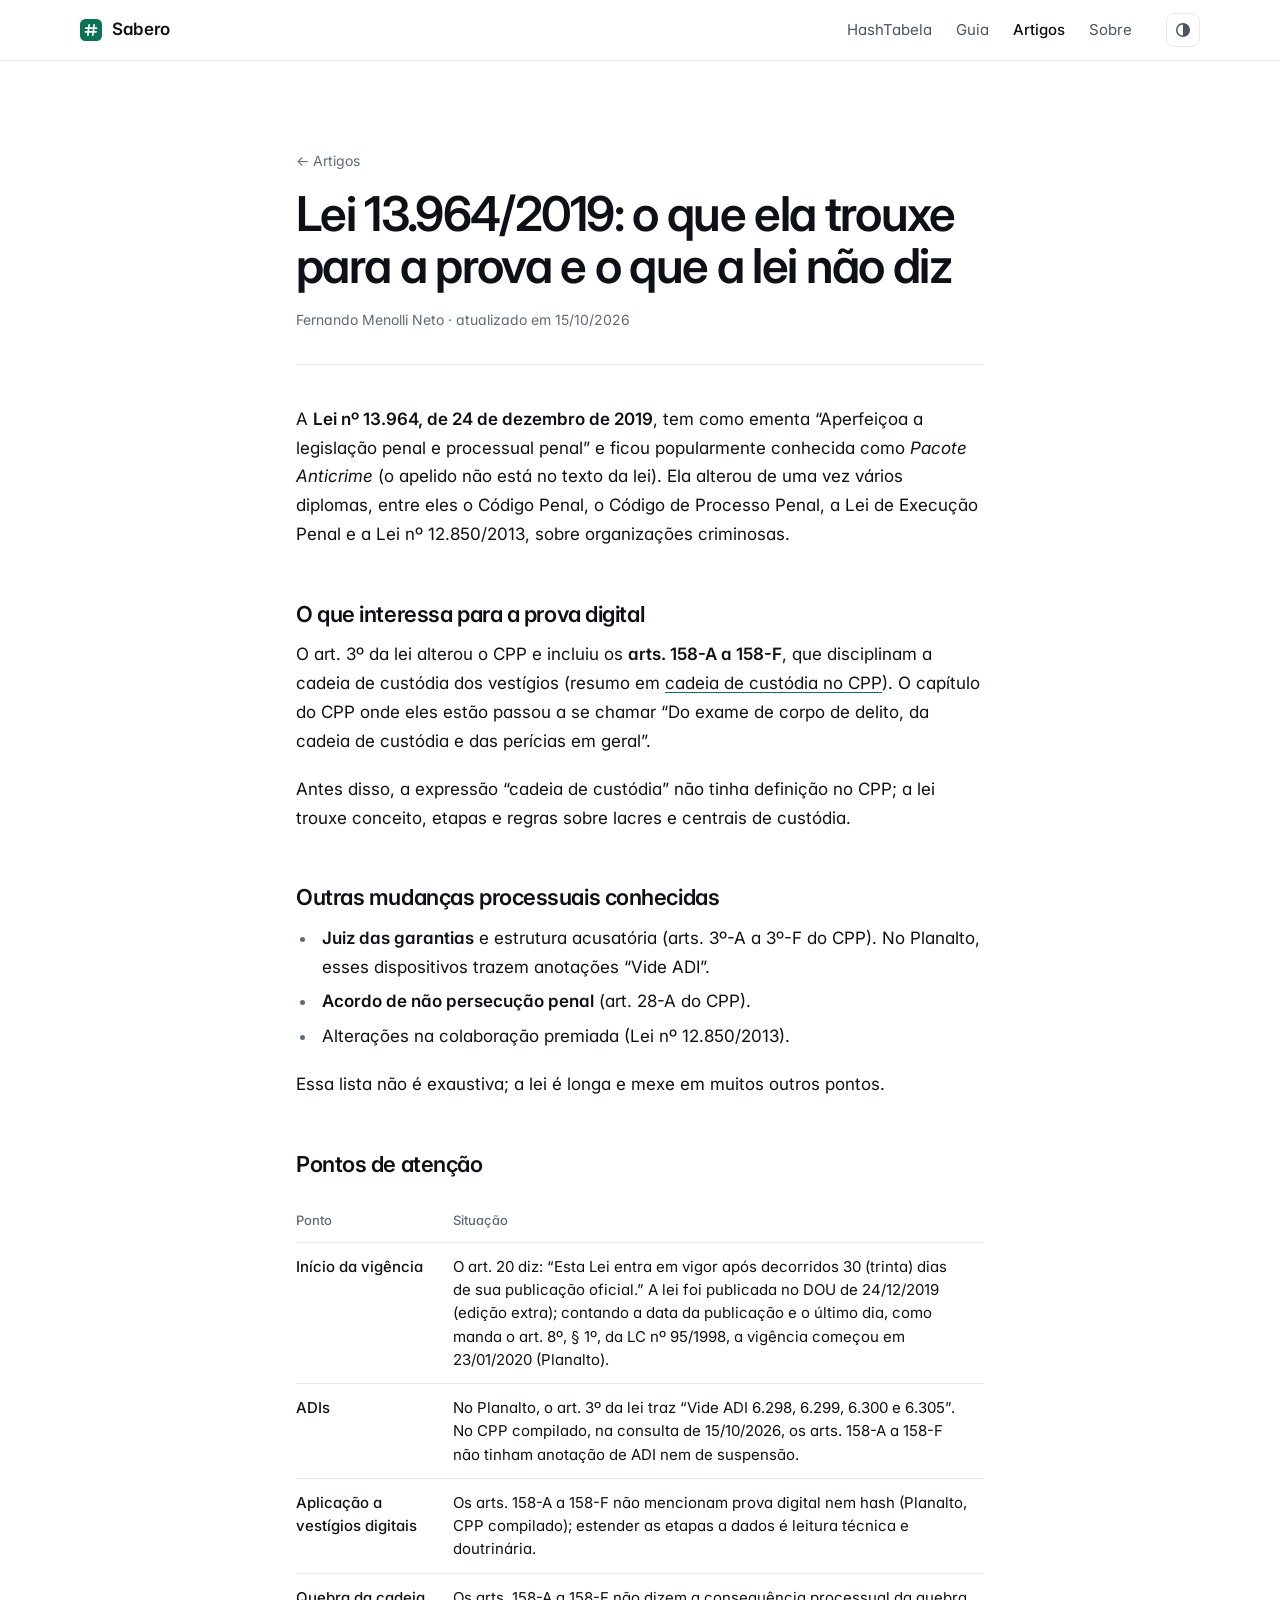
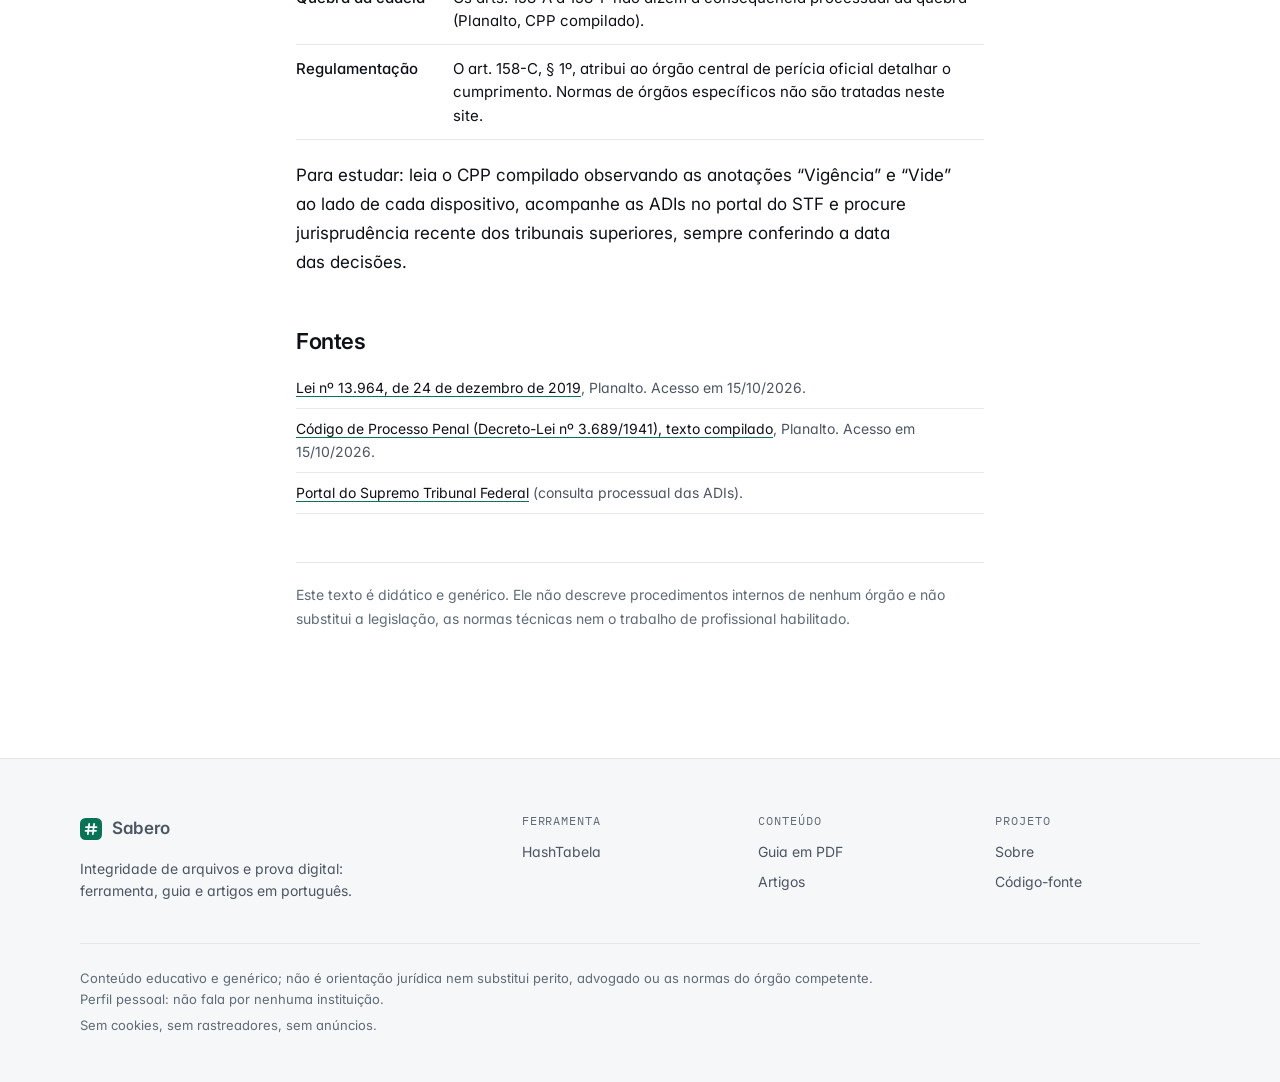
<file: artigos/lei-13964-2019-cadeia-de-custodia/index.html>
<!DOCTYPE html>
<html lang="pt-BR">
<head>
<meta charset="utf-8">
<meta name="viewport" content="width=device-width, initial-scale=1">
<title>Lei 13.964/2019: o que ela trouxe para a prova e o que a lei não diz · Sabero</title>
<meta name="description" content="A Lei 13.964/2019, conhecida como Pacote Anticrime, incluiu a cadeia de custódia no CPP. Datas, principais mudanças processuais e os pontos que a lei não resolve.">
<meta name="author" content="Fernando Menolli Neto">
<link rel="canonical" href="https://sabero.io/artigos/lei-13964-2019-cadeia-de-custodia/">
<meta name="theme-color" content="#ffffff" media="(prefers-color-scheme: light)">
<meta name="theme-color" content="#0b0d10" media="(prefers-color-scheme: dark)">
<meta property="og:site_name" content="Sabero">
<meta property="og:locale" content="pt_BR">
<meta property="og:type" content="article">
<meta property="og:title" content="Lei 13.964/2019: o que ela trouxe para a prova e o que a lei não diz · Sabero">
<meta property="og:description" content="A Lei 13.964/2019, conhecida como Pacote Anticrime, incluiu a cadeia de custódia no CPP. Datas, principais mudanças processuais e os pontos que a lei não resolve.">
<meta property="og:url" content="https://sabero.io/artigos/lei-13964-2019-cadeia-de-custodia/">
<meta property="og:image" content="https://sabero.io/assets/og.png">
<meta property="og:image:width" content="1200">
<meta property="og:image:height" content="630">
<meta property="og:image:alt" content="Sabero: integridade de arquivos e prova digital">
<meta name="twitter:card" content="summary_large_image">
<meta name="referrer" content="strict-origin-when-cross-origin">
<link rel="icon" href="/favicon.svg" type="image/svg+xml">
<link rel="apple-touch-icon" href="/assets/apple-touch-icon.png">
<link rel="preload" href="/assets/fonts/inter.woff2" as="font" type="font/woff2" crossorigin>
<link rel="stylesheet" href="/assets/style.css">
<script>try{var t=localStorage.getItem("theme");if(t)document.documentElement.dataset.theme=t}catch(e){}</script>
<script type="application/ld+json">{"@context": "https://schema.org", "@type": "Article", "headline": "Lei 13.964/2019: o que ela trouxe para a prova e o que a lei não diz", "inLanguage": "pt-BR", "dateModified": "2026-10-15", "author": {"@type": "Person", "name": "Fernando Menolli Neto"}, "publisher": {"@type": "Organization", "name": "Sabero", "url": "https://sabero.io/"}, "mainEntityOfPage": "https://sabero.io/artigos/lei-13964-2019-cadeia-de-custodia/"}</script>
</head>
<body>
<a class="skip" href="#main">Pular para o conteúdo</a>
<header class="hd"><div class="wrap">
<a class="brand" href="/" aria-label="Sabero, página inicial"><svg width="22" height="22" viewBox="0 0 24 24" aria-hidden="true"><rect width="24" height="24" rx="6" fill="var(--acc)"/><path d="M10 6.5 8.6 17.5M15.4 6.5 14 17.5M6.5 10h11.5M6 14h11.5" stroke="var(--bg)" stroke-width="1.9" stroke-linecap="round"/></svg>Sabero</a>
<nav class="nav" aria-label="Principal"><a href="/hash/">HashTabela</a><a href="/guia/">Guia</a><a href="/artigos/" aria-current="page">Artigos</a><a href="/sobre/">Sobre</a></nav>
<button class="theme" type="button" aria-label="Alternar tema claro ou escuro" title="Alternar tema"><svg width="16" height="16" viewBox="0 0 16 16" aria-hidden="true"><circle cx="8" cy="8" r="6.25" fill="none" stroke="currentColor" stroke-width="1.5"/><path d="M8 1.75a6.25 6.25 0 0 1 0 12.5z" fill="currentColor"/></svg></button>
</div></header>
<main id="main" class="wrap page">
<article class="prose">
<p class="crumb"><a href="/artigos/">Artigos</a></p>
<h1>Lei 13.964/2019: o que ela trouxe para a prova e o que a lei não diz</h1>
<p class="meta">Fernando Menolli Neto · atualizado em 15/10/2026</p>
<p>A <strong>Lei nº 13.964, de 24 de dezembro de 2019</strong>, tem como ementa “Aperfeiçoa a legislação penal e processual penal” e ficou popularmente conhecida como <em>Pacote Anticrime</em> (o apelido não está no texto da lei). Ela alterou de uma vez vários diplomas, entre eles o Código Penal, o Código de Processo Penal, a Lei de Execução Penal e a Lei nº 12.850/2013, sobre organizações criminosas.</p>

<h2>O que interessa para a prova digital</h2>
<p>O art. 3º da lei alterou o CPP e incluiu os <strong>arts. 158-A a 158-F</strong>, que disciplinam a cadeia de custódia dos vestígios (resumo em <a href="/artigos/cadeia-de-custodia-cpp-158-a-158-f/">cadeia de custódia no CPP</a>). O capítulo do CPP onde eles estão passou a se chamar “Do exame de corpo de delito, da cadeia de custódia e das perícias em geral”.</p>
<p>Antes disso, a expressão “cadeia de custódia” não tinha definição no CPP; a lei trouxe conceito, etapas e regras sobre lacres e centrais de custódia.</p>

<h2>Outras mudanças processuais conhecidas</h2>
<ul>
<li><strong>Juiz das garantias</strong> e estrutura acusatória (arts. 3º-A a 3º-F do CPP). No Planalto, esses dispositivos trazem anotações “Vide ADI”.</li>
<li><strong>Acordo de não persecução penal</strong> (art. 28-A do CPP).</li>
<li>Alterações na colaboração premiada (Lei nº 12.850/2013).</li>
</ul>
<p>Essa lista não é exaustiva; a lei é longa e mexe em muitos outros pontos.</p>

<h2>Pontos de atenção</h2>
<table>
<thead><tr><th>Ponto</th><th>Situação</th></tr></thead>
<tbody>
<tr><td>Início da vigência</td><td>O art. 20 diz: “Esta Lei entra em vigor após decorridos 30 (trinta) dias de sua publicação oficial.” A lei foi publicada no DOU de 24/12/2019 (edição extra); contando a data da publicação e o último dia, como manda o art. 8º, § 1º, da LC nº 95/1998, a vigência começou em 23/01/2020 (Planalto).</td></tr>
<tr><td>ADIs</td><td>No Planalto, o art. 3º da lei traz “Vide ADI 6.298, 6.299, 6.300 e 6.305”. No CPP compilado, na consulta de 15/10/2026, os arts. 158-A a 158-F não tinham anotação de ADI nem de suspensão.</td></tr>
<tr><td>Aplicação a vestígios digitais</td><td>Os arts. 158-A a 158-F não mencionam prova digital nem hash (Planalto, CPP compilado); estender as etapas a dados é leitura técnica e doutrinária.</td></tr>
<tr><td>Quebra da cadeia</td><td>Os arts. 158-A a 158-F não dizem a consequência processual da quebra (Planalto, CPP compilado).</td></tr>
<tr><td>Regulamentação</td><td>O art. 158-C, § 1º, atribui ao órgão central de perícia oficial detalhar o cumprimento. Normas de órgãos específicos não são tratadas neste site.</td></tr>
</tbody>
</table>
<p>Para estudar: leia o CPP compilado observando as anotações “Vigência” e “Vide” ao lado de cada dispositivo, acompanhe as ADIs no portal do STF e procure jurisprudência recente dos tribunais superiores, sempre conferindo a data das decisões.</p>
<h2>Fontes</h2>
<ul class="src"><li><a href="https://www.planalto.gov.br/ccivil_03/_ato2019-2022/2019/lei/l13964.htm">Lei nº 13.964, de 24 de dezembro de 2019</a>, Planalto. Acesso em 15/10/2026.</li><li><a href="https://www.planalto.gov.br/ccivil_03/decreto-lei/del3689.htm">Código de Processo Penal (Decreto-Lei nº 3.689/1941), texto compilado</a>, Planalto. Acesso em 15/10/2026.</li><li><a href="https://portal.stf.jus.br/">Portal do Supremo Tribunal Federal</a> (consulta processual das ADIs).</li></ul>
<p class="note">Este texto é didático e genérico. Ele não descreve procedimentos internos de nenhum órgão e não substitui a legislação, as normas técnicas nem o trabalho de profissional habilitado.</p>
</article>
</main>
<footer class="ft"><div class="wrap">
<div class="ft-top">
<div><a class="brand" href="/"><svg width="22" height="22" viewBox="0 0 24 24" aria-hidden="true"><rect width="24" height="24" rx="6" fill="var(--acc)"/><path d="M10 6.5 8.6 17.5M15.4 6.5 14 17.5M6.5 10h11.5M6 14h11.5" stroke="var(--bg)" stroke-width="1.9" stroke-linecap="round"/></svg>Sabero</a><p>Integridade de arquivos e prova digital: ferramenta, guia e artigos em português.</p></div>
<div><h2>Ferramenta</h2><ul><li><a href="/hash/">HashTabela</a></li></ul></div>
<div><h2>Conteúdo</h2><ul><li><a href="/guia/">Guia em PDF</a></li><li><a href="/artigos/">Artigos</a></li></ul></div>
<div><h2>Projeto</h2><ul><li><a href="/sobre/">Sobre</a></li><li><a href="https://github.com/fernandomenolli/hashtabela">Código-fonte</a></li></ul></div>
</div>
<div class="ft-legal">
<p>Conteúdo educativo e genérico; não é orientação jurídica nem substitui perito, advogado ou as normas do órgão competente. Perfil pessoal: não fala por nenhuma instituição.</p>
<p>Sem cookies, sem rastreadores, sem anúncios.</p>
</div>
</div></footer>
<script>document.querySelector(".theme").onclick=function(){var d=document.documentElement,k=d.dataset.theme,n=(k?k=="dark":matchMedia("(prefers-color-scheme: dark)").matches)?"light":"dark";d.dataset.theme=n;try{localStorage.setItem("theme",n)}catch(e){}}</script>
</body>
</html>
</file>
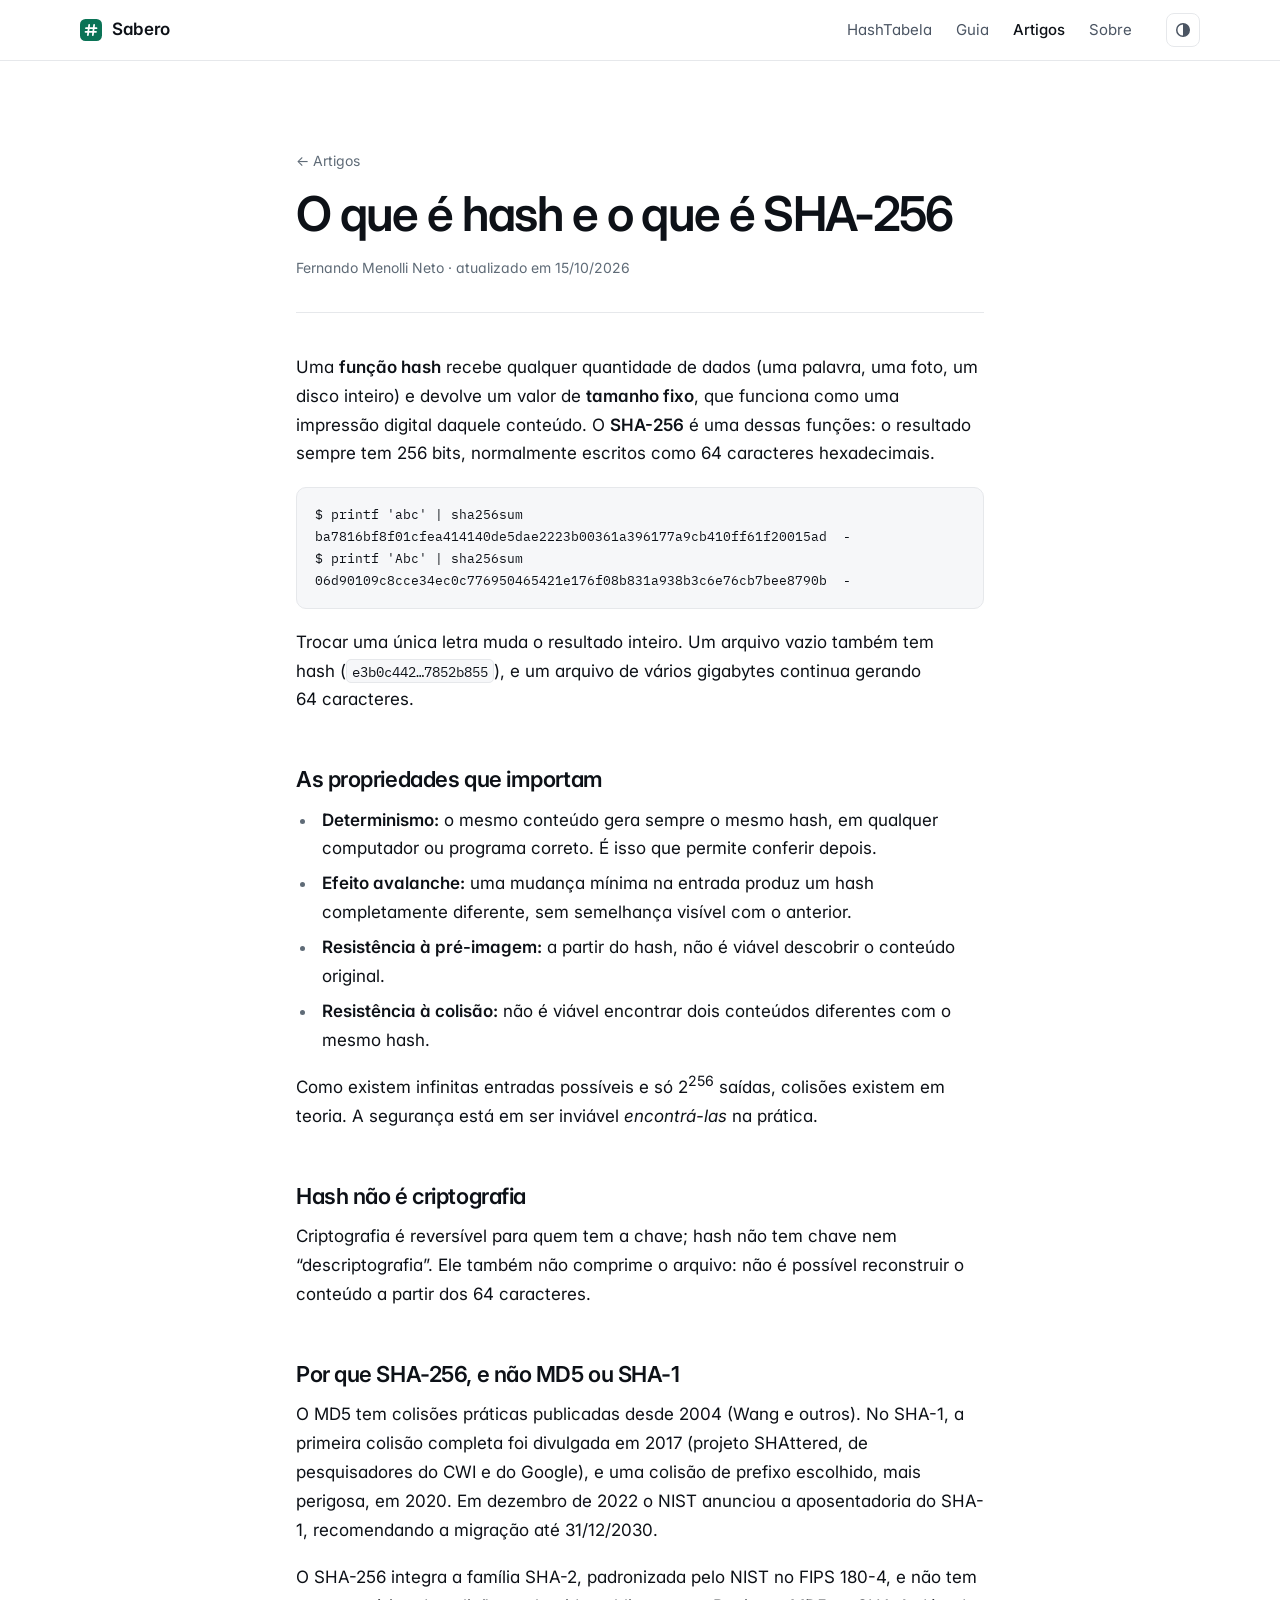
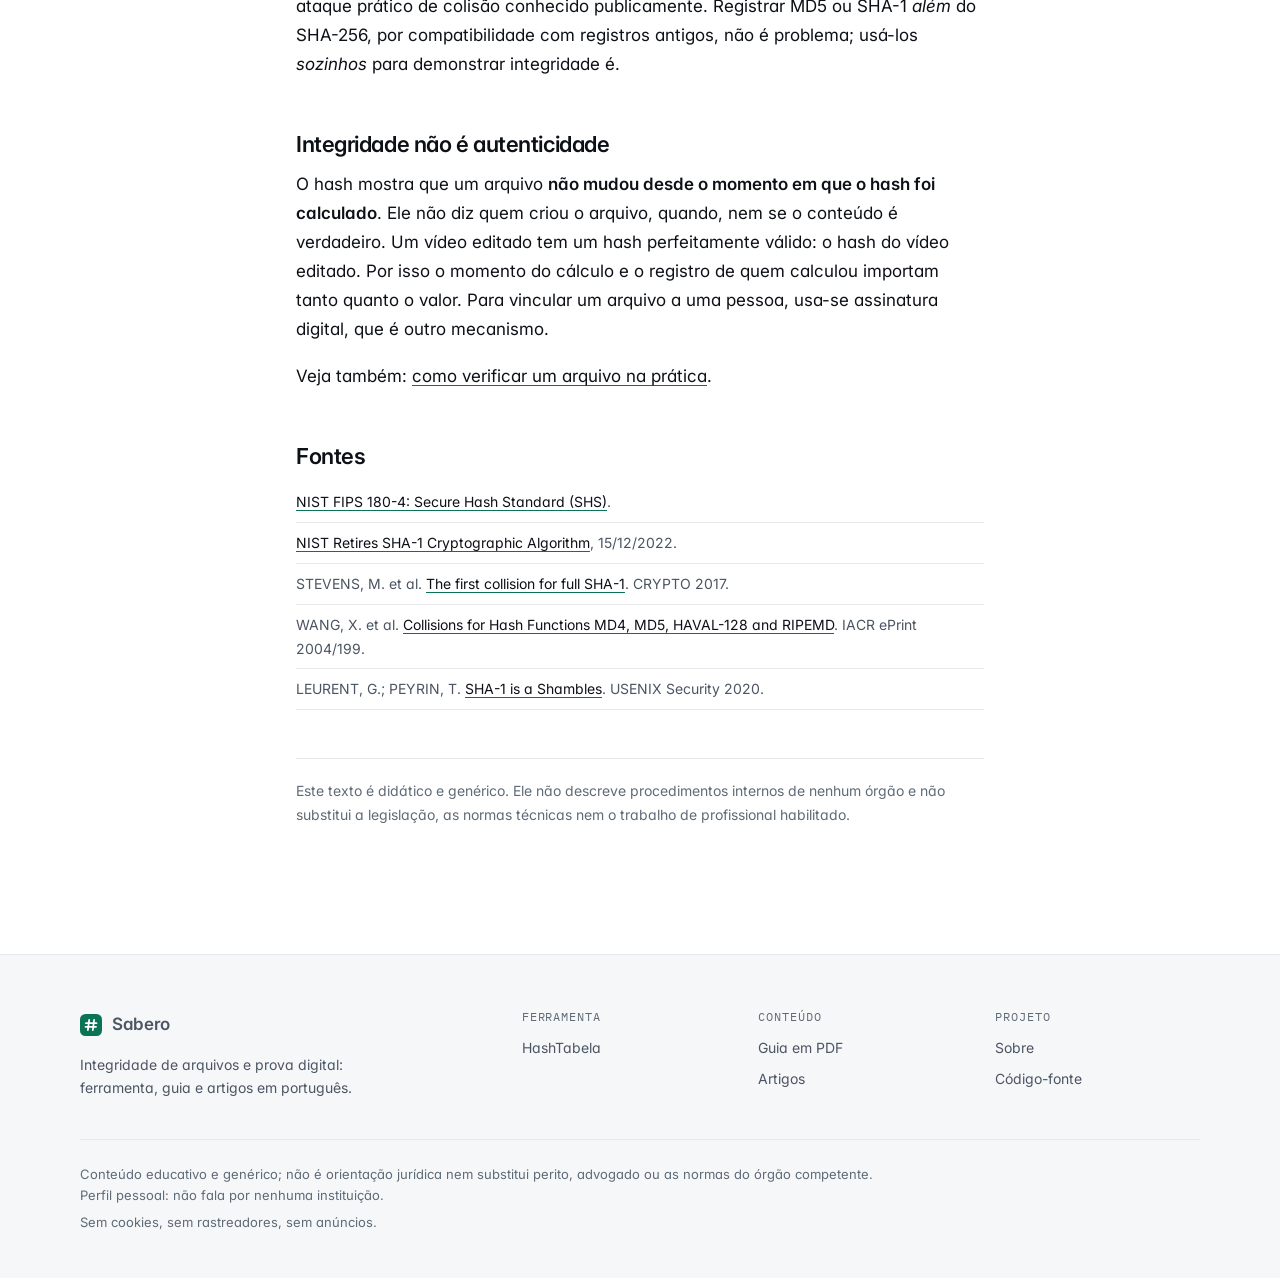
<file: artigos/o-que-e-hash-sha-256/index.html>
<!DOCTYPE html>
<html lang="pt-BR">
<head>
<meta charset="utf-8">
<meta name="viewport" content="width=device-width, initial-scale=1">
<title>O que é hash e o que é SHA-256 · Sabero</title>
<meta name="description" content="Função hash explicada sem mistério: tamanho fixo, efeito avalanche, colisões, por que MD5 e SHA-1 ficaram para trás e por que hash prova integridade, não autenticidade.">
<meta name="author" content="Fernando Menolli Neto">
<link rel="canonical" href="https://sabero.io/artigos/o-que-e-hash-sha-256/">
<meta name="theme-color" content="#ffffff" media="(prefers-color-scheme: light)">
<meta name="theme-color" content="#0b0d10" media="(prefers-color-scheme: dark)">
<meta property="og:site_name" content="Sabero">
<meta property="og:locale" content="pt_BR">
<meta property="og:type" content="article">
<meta property="og:title" content="O que é hash e o que é SHA-256 · Sabero">
<meta property="og:description" content="Função hash explicada sem mistério: tamanho fixo, efeito avalanche, colisões, por que MD5 e SHA-1 ficaram para trás e por que hash prova integridade, não autenticidade.">
<meta property="og:url" content="https://sabero.io/artigos/o-que-e-hash-sha-256/">
<meta property="og:image" content="https://sabero.io/assets/og.png">
<meta property="og:image:width" content="1200">
<meta property="og:image:height" content="630">
<meta property="og:image:alt" content="Sabero: integridade de arquivos e prova digital">
<meta name="twitter:card" content="summary_large_image">
<meta name="referrer" content="strict-origin-when-cross-origin">
<link rel="icon" href="/favicon.svg" type="image/svg+xml">
<link rel="apple-touch-icon" href="/assets/apple-touch-icon.png">
<link rel="preload" href="/assets/fonts/inter.woff2" as="font" type="font/woff2" crossorigin>
<link rel="stylesheet" href="/assets/style.css">
<script>try{var t=localStorage.getItem("theme");if(t)document.documentElement.dataset.theme=t}catch(e){}</script>
<script type="application/ld+json">{"@context": "https://schema.org", "@type": "Article", "headline": "O que é hash e o que é SHA-256", "inLanguage": "pt-BR", "dateModified": "2026-10-15", "author": {"@type": "Person", "name": "Fernando Menolli Neto"}, "publisher": {"@type": "Organization", "name": "Sabero", "url": "https://sabero.io/"}, "mainEntityOfPage": "https://sabero.io/artigos/o-que-e-hash-sha-256/"}</script>
</head>
<body>
<a class="skip" href="#main">Pular para o conteúdo</a>
<header class="hd"><div class="wrap">
<a class="brand" href="/" aria-label="Sabero, página inicial"><svg width="22" height="22" viewBox="0 0 24 24" aria-hidden="true"><rect width="24" height="24" rx="6" fill="var(--acc)"/><path d="M10 6.5 8.6 17.5M15.4 6.5 14 17.5M6.5 10h11.5M6 14h11.5" stroke="var(--bg)" stroke-width="1.9" stroke-linecap="round"/></svg>Sabero</a>
<nav class="nav" aria-label="Principal"><a href="/hash/">HashTabela</a><a href="/guia/">Guia</a><a href="/artigos/" aria-current="page">Artigos</a><a href="/sobre/">Sobre</a></nav>
<button class="theme" type="button" aria-label="Alternar tema claro ou escuro" title="Alternar tema"><svg width="16" height="16" viewBox="0 0 16 16" aria-hidden="true"><circle cx="8" cy="8" r="6.25" fill="none" stroke="currentColor" stroke-width="1.5"/><path d="M8 1.75a6.25 6.25 0 0 1 0 12.5z" fill="currentColor"/></svg></button>
</div></header>
<main id="main" class="wrap page">
<article class="prose">
<p class="crumb"><a href="/artigos/">Artigos</a></p>
<h1>O que é hash e o que é SHA-256</h1>
<p class="meta">Fernando Menolli Neto · atualizado em 15/10/2026</p>
<p>Uma <strong>função hash</strong> recebe qualquer quantidade de dados (uma palavra, uma foto, um disco inteiro) e devolve um valor de <strong>tamanho fixo</strong>, que funciona como uma impressão digital daquele conteúdo. O <strong>SHA-256</strong> é uma dessas funções: o resultado sempre tem 256 bits, normalmente escritos como 64 caracteres hexadecimais.</p>
<pre><code>$ printf 'abc' | sha256sum
ba7816bf8f01cfea414140de5dae2223b00361a396177a9cb410ff61f20015ad  -
$ printf 'Abc' | sha256sum
06d90109c8cce34ec0c776950465421e176f08b831a938b3c6e76cb7bee8790b  -</code></pre>
<p>Trocar uma única letra muda o resultado inteiro. Um arquivo vazio também tem hash (<code>e3b0c442…7852b855</code>), e um arquivo de vários gigabytes continua gerando 64 caracteres.</p>

<h2>As propriedades que importam</h2>
<ul>
<li><strong>Determinismo:</strong> o mesmo conteúdo gera sempre o mesmo hash, em qualquer computador ou programa correto. É isso que permite conferir depois.</li>
<li><strong>Efeito avalanche:</strong> uma mudança mínima na entrada produz um hash completamente diferente, sem semelhança visível com o anterior.</li>
<li><strong>Resistência à pré-imagem:</strong> a partir do hash, não é viável descobrir o conteúdo original.</li>
<li><strong>Resistência à colisão:</strong> não é viável encontrar dois conteúdos diferentes com o mesmo hash.</li>
</ul>
<p>Como existem infinitas entradas possíveis e só 2<sup>256</sup> saídas, colisões existem em teoria. A segurança está em ser inviável <em>encontrá-las</em> na prática.</p>

<h2>Hash não é criptografia</h2>
<p>Criptografia é reversível para quem tem a chave; hash não tem chave nem “descriptografia”. Ele também não comprime o arquivo: não é possível reconstruir o conteúdo a partir dos 64 caracteres.</p>

<h2>Por que SHA-256, e não MD5 ou SHA-1</h2>
<p>O MD5 tem colisões práticas publicadas desde 2004 (Wang e outros). No SHA-1, a primeira colisão completa foi divulgada em 2017 (projeto SHAttered, de pesquisadores do CWI e do Google), e uma colisão de prefixo escolhido, mais perigosa, em 2020. Em dezembro de 2022 o NIST anunciou a aposentadoria do SHA-1, recomendando a migração até 31/12/2030.</p>
<p>O SHA-256 integra a família SHA-2, padronizada pelo NIST no FIPS 180-4, e não tem ataque prático de colisão conhecido publicamente. Registrar MD5 ou SHA-1 <em>além</em> do SHA-256, por compatibilidade com registros antigos, não é problema; usá-los <em>sozinhos</em> para demonstrar integridade é.</p>

<h2>Integridade não é autenticidade</h2>
<p>O hash mostra que um arquivo <strong>não mudou desde o momento em que o hash foi calculado</strong>. Ele não diz quem criou o arquivo, quando, nem se o conteúdo é verdadeiro. Um vídeo editado tem um hash perfeitamente válido: o hash do vídeo editado. Por isso o momento do cálculo e o registro de quem calculou importam tanto quanto o valor. Para vincular um arquivo a uma pessoa, usa-se assinatura digital, que é outro mecanismo.</p>
<p>Veja também: <a href="/artigos/como-verificar-sha256sum-certutil/">como verificar um arquivo na prática</a>.</p>
<h2>Fontes</h2>
<ul class="src"><li><a href="https://csrc.nist.gov/pubs/fips/180-4/upd1/final">NIST FIPS 180-4: Secure Hash Standard (SHS)</a>.</li><li><a href="https://www.nist.gov/news-events/news/2022/12/nist-retires-sha-1-cryptographic-algorithm">NIST Retires SHA-1 Cryptographic Algorithm</a>, 15/12/2022.</li><li>STEVENS, M. et al. <a href="https://eprint.iacr.org/2017/190">The first collision for full SHA-1</a>. CRYPTO 2017.</li><li>WANG, X. et al. <a href="https://eprint.iacr.org/2004/199">Collisions for Hash Functions MD4, MD5, HAVAL-128 and RIPEMD</a>. IACR ePrint 2004/199.</li><li>LEURENT, G.; PEYRIN, T. <a href="https://eprint.iacr.org/2020/014">SHA-1 is a Shambles</a>. USENIX Security 2020.</li></ul>
<p class="note">Este texto é didático e genérico. Ele não descreve procedimentos internos de nenhum órgão e não substitui a legislação, as normas técnicas nem o trabalho de profissional habilitado.</p>
</article>
</main>
<footer class="ft"><div class="wrap">
<div class="ft-top">
<div><a class="brand" href="/"><svg width="22" height="22" viewBox="0 0 24 24" aria-hidden="true"><rect width="24" height="24" rx="6" fill="var(--acc)"/><path d="M10 6.5 8.6 17.5M15.4 6.5 14 17.5M6.5 10h11.5M6 14h11.5" stroke="var(--bg)" stroke-width="1.9" stroke-linecap="round"/></svg>Sabero</a><p>Integridade de arquivos e prova digital: ferramenta, guia e artigos em português.</p></div>
<div><h2>Ferramenta</h2><ul><li><a href="/hash/">HashTabela</a></li></ul></div>
<div><h2>Conteúdo</h2><ul><li><a href="/guia/">Guia em PDF</a></li><li><a href="/artigos/">Artigos</a></li></ul></div>
<div><h2>Projeto</h2><ul><li><a href="/sobre/">Sobre</a></li><li><a href="https://github.com/fernandomenolli/hashtabela">Código-fonte</a></li></ul></div>
</div>
<div class="ft-legal">
<p>Conteúdo educativo e genérico; não é orientação jurídica nem substitui perito, advogado ou as normas do órgão competente. Perfil pessoal: não fala por nenhuma instituição.</p>
<p>Sem cookies, sem rastreadores, sem anúncios.</p>
</div>
</div></footer>
<script>document.querySelector(".theme").onclick=function(){var d=document.documentElement,k=d.dataset.theme,n=(k?k=="dark":matchMedia("(prefers-color-scheme: dark)").matches)?"light":"dark";d.dataset.theme=n;try{localStorage.setItem("theme",n)}catch(e){}}</script>
</body>
</html>
</file>
<file: assets/style.css>
/* Sabero · design system. /hash/ embute uma cópia deste arquivo (precisa funcionar offline). */
@font-face{font-family:Inter;src:url(/assets/fonts/inter.woff2) format("woff2");font-weight:100 900;font-style:normal;font-display:swap}
@font-face{font-family:Inter;src:url(/assets/fonts/inter-italic.woff2) format("woff2");font-weight:100 900;font-style:italic;font-display:swap}
@font-face{font-family:"Plex Mono";src:url(/assets/fonts/plex-mono.woff2) format("woff2");font-weight:400;font-display:swap}

:root{
 color-scheme:light dark;
 --bg:light-dark(#fff,#0b0d10);
 --bg-2:light-dark(#f6f7f9,#12151a);
 --line:light-dark(#e6e8eb,#1f242b);
 --line-2:light-dark(#d4d8dd,#2c333b);
 --field:light-dark(#868f99,#59636e);
 --fg:light-dark(#0d1117,#e8ebef);
 --fg-2:light-dark(#4b5563,#a3adb8);
 --fg-3:light-dark(#5f6b77,#8b95a1);
 --acc:light-dark(#0a7356,#3ccf91);
 --acc-bg:light-dark(#e8f5ef,#0f2a20);
 --bad:light-dark(#c0262d,#ff7b7b);
 --warn:light-dark(#8f5300,#e3a73f);
 --sans:Inter,ui-sans-serif,system-ui,-apple-system,"Segoe UI",Roboto,sans-serif;
 --mono:"Plex Mono",ui-monospace,SFMono-Regular,Menlo,Consolas,monospace;
 --r:10px;
 --gut:clamp(20px,4vw,40px);
 --ease:cubic-bezier(.2,.7,.2,1);
}
:root[data-theme=light]{color-scheme:light}
:root[data-theme=dark]{color-scheme:dark}

*,*::before,*::after{box-sizing:border-box}
html{-webkit-text-size-adjust:100%;scroll-padding-top:80px}
body{margin:0;background:var(--bg);color:var(--fg);font:400 16px/1.6 var(--sans);font-feature-settings:"cv11";-webkit-font-smoothing:antialiased;text-rendering:optimizeLegibility}
img{max-width:100%;height:auto;display:block}
a{color:inherit;text-decoration-color:var(--line-2);text-underline-offset:3px;text-decoration-thickness:1px;transition:color .15s,text-decoration-color .15s}
a:hover{text-decoration-color:currentColor}
:focus-visible{outline:2px solid var(--acc);outline-offset:3px;border-radius:4px}
::selection{background:var(--acc-bg)}
code,pre,kbd,.mono{font-family:var(--mono)}
h1,h2,h3{font-weight:600;letter-spacing:-.025em;line-height:1.15;margin:0;text-wrap:balance}
p{text-wrap:pretty}
.vh{position:absolute;width:1px;height:1px;overflow:hidden;clip:rect(0 0 0 0);white-space:nowrap}
.skip{position:absolute;left:var(--gut);top:-48px;z-index:20;padding:8px 12px;background:var(--fg);color:var(--bg);border-radius:6px}
.skip:focus{top:12px}

.wrap{max-width:1200px;margin:0 auto;padding:0 var(--gut)}

/* ---- Cabeçalho ---- */
.hd{position:sticky;top:0;z-index:10;background:color-mix(in srgb,var(--bg) 86%,transparent);backdrop-filter:saturate(1.4) blur(12px);-webkit-backdrop-filter:saturate(1.4) blur(12px);border-bottom:1px solid var(--line)}
.hd .wrap{display:flex;align-items:center;gap:24px;height:60px}
.brand{display:inline-flex;align-items:center;gap:10px;font-weight:600;font-size:1.0625rem;letter-spacing:-.02em;text-decoration:none;margin-right:auto}
.brand svg{flex:none}
.nav{display:flex;gap:4px}
.nav a{padding:6px 10px;border-radius:6px;color:var(--fg-2);font-size:.9375rem;text-decoration:none}
.nav a:hover{color:var(--fg);background:var(--bg-2)}
.nav a[aria-current]{color:var(--fg);font-weight:500}
.theme{display:grid;place-items:center;width:34px;height:34px;padding:0;border:1px solid var(--line);border-radius:8px;background:none;color:var(--fg-2);cursor:pointer;transition:color .15s,border-color .15s}
.theme:hover{color:var(--fg);border-color:var(--line-2)}
@media (max-width:640px){
 .hd .wrap{flex-wrap:wrap;height:auto;gap:0 12px;padding-top:10px}
 .nav{order:3;width:100%;margin:6px -10px 0;padding-bottom:6px;overflow-x:auto}
}

/* ---- Tipografia de apoio ---- */
.eyebrow{display:flex;align-items:center;gap:8px;margin:0 0 16px;font:400 .75rem/1 var(--mono);letter-spacing:.08em;text-transform:uppercase;color:var(--fg-3)}
.eyebrow::before{content:"";width:6px;height:6px;border-radius:1px;background:var(--acc)}
.lead{font-size:1.125rem;line-height:1.6;color:var(--fg-2);margin:20px 0 0;max-width:38em}
.note,.meta{color:var(--fg-3);font-size:.875rem}

/* ---- Botões ---- */
.btn{display:inline-flex;align-items:center;gap:8px;height:40px;padding:0 16px;border:1px solid var(--line-2);border-radius:8px;background:var(--bg);color:var(--fg);font:500 .9375rem/1 var(--sans);text-decoration:none;cursor:pointer;transition:background .15s,border-color .15s,transform .15s var(--ease)}
.btn:hover{border-color:var(--field);background:var(--bg-2)}
.btn.pri{background:var(--fg);border-color:var(--fg);color:var(--bg)}
.btn.pri:hover{background:color-mix(in srgb,var(--fg) 86%,var(--bg))}
.btn:active{transform:translateY(1px)}
.cta{display:flex;flex-wrap:wrap;align-items:center;gap:12px;margin:32px 0 0}
.arrow{display:inline-flex;align-items:center;gap:6px;font-weight:500;font-size:.9375rem;text-decoration:none;color:var(--fg)}
.arrow::after{content:"→";transition:transform .2s var(--ease)}
.arrow:hover::after,a:hover>.arrow::after{transform:translateX(3px)}

/* ---- Seções da home ---- */
.hero{display:grid;gap:40px 64px;align-items:start;padding-block:clamp(56px,9vw,112px) clamp(56px,8vw,96px)}
.hero h1{font-size:clamp(2.5rem,1.2rem + 4.6vw,4.5rem);letter-spacing:-.04em;line-height:1.02}
.sec{padding-block:clamp(56px,8vw,96px);border-top:1px solid var(--line)}
.sec-hd{display:flex;flex-wrap:wrap;align-items:end;justify-content:space-between;gap:16px 32px;margin-bottom:40px}
.sec-hd h2,.h2{font-size:clamp(1.625rem,1.1rem + 1.8vw,2.25rem);max-width:22em}
.sec-hd p{margin:12px 0 0;color:var(--fg-2);max-width:36em}
.split{display:grid;gap:40px}
@media (min-width:960px){
 .hero{grid-template-columns:minmax(0,1fr) minmax(0,1fr)}
 .hero-h{grid-column:1/-1}
 .hero .lead{margin-top:4px}
 .split{grid-template-columns:minmax(0,5fr) minmax(0,7fr);gap:64px;align-items:start}
}

/* Painel de terminal */
.term{border:1px solid var(--line);border-radius:12px;background:var(--bg-2);overflow:hidden;font:400 .875rem/1.8 var(--mono);box-shadow:0 1px 0 var(--line),0 24px 48px -32px rgb(0 0 0/.25)}
.term-hd{display:flex;justify-content:space-between;gap:12px;padding:10px 16px;border-bottom:1px solid var(--line);color:var(--fg-3);font-size:.75rem}
.term pre{margin:0;padding:18px 20px;white-space:pre-wrap;overflow-wrap:anywhere;color:var(--fg-2)}
.term .c{color:var(--fg)}
.term .ok{color:var(--acc)}
.term .bad{color:var(--bad)}

/* Ferramenta */
.facts{display:grid;gap:0;margin:0;padding:0;list-style:none;border-top:1px solid var(--line)}
.facts li{display:grid;grid-template-columns:7.5rem 1fr;gap:16px;padding:14px 0;border-bottom:1px solid var(--line);font-size:.9375rem;color:var(--fg-2)}
.facts b{font-weight:500;color:var(--fg)}
.figure{margin:0;border:1px solid var(--line);border-radius:12px;background:var(--bg);overflow:hidden}
.figure figcaption{padding:12px 16px;border-top:1px solid var(--line);font-size:.8125rem;color:var(--fg-3)}
.sheet{width:100%;border-collapse:collapse;font-size:.8125rem}
.sheet th{white-space:nowrap;font-weight:500;color:var(--fg-3);text-align:left;background:var(--bg-2)}
.sheet th,.sheet td{padding:10px 16px;border-bottom:1px solid var(--line);vertical-align:top}
.sheet tr:last-child td{border-bottom:0}
.sheet td.mono{font-size:.75rem;word-break:break-all;color:var(--fg-2)}
.sheet .num{text-align:right;white-space:nowrap;font-variant-numeric:tabular-nums}
@media (max-width:560px){.sheet .opt{display:none}}

/* Guia em destaque */
.guide{display:grid;gap:40px;align-items:center}
.cover{justify-self:center;width:min(100%,320px);border:1px solid var(--line);border-radius:4px;box-shadow:0 1px 2px rgb(0 0 0/.06),0 24px 48px -24px rgb(0 0 0/.3);transition:transform .3s var(--ease)}
a:hover>.cover{transform:translateY(-3px)}
@media (min-width:860px){.guide{grid-template-columns:minmax(0,4fr) minmax(0,7fr);gap:72px}}
.toc{columns:2 16rem;column-gap:32px;margin:24px 0 0;padding:0;list-style:none;counter-reset:t;font-size:.9375rem;color:var(--fg-2)}
.toc li{counter-increment:t;break-inside:avoid;padding:6px 0;display:flex;gap:12px}
.toc li::before{content:counter(t,decimal-leading-zero);font:400 .75rem/1.9 var(--mono);color:var(--fg-3)}
.hash{display:block;margin:24px 0 0;padding:12px 14px;border:1px solid var(--line);border-radius:8px;background:var(--bg-2);font:400 .8125rem/1.6 var(--mono);word-break:break-all;color:var(--fg-2)}
.hash b{display:block;font-weight:400;color:var(--fg-3);font-size:.75rem;letter-spacing:.06em;text-transform:uppercase}

/* Lista de artigos (home e /artigos/) */
.posts{margin:0;padding:0;list-style:none;border-top:1px solid var(--line)}
.posts li{border-bottom:1px solid var(--line)}
.posts a{display:grid;gap:4px 32px;padding:24px 0;text-decoration:none}
.posts time{font:400 .8125rem/1.7 var(--mono);color:var(--fg-3)}
.posts h3{font-size:1.125rem;letter-spacing:-.015em;transition:color .15s}
.posts p{margin:0;color:var(--fg-2);font-size:.9375rem;max-width:44em}
.posts a:hover h3{color:var(--acc)}
.posts a>.arrow{display:none}
@media (min-width:860px){.posts a{grid-template-columns:9rem 1fr auto}.posts a>.arrow{display:inline-flex;grid-row:1/3;grid-column:3;align-self:center}.posts time{grid-row:1/3}}

/* Sobre curto */
.about-h h2{font-size:clamp(1.625rem,1.1rem + 1.8vw,2.25rem)}
.about p{font-size:1.25rem;line-height:1.55;letter-spacing:-.01em;margin:0 0 24px;max-width:30em}
.checks{margin:0;padding:0;list-style:none;font-size:.9375rem;color:var(--fg-2)}
.checks li{display:flex;gap:12px;padding:12px 0;border-bottom:1px solid var(--line)}
.checks li:first-child{border-top:1px solid var(--line)}
.checks li::before{content:"";flex:none;width:14px;height:8px;margin-top:6px;border:solid var(--acc);border-width:0 0 2px 2px;transform:rotate(-45deg) scale(.8)}

/* ---- Páginas de conteúdo ---- */
.page{padding-block:clamp(48px,7vw,88px) clamp(64px,9vw,112px)}
.prose{max-width:43rem;margin:0 auto;font-size:1.0625rem;line-height:1.7}
.prose>h1{font-size:clamp(2rem,1.3rem + 2.6vw,3rem);letter-spacing:-.035em;line-height:1.08;margin:0 0 4px}
.prose>.lead{margin:20px 0 0;font-size:1.1875rem}
.prose>.cta{margin:32px 0 8px}
.prose>.meta{margin:16px 0 40px;padding-bottom:32px;border-bottom:1px solid var(--line);font-size:.875rem}
.prose h2{font-size:1.375rem;letter-spacing:-.02em;margin:2.4em 0 .6em}
.prose p,.prose ul,.prose ol{margin:0 0 1.1em}
.prose ul,.prose ol{padding-left:1.25em}
.prose li{margin:.35em 0;padding-left:.25em}
.prose li::marker{color:var(--fg-3)}
.prose a{overflow-wrap:anywhere;color:var(--fg);text-decoration-color:var(--acc)}
.prose a:hover{color:var(--acc)}
.prose strong{font-weight:600}
.prose sup{line-height:0}
.crumb{margin:0 0 20px;font-size:.875rem}
.crumb a{color:var(--fg-3);text-decoration:none}
.crumb a::before{content:"← "}
.crumb a:hover{color:var(--fg)}
:not(pre)>code{font-size:.85em;padding:.12em .36em;border:1px solid var(--line);border-radius:5px;background:var(--bg-2)}
.prose pre{margin:1.4em 0;padding:16px 18px;border:1px solid var(--line);border-radius:var(--r);background:var(--bg-2);font-size:.8125rem;line-height:1.7;overflow-x:auto}
.prose pre code{white-space:pre-wrap;word-break:break-all}
.prose blockquote{margin:1.4em 0;padding:4px 0 4px 20px;border-left:2px solid var(--acc);color:var(--fg-2);font-size:1.0625rem}
.box{margin:1.4em 0;padding:16px 20px;border:1px solid var(--line);border-left:2px solid var(--warn);border-radius:0 var(--r) var(--r) 0;background:var(--bg-2);font-size:.9688rem}
.box p:last-child,.box ul:last-child{margin-bottom:0}
.steps{counter-reset:s;list-style:none;padding:0!important}
.steps>li{counter-increment:s;position:relative;padding:0 0 0 2.75em!important;margin:.8em 0}
.steps>li::before{content:counter(s,decimal-leading-zero);position:absolute;left:0;top:.15em;font:400 .8125rem/1.7 var(--mono);color:var(--acc)}
.prose table{width:100%;margin:1.4em 0;border-collapse:collapse;font-size:.9375rem;line-height:1.55;display:block;overflow-x:auto}
.prose th{font-weight:500;font-size:.8125rem;color:var(--fg-3);text-align:left}
.prose th,.prose td{padding:12px 16px 12px 0;border-bottom:1px solid var(--line);vertical-align:top}
.prose td:first-child{font-weight:500;min-width:9em}
.prose .src{padding:0;list-style:none;font-size:.875rem;color:var(--fg-2)}
.prose .src li{padding:8px 0;margin:0;border-bottom:1px solid var(--line)}
.prose>.note:last-child{margin-top:48px;padding-top:20px;border-top:1px solid var(--line)}

/* /artigos/ (índice) */
.index{max-width:52rem;margin:0 auto}
.index>h1{font-size:clamp(2rem,1.3rem + 2.6vw,3rem);letter-spacing:-.035em}
.index .lead{margin-bottom:48px}
.list{margin:0;padding:0;list-style:none;border-top:1px solid var(--line)}
.list li{position:relative;display:grid;gap:6px;padding:24px 40px 24px 0;border-bottom:1px solid var(--line)}
.list a{text-decoration:none;font-size:1.1875rem;letter-spacing:-.015em}
.list a strong{font-weight:600;transition:color .15s}
.list a::after{content:"→";position:absolute;inset:0;display:flex;align-items:center;justify-content:flex-end;color:var(--fg-3);transition:transform .2s var(--ease),color .15s}
.list li:hover a strong,.list li:hover a::after{color:var(--acc)}
.list li:hover a::after{transform:translateX(3px)}
.list span{color:var(--fg-2);font-size:.9375rem}

/* /guia/ */
.guia{display:grid;gap:48px;max-width:1040px;margin:0 auto}
.guia .prose{margin:0}
.guia aside{order:-1}
@media (min-width:900px){.guia{grid-template-columns:minmax(0,1fr) 280px;gap:80px}.guia aside{order:0;position:sticky;top:96px;align-self:start}}

/* ---- Rodapé ---- */
.ft{border-top:1px solid var(--line);background:var(--bg-2);font-size:.875rem;color:var(--fg-2)}
.ft-top{display:grid;gap:32px;padding:56px 0 40px}
.ft-top p{margin:12px 0 0;max-width:22em}
.ft h2{font:400 .75rem/1 var(--mono);letter-spacing:.08em;text-transform:uppercase;color:var(--fg-3);margin:0 0 14px}
.ft ul{margin:0;padding:0;list-style:none}
.ft li{margin:0 0 8px}
.ft a{text-decoration:none}
.ft a:hover{color:var(--fg)}
.ft-legal{padding:24px 0 40px;border-top:1px solid var(--line);color:var(--fg-3);font-size:.8125rem}
.ft-legal p{margin:0 0 6px;max-width:62em}
@media (min-width:760px){.ft-top{grid-template-columns:2fr 1fr 1fr 1fr}}

@media (prefers-reduced-motion:reduce){*,*::before,*::after{transition:none!important;scroll-behavior:auto!important}}
</file>
